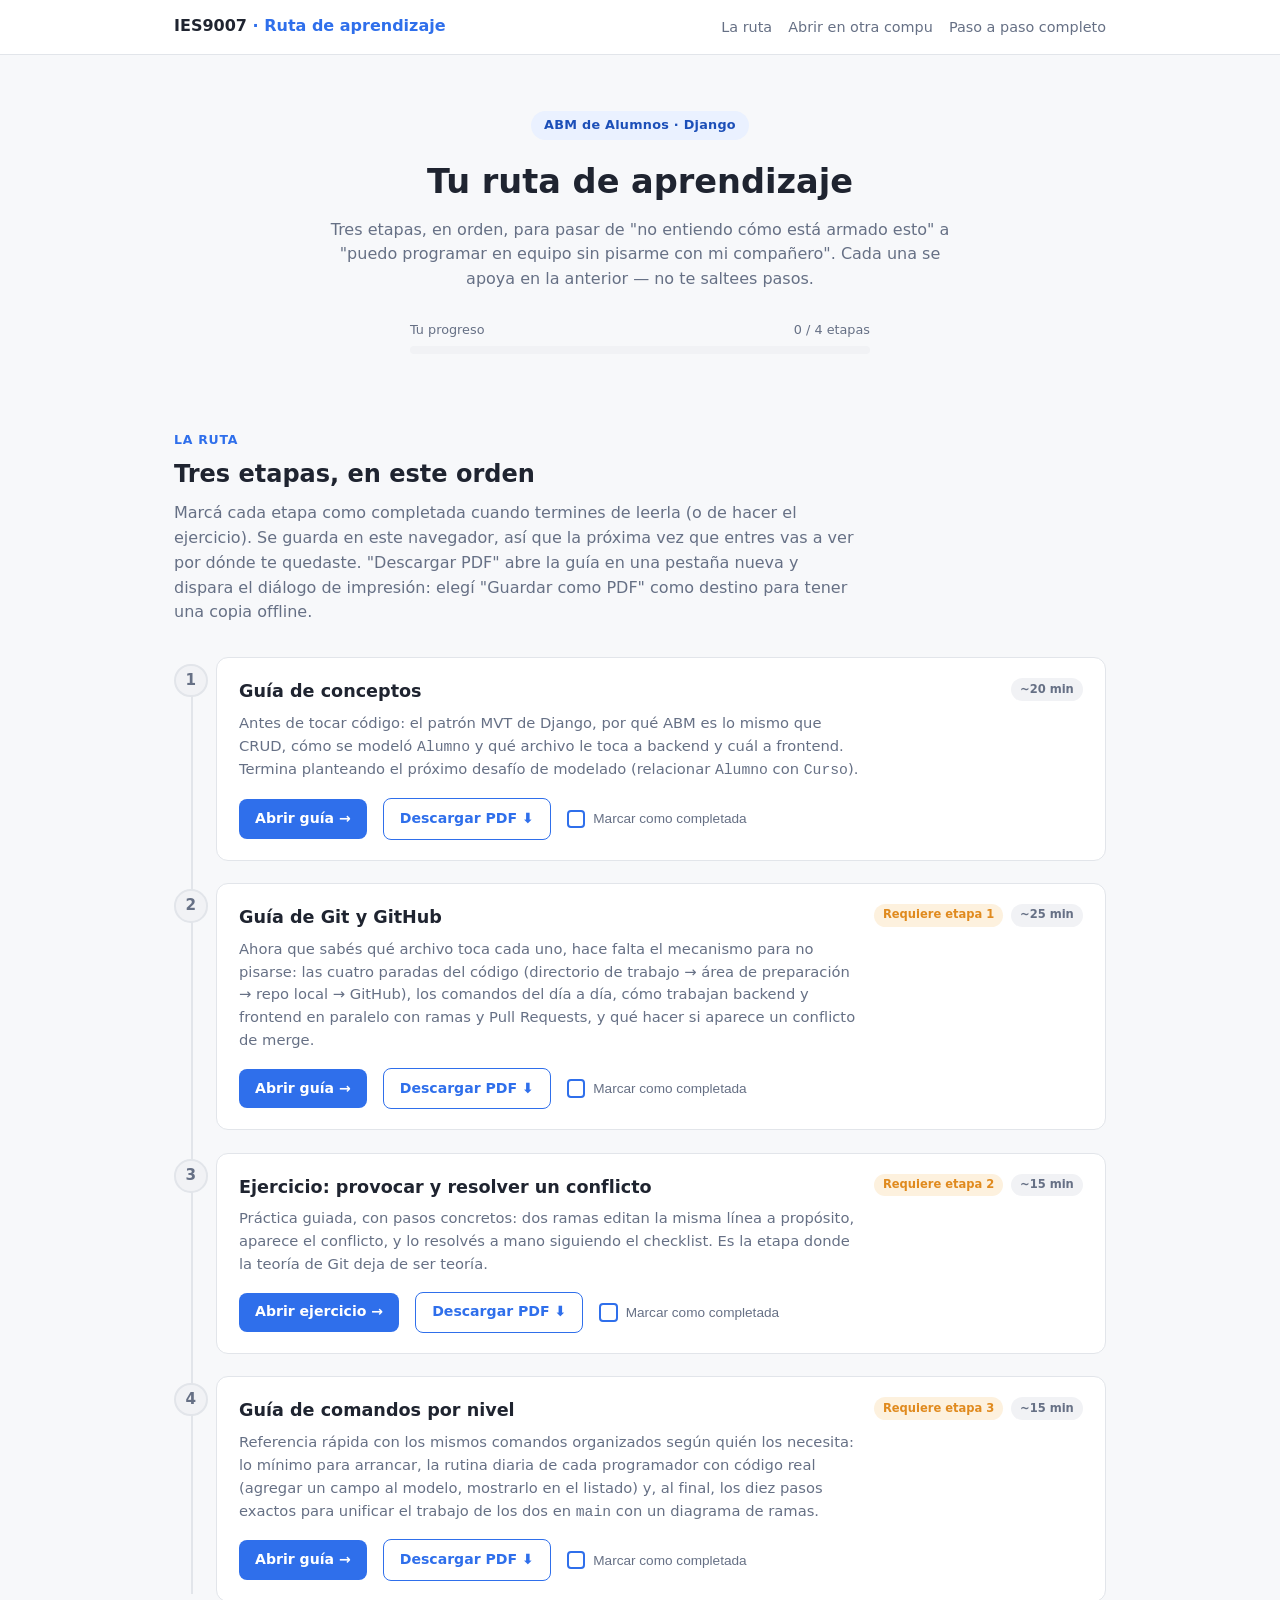
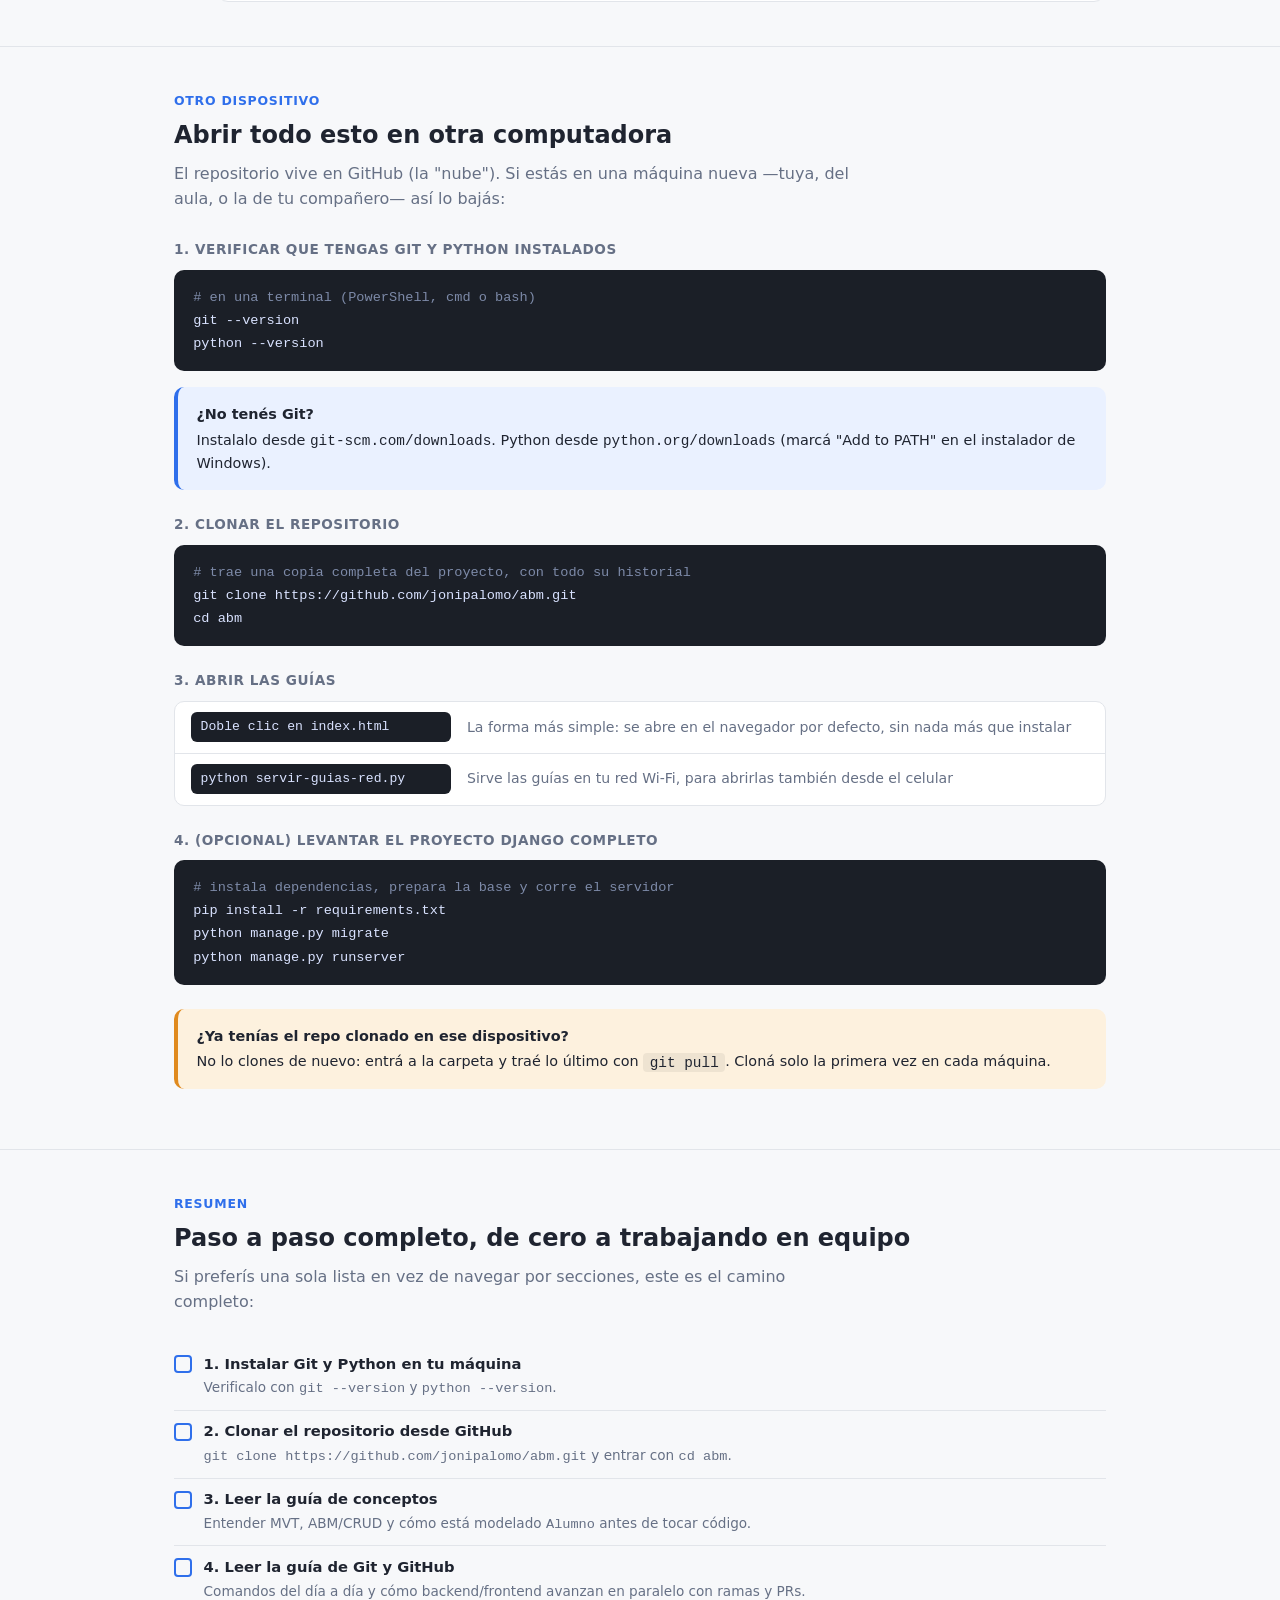
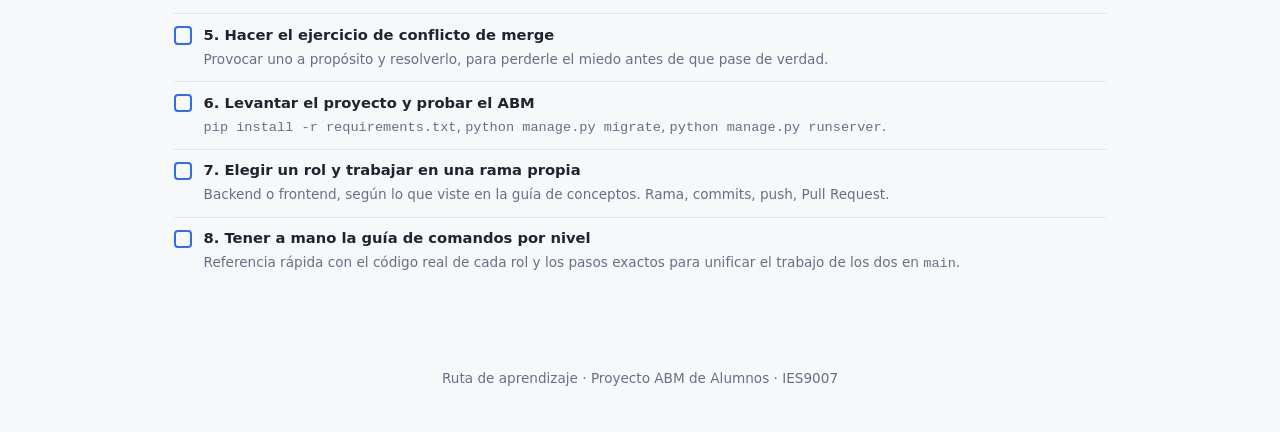
<file: index.html>
<!DOCTYPE html>
<html lang="es">
<head>
<meta charset="UTF-8">
<meta name="viewport" content="width=device-width, initial-scale=1.0">
<title>Ruta de aprendizaje · ABM de Alumnos</title>
<style>
  :root {
    --azul: #2f6feb;
    --azul-osc: #1c4fb8;
    --azul-claro: #eaf1ff;
    --verde: #1e9e5a;
    --verde-claro: #e6f6ee;
    --naranja: #e08a1e;
    --naranja-claro: #fdf1de;
    --violeta: #7c4fd6;
    --violeta-claro: #f2ecfc;
    --rojo: #d64545;
    --rojo-claro: #fbeaea;
    --gris: #667085;
    --gris-claro: #f1f2f5;
    --texto: #1f2430;
    --borde: #e2e5ea;
    --fondo: #f7f8fa;
    --tarjeta: #ffffff;
    --oscuro: #1b1f27;
  }

  * { box-sizing: border-box; }
  html { scroll-behavior: smooth; }

  body {
    margin: 0;
    font-family: system-ui, -apple-system, "Segoe UI", Arial, sans-serif;
    color: var(--texto);
    background: var(--fondo);
    line-height: 1.55;
  }

  .wrap { max-width: 980px; margin: 0 auto; padding: 0 1.5rem; }

  /* ---------- NAV ---------- */
  nav.topnav {
    position: sticky; top: 0; z-index: 10;
    background: var(--tarjeta);
    border-bottom: 1px solid var(--borde);
  }
  .topnav .wrap {
    display: flex; align-items: center; justify-content: space-between;
    padding: 0.9rem 1.5rem; gap: 1rem; flex-wrap: wrap;
  }
  .topnav .brand { font-weight: 700; color: var(--texto); }
  .topnav .brand span { color: var(--azul); }
  .topnav .links { display: flex; gap: 1rem; flex-wrap: wrap; font-size: 0.9rem; }
  .topnav .links a { color: var(--gris); text-decoration: none; }
  .topnav .links a:hover { color: var(--azul); }

  /* ---------- HERO ---------- */
  header.hero { padding: 3.5rem 0 2rem; text-align: center; }
  header.hero .kicker {
    display: inline-block; background: var(--azul-claro); color: var(--azul-osc);
    padding: 0.3rem 0.8rem; border-radius: 999px;
    font-size: 0.8rem; font-weight: 600; letter-spacing: 0.02em; margin-bottom: 1rem;
  }
  header.hero h1 { font-size: 2.1rem; margin: 0 0 0.6rem; }
  header.hero p { color: var(--gris); max-width: 640px; margin: 0 auto; }

  /* ---------- PROGRESS BAR ---------- */
  .progreso-wrap { max-width: 460px; margin: 1.75rem auto 0; }
  .progreso-label {
    display: flex; justify-content: space-between; font-size: 0.8rem;
    color: var(--gris); margin-bottom: 0.4rem;
  }
  .progreso-track {
    height: 8px; border-radius: 999px; background: var(--gris-claro); overflow: hidden;
  }
  .progreso-fill {
    height: 100%; width: 0%; background: var(--verde); border-radius: 999px;
    transition: width 0.35s ease;
  }

  /* ---------- SECTIONS ---------- */
  section { padding: 2.75rem 0; border-top: 1px solid var(--borde); }
  section:first-of-type { border-top: none; }
  .eyebrow {
    font-size: 0.78rem; font-weight: 700; text-transform: uppercase;
    letter-spacing: 0.06em; color: var(--azul); margin: 0 0 0.4rem;
  }
  h2.title { font-size: 1.5rem; margin: 0 0 0.5rem; }
  .lead { color: var(--gris); max-width: 680px; margin: 0 0 1.75rem; }

  /* ---------- RUTA (etapas) ---------- */
  .ruta { position: relative; margin: 2rem 0 0; padding-left: 2.6rem; }
  .ruta::before {
    content: ""; position: absolute; left: 1.05rem; top: 0.5rem; bottom: 0.5rem;
    width: 2px; background: var(--borde);
  }
  .etapa { position: relative; margin-bottom: 1.4rem; }
  .etapa:last-child { margin-bottom: 0; }
  .etapa .num {
    position: absolute; left: -2.6rem; top: 0.4rem; width: 2.1rem; height: 2.1rem;
    border-radius: 50%; background: var(--gris-claro); color: var(--gris);
    display: flex; align-items: center; justify-content: center;
    font-size: 0.95rem; font-weight: 700; border: 2px solid var(--borde);
    transition: all 0.2s ease;
  }
  .etapa.hecha .num { background: var(--verde); color: #fff; border-color: var(--verde); }

  .etapa-card {
    background: var(--tarjeta); border: 1px solid var(--borde); border-radius: 12px;
    padding: 1.25rem 1.4rem;
  }
  .etapa.hecha .etapa-card { border-color: var(--verde); }
  .etapa-top {
    display: flex; align-items: flex-start; justify-content: space-between;
    gap: 1rem; flex-wrap: wrap; margin-bottom: 0.4rem;
  }
  .etapa-top h3 { margin: 0; font-size: 1.1rem; }
  .etapa-meta { display: flex; gap: 0.5rem; flex-wrap: wrap; align-items: center; }
  .pill {
    font-size: 0.72rem; font-weight: 700; padding: 0.15rem 0.55rem;
    border-radius: 999px; white-space: nowrap;
  }
  .pill.tiempo { background: var(--gris-claro); color: var(--gris); }
  .pill.prereq { background: var(--naranja-claro); color: var(--naranja); }
  .etapa p.desc { margin: 0 0 1rem; color: var(--gris); font-size: 0.92rem; max-width: 620px; }
  .etapa-acciones { display: flex; align-items: center; gap: 1rem; flex-wrap: wrap; }
  .btn {
    display: inline-flex; align-items: center; gap: 0.4rem;
    background: var(--azul); color: #fff; text-decoration: none;
    font-size: 0.88rem; font-weight: 600; padding: 0.55rem 1rem; border-radius: 8px;
    border: none; cursor: pointer;
  }
  .btn:hover { background: var(--azul-osc); }
  .btn-outline {
    background: none; color: var(--azul); border: 1.5px solid var(--azul);
  }
  .btn-outline:hover { background: var(--azul-claro); }
  .marcar {
    display: inline-flex; align-items: center; gap: 0.5rem; cursor: pointer;
    font-size: 0.85rem; color: var(--gris); user-select: none; background: none; border: none;
    padding: 0;
  }
  .marcar .box {
    width: 1.15rem; height: 1.15rem; border: 2px solid var(--azul); border-radius: 4px;
    flex: 0 0 auto; display: flex; align-items: center; justify-content: center;
    font-size: 0.75rem; color: #fff; font-weight: 700;
  }
  .etapa.hecha .marcar .box { background: var(--verde); border-color: var(--verde); }
  .etapa.hecha .marcar .box::after { content: "✓"; }
  .etapa.hecha .marcar span.txt { color: var(--verde); font-weight: 600; }

  /* ---------- COMMAND BLOCKS ---------- */
  .cmd-group { margin-bottom: 1.5rem; }
  .cmd-group h3 {
    font-size: 0.85rem; text-transform: uppercase; letter-spacing: 0.04em;
    color: var(--gris); margin: 0 0 0.6rem;
  }
  pre.cmd {
    background: var(--oscuro); color: #d9e2ff; border-radius: 10px;
    padding: 1rem 1.2rem; font-family: "Consolas", "SF Mono", monospace;
    font-size: 0.85rem; overflow-x: auto; margin: 0 0 0.5rem; line-height: 1.7;
  }
  pre.cmd .com { color: #7d8aa8; }
  .cmd-table { border: 1px solid var(--borde); border-radius: 10px; background: var(--tarjeta); overflow: hidden; }
  .cmd-row {
    display: flex; align-items: center; gap: 1rem;
    padding: 0.65rem 1rem; border-top: 1px solid var(--borde); flex-wrap: wrap;
  }
  .cmd-row:first-child { border-top: none; }
  .cmd-row code {
    font-family: "Consolas", "SF Mono", monospace; background: var(--oscuro); color: #d9e2ff;
    padding: 0.3rem 0.6rem; border-radius: 6px; font-size: 0.82rem; min-width: 260px;
  }
  .cmd-row .desc { color: var(--gris); font-size: 0.88rem; flex: 1; }

  /* ---------- TIP BOXES ---------- */
  .tip {
    border-radius: 10px; padding: 1rem 1.15rem; margin: 1rem 0;
    border-left: 4px solid var(--azul); background: var(--azul-claro);
    font-size: 0.9rem;
  }
  .tip.warn { border-left-color: var(--naranja); background: var(--naranja-claro); }
  .tip strong { display: block; margin-bottom: 0.2rem; }

  /* ---------- CHECKLIST ---------- */
  .checklist { list-style: none; padding: 0; margin: 1.25rem 0 0; }
  .checklist li {
    display: flex; gap: 0.7rem; align-items: flex-start;
    padding: 0.6rem 0; border-top: 1px solid var(--borde);
  }
  .checklist li:first-child { border-top: none; }
  .checklist .box {
    flex: 0 0 auto; width: 1.15rem; height: 1.15rem; border: 2px solid var(--azul);
    border-radius: 4px; margin-top: 0.15rem;
  }
  .checklist .txt strong { display: block; font-size: 0.92rem; }
  .checklist .txt span { color: var(--gris); font-size: 0.85rem; }

  footer { text-align: center; color: var(--gris); font-size: 0.85rem; padding: 2.5rem 0 3rem; }
</style>
</head>
<body>

<nav class="topnav">
  <div class="wrap">
    <div class="brand">IES9007 <span>· Ruta de aprendizaje</span></div>
    <div class="links">
      <a href="#ruta">La ruta</a>
      <a href="#otro-dispositivo">Abrir en otra compu</a>
      <a href="#paso-a-paso">Paso a paso completo</a>
    </div>
  </div>
</nav>

<header class="hero">
  <div class="wrap">
    <span class="kicker">ABM de Alumnos · Django</span>
    <h1>Tu ruta de aprendizaje</h1>
    <p>Tres etapas, en orden, para pasar de "no entiendo cómo está armado esto" a
       "puedo programar en equipo sin pisarme con mi compañero". Cada una se apoya
       en la anterior — no te saltees pasos.</p>

    <div class="progreso-wrap">
      <div class="progreso-label">
        <span>Tu progreso</span>
        <span id="progreso-texto">0 / 3 etapas</span>
      </div>
      <div class="progreso-track"><div class="progreso-fill" id="progreso-fill"></div></div>
    </div>
  </div>
</header>

<section id="ruta">
  <div class="wrap">
    <p class="eyebrow">La ruta</p>
    <h2 class="title">Tres etapas, en este orden</h2>
    <p class="lead">Marcá cada etapa como completada cuando termines de leerla (o de
       hacer el ejercicio). Se guarda en este navegador, así que la próxima vez que
       entres vas a ver por dónde te quedaste. "Descargar PDF" abre la guía en una
       pestaña nueva y dispara el diálogo de impresión: elegí "Guardar como PDF"
       como destino para tener una copia offline.</p>

    <div class="ruta">
      <div class="etapa" data-etapa="1">
        <div class="num">1</div>
        <div class="etapa-card">
          <div class="etapa-top">
            <h3>Guía de conceptos</h3>
            <div class="etapa-meta">
              <span class="pill tiempo">~20 min</span>
            </div>
          </div>
          <p class="desc">
            Antes de tocar código: el patrón MVT de Django, por qué ABM es lo mismo
            que CRUD, cómo se modeló <code>Alumno</code> y qué archivo le toca a
            backend y cuál a frontend. Termina planteando el próximo desafío de
            modelado (relacionar <code>Alumno</code> con <code>Curso</code>).
          </p>
          <div class="etapa-acciones">
            <a class="btn" href="guia-conceptos.html">Abrir guía →</a>
            <a class="btn btn-outline" href="guia-conceptos.html?pdf=1" target="_blank" rel="noopener" title="Abre la guía en una pestaña nueva y dispara el diálogo de impresión: elegí &quot;Guardar como PDF&quot; como destino.">Descargar PDF ⬇</a>
            <button class="marcar" data-marcar="1"><span class="box"></span><span class="txt">Marcar como completada</span></button>
          </div>
        </div>
      </div>

      <div class="etapa" data-etapa="2">
        <div class="num">2</div>
        <div class="etapa-card">
          <div class="etapa-top">
            <h3>Guía de Git y GitHub</h3>
            <div class="etapa-meta">
              <span class="pill prereq">Requiere etapa 1</span>
              <span class="pill tiempo">~25 min</span>
            </div>
          </div>
          <p class="desc">
            Ahora que sabés qué archivo toca cada uno, hace falta el mecanismo para
            no pisarse: las cuatro paradas del código (directorio de trabajo → área
            de preparación → repo local → GitHub), los comandos del día a día, cómo
            trabajan backend y frontend en paralelo con ramas y Pull Requests, y qué
            hacer si aparece un conflicto de merge.
          </p>
          <div class="etapa-acciones">
            <a class="btn" href="guia-github.html">Abrir guía →</a>
            <a class="btn btn-outline" href="guia-github.html?pdf=1" target="_blank" rel="noopener" title="Abre la guía en una pestaña nueva y dispara el diálogo de impresión: elegí &quot;Guardar como PDF&quot; como destino.">Descargar PDF ⬇</a>
            <button class="marcar" data-marcar="2"><span class="box"></span><span class="txt">Marcar como completada</span></button>
          </div>
        </div>
      </div>

      <div class="etapa" data-etapa="3">
        <div class="num">3</div>
        <div class="etapa-card">
          <div class="etapa-top">
            <h3>Ejercicio: provocar y resolver un conflicto</h3>
            <div class="etapa-meta">
              <span class="pill prereq">Requiere etapa 2</span>
              <span class="pill tiempo">~15 min</span>
            </div>
          </div>
          <p class="desc">
            Práctica guiada, con pasos concretos: dos ramas editan la misma línea a
            propósito, aparece el conflicto, y lo resolvés a mano siguiendo el
            checklist. Es la etapa donde la teoría de Git deja de ser teoría.
          </p>
          <div class="etapa-acciones">
            <a class="btn" href="ejercicio-conflicto.html">Abrir ejercicio →</a>
            <a class="btn btn-outline" href="ejercicio-conflicto.html?pdf=1" target="_blank" rel="noopener" title="Abre la guía en una pestaña nueva y dispara el diálogo de impresión: elegí &quot;Guardar como PDF&quot; como destino.">Descargar PDF ⬇</a>
            <button class="marcar" data-marcar="3"><span class="box"></span><span class="txt">Marcar como completada</span></button>
          </div>
        </div>
      </div>

      <div class="etapa" data-etapa="4">
        <div class="num">4</div>
        <div class="etapa-card">
          <div class="etapa-top">
            <h3>Guía de comandos por nivel</h3>
            <div class="etapa-meta">
              <span class="pill prereq">Requiere etapa 3</span>
              <span class="pill tiempo">~15 min</span>
            </div>
          </div>
          <p class="desc">
            Referencia rápida con los mismos comandos organizados según quién los
            necesita: lo mínimo para arrancar, la rutina diaria de cada
            programador con código real (agregar un campo al modelo, mostrarlo en
            el listado) y, al final, los diez pasos exactos para unificar el
            trabajo de los dos en <code>main</code> con un diagrama de ramas.
          </p>
          <div class="etapa-acciones">
            <a class="btn" href="guia-comandos.html">Abrir guía →</a>
            <a class="btn btn-outline" href="guia-comandos.html?pdf=1" target="_blank" rel="noopener" title="Abre la guía en una pestaña nueva y dispara el diálogo de impresión: elegí &quot;Guardar como PDF&quot; como destino.">Descargar PDF ⬇</a>
            <button class="marcar" data-marcar="4"><span class="box"></span><span class="txt">Marcar como completada</span></button>
          </div>
        </div>
      </div>
    </div>
  </div>
</section>

<section id="otro-dispositivo">
  <div class="wrap">
    <p class="eyebrow">Otro dispositivo</p>
    <h2 class="title">Abrir todo esto en otra computadora</h2>
    <p class="lead">El repositorio vive en GitHub (la "nube"). Si estás en una
       máquina nueva —tuya, del aula, o la de tu compañero— así lo bajás:</p>

    <div class="cmd-group">
      <h3>1. Verificar que tengas Git y Python instalados</h3>
      <pre class="cmd"><span class="com"># en una terminal (PowerShell, cmd o bash)</span>
git --version
python --version</pre>
      <div class="tip">
        <strong>¿No tenés Git?</strong>
        Instalalo desde <code>git-scm.com/downloads</code>. Python desde
        <code>python.org/downloads</code> (marcá "Add to PATH" en el instalador de Windows).
      </div>
    </div>

    <div class="cmd-group">
      <h3>2. Clonar el repositorio</h3>
      <pre class="cmd"><span class="com"># trae una copia completa del proyecto, con todo su historial</span>
git clone https://github.com/jonipalomo/abm.git
cd abm</pre>
    </div>

    <div class="cmd-group">
      <h3>3. Abrir las guías</h3>
      <div class="cmd-table">
        <div class="cmd-row">
          <code>Doble clic en index.html</code>
          <span class="desc">La forma más simple: se abre en el navegador por defecto, sin nada más que instalar</span>
        </div>
        <div class="cmd-row">
          <code>python servir-guias-red.py</code>
          <span class="desc">Sirve las guías en tu red Wi-Fi, para abrirlas también desde el celular</span>
        </div>
      </div>
    </div>

    <div class="cmd-group">
      <h3>4. (Opcional) Levantar el proyecto Django completo</h3>
      <pre class="cmd"><span class="com"># instala dependencias, prepara la base y corre el servidor</span>
pip install -r requirements.txt
python manage.py migrate
python manage.py runserver</pre>
    </div>

    <div class="tip warn">
      <strong>¿Ya tenías el repo clonado en ese dispositivo?</strong>
      No lo clones de nuevo: entrá a la carpeta y traé lo último con
      <code style="font-family:'Consolas','SF Mono',monospace;background:rgba(0,0,0,0.06);padding:0.1rem 0.4rem;border-radius:4px;">git pull</code>.
      Cloná solo la primera vez en cada máquina.
    </div>
  </div>
</section>

<section id="paso-a-paso">
  <div class="wrap">
    <p class="eyebrow">Resumen</p>
    <h2 class="title">Paso a paso completo, de cero a trabajando en equipo</h2>
    <p class="lead">Si preferís una sola lista en vez de navegar por secciones,
       este es el camino completo:</p>

    <ul class="checklist">
      <li>
        <div class="box"></div>
        <div class="txt">
          <strong>1. Instalar Git y Python en tu máquina</strong>
          <span>Verificalo con <code>git --version</code> y <code>python --version</code>.</span>
        </div>
      </li>
      <li>
        <div class="box"></div>
        <div class="txt">
          <strong>2. Clonar el repositorio desde GitHub</strong>
          <span><code>git clone https://github.com/jonipalomo/abm.git</code> y entrar con <code>cd abm</code>.</span>
        </div>
      </li>
      <li>
        <div class="box"></div>
        <div class="txt">
          <strong>3. Leer la guía de conceptos</strong>
          <span>Entender MVT, ABM/CRUD y cómo está modelado <code>Alumno</code> antes de tocar código.</span>
        </div>
      </li>
      <li>
        <div class="box"></div>
        <div class="txt">
          <strong>4. Leer la guía de Git y GitHub</strong>
          <span>Comandos del día a día y cómo backend/frontend avanzan en paralelo con ramas y PRs.</span>
        </div>
      </li>
      <li>
        <div class="box"></div>
        <div class="txt">
          <strong>5. Hacer el ejercicio de conflicto de merge</strong>
          <span>Provocar uno a propósito y resolverlo, para perderle el miedo antes de que pase de verdad.</span>
        </div>
      </li>
      <li>
        <div class="box"></div>
        <div class="txt">
          <strong>6. Levantar el proyecto y probar el ABM</strong>
          <span><code>pip install -r requirements.txt</code>, <code>python manage.py migrate</code>, <code>python manage.py runserver</code>.</span>
        </div>
      </li>
      <li>
        <div class="box"></div>
        <div class="txt">
          <strong>7. Elegir un rol y trabajar en una rama propia</strong>
          <span>Backend o frontend, según lo que viste en la guía de conceptos. Rama, commits, push, Pull Request.</span>
        </div>
      </li>
      <li>
        <div class="box"></div>
        <div class="txt">
          <strong>8. Tener a mano la guía de comandos por nivel</strong>
          <span>Referencia rápida con el código real de cada rol y los pasos exactos para unificar el trabajo de los dos en <code>main</code>.</span>
        </div>
      </li>
    </ul>
  </div>
</section>

<footer>
  <div class="wrap">
    Ruta de aprendizaje · Proyecto ABM de Alumnos · IES9007
  </div>
</footer>

<script>
(function () {
  var CLAVE = "abm-ruta-progreso";
  var etapas = document.querySelectorAll(".etapa");
  var total = etapas.length;

  function leer() {
    try {
      return JSON.parse(localStorage.getItem(CLAVE) || "[]");
    } catch (e) {
      return [];
    }
  }

  function guardar(lista) {
    try {
      localStorage.setItem(CLAVE, JSON.stringify(lista));
    } catch (e) {}
  }

  function pintar() {
    var completadas = leer();
    etapas.forEach(function (etapa) {
      var id = etapa.getAttribute("data-etapa");
      etapa.classList.toggle("hecha", completadas.indexOf(id) !== -1);
    });
    var pct = total ? Math.round((completadas.length / total) * 100) : 0;
    document.getElementById("progreso-fill").style.width = pct + "%";
    document.getElementById("progreso-texto").textContent = completadas.length + " / " + total + " etapas";
  }

  document.querySelectorAll("[data-marcar]").forEach(function (btn) {
    btn.addEventListener("click", function () {
      var id = btn.getAttribute("data-marcar");
      var completadas = leer();
      var i = completadas.indexOf(id);
      if (i === -1) completadas.push(id); else completadas.splice(i, 1);
      guardar(completadas);
      pintar();
    });
  });

  pintar();
})();
</script>

</body>
</html>
</file>
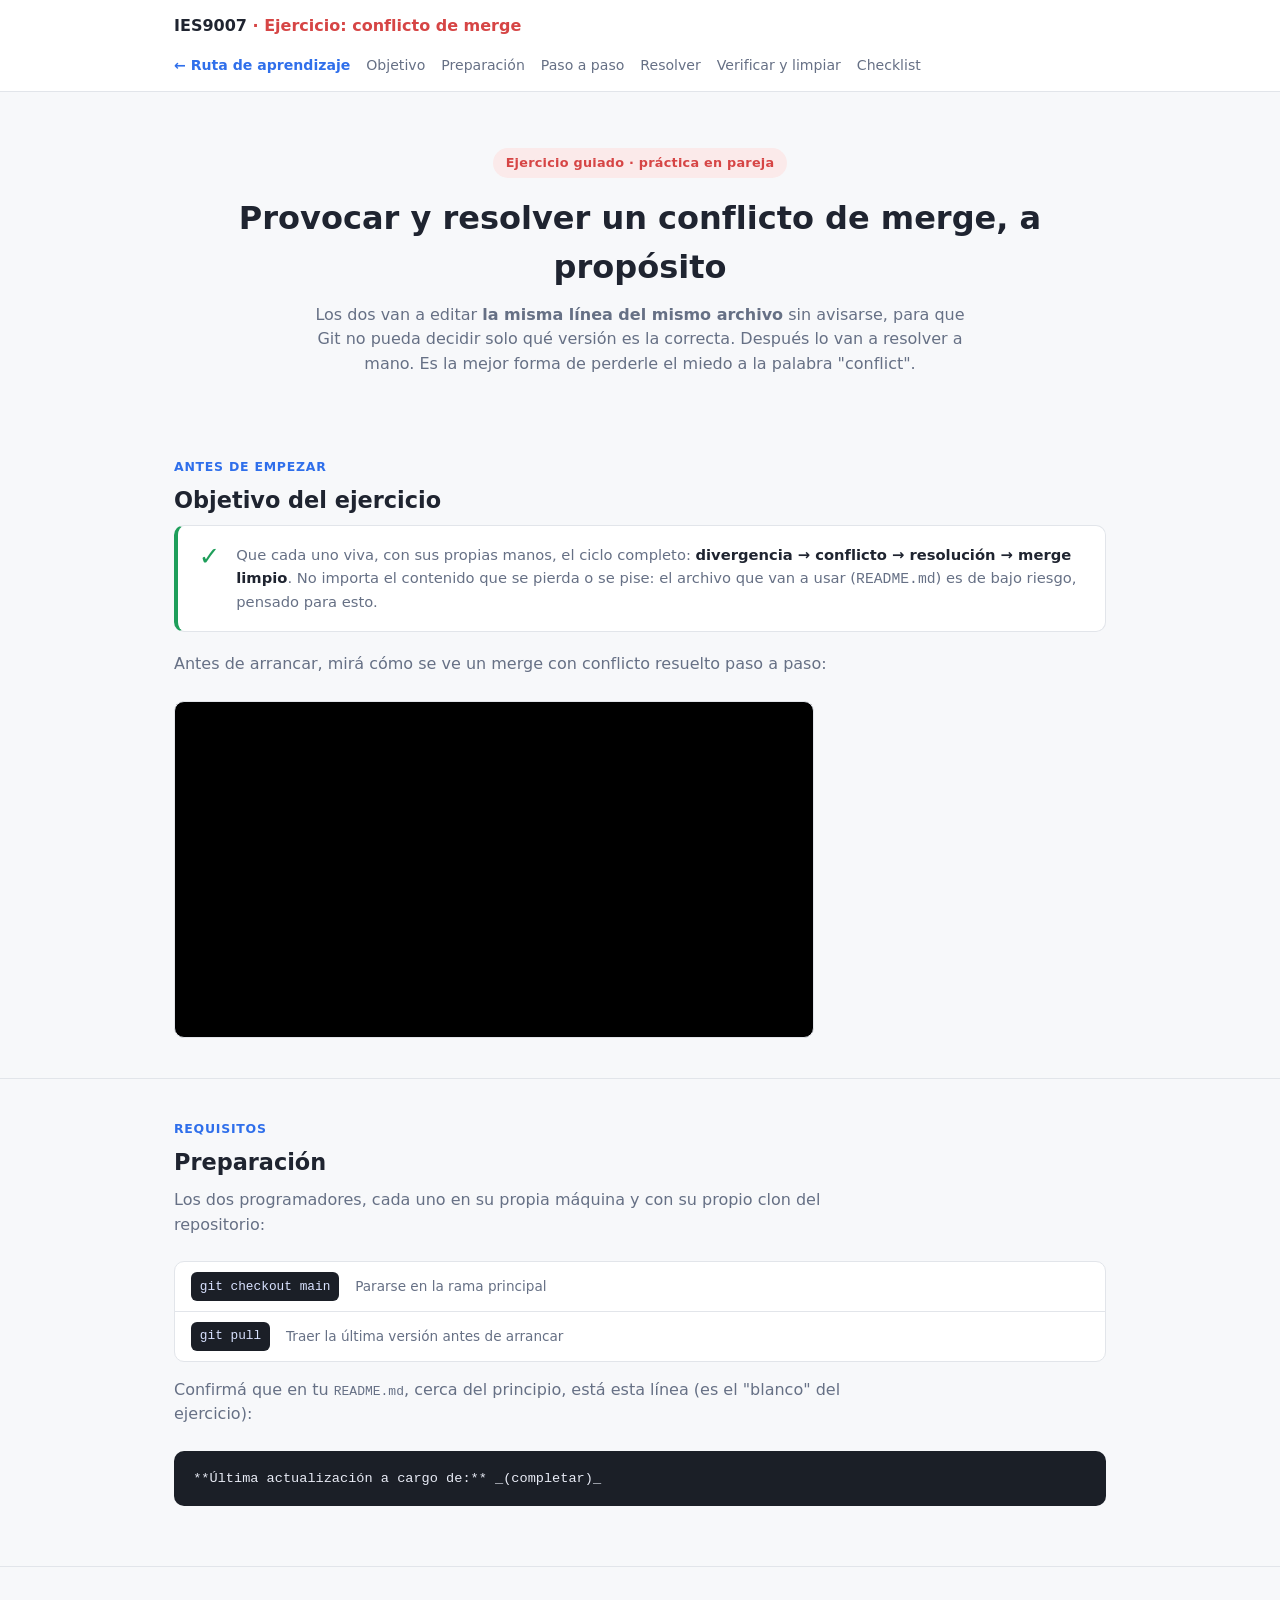
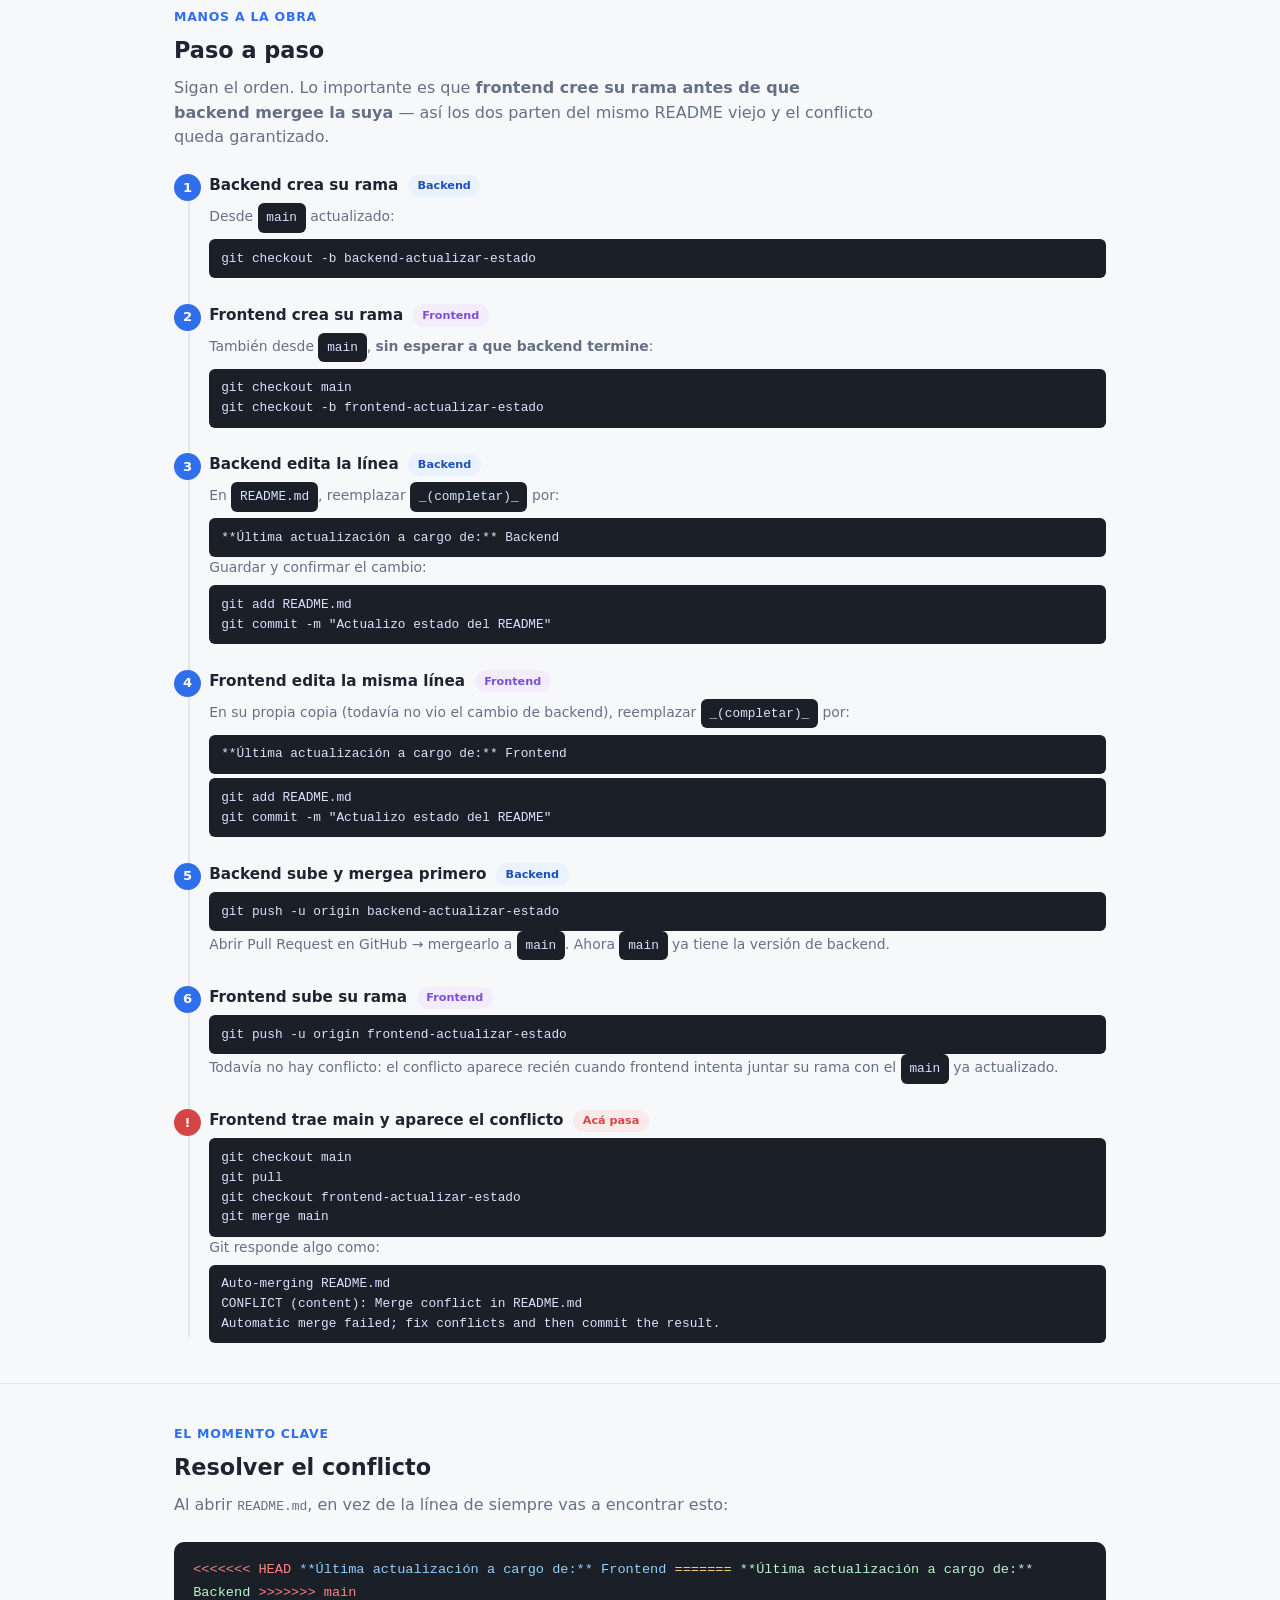
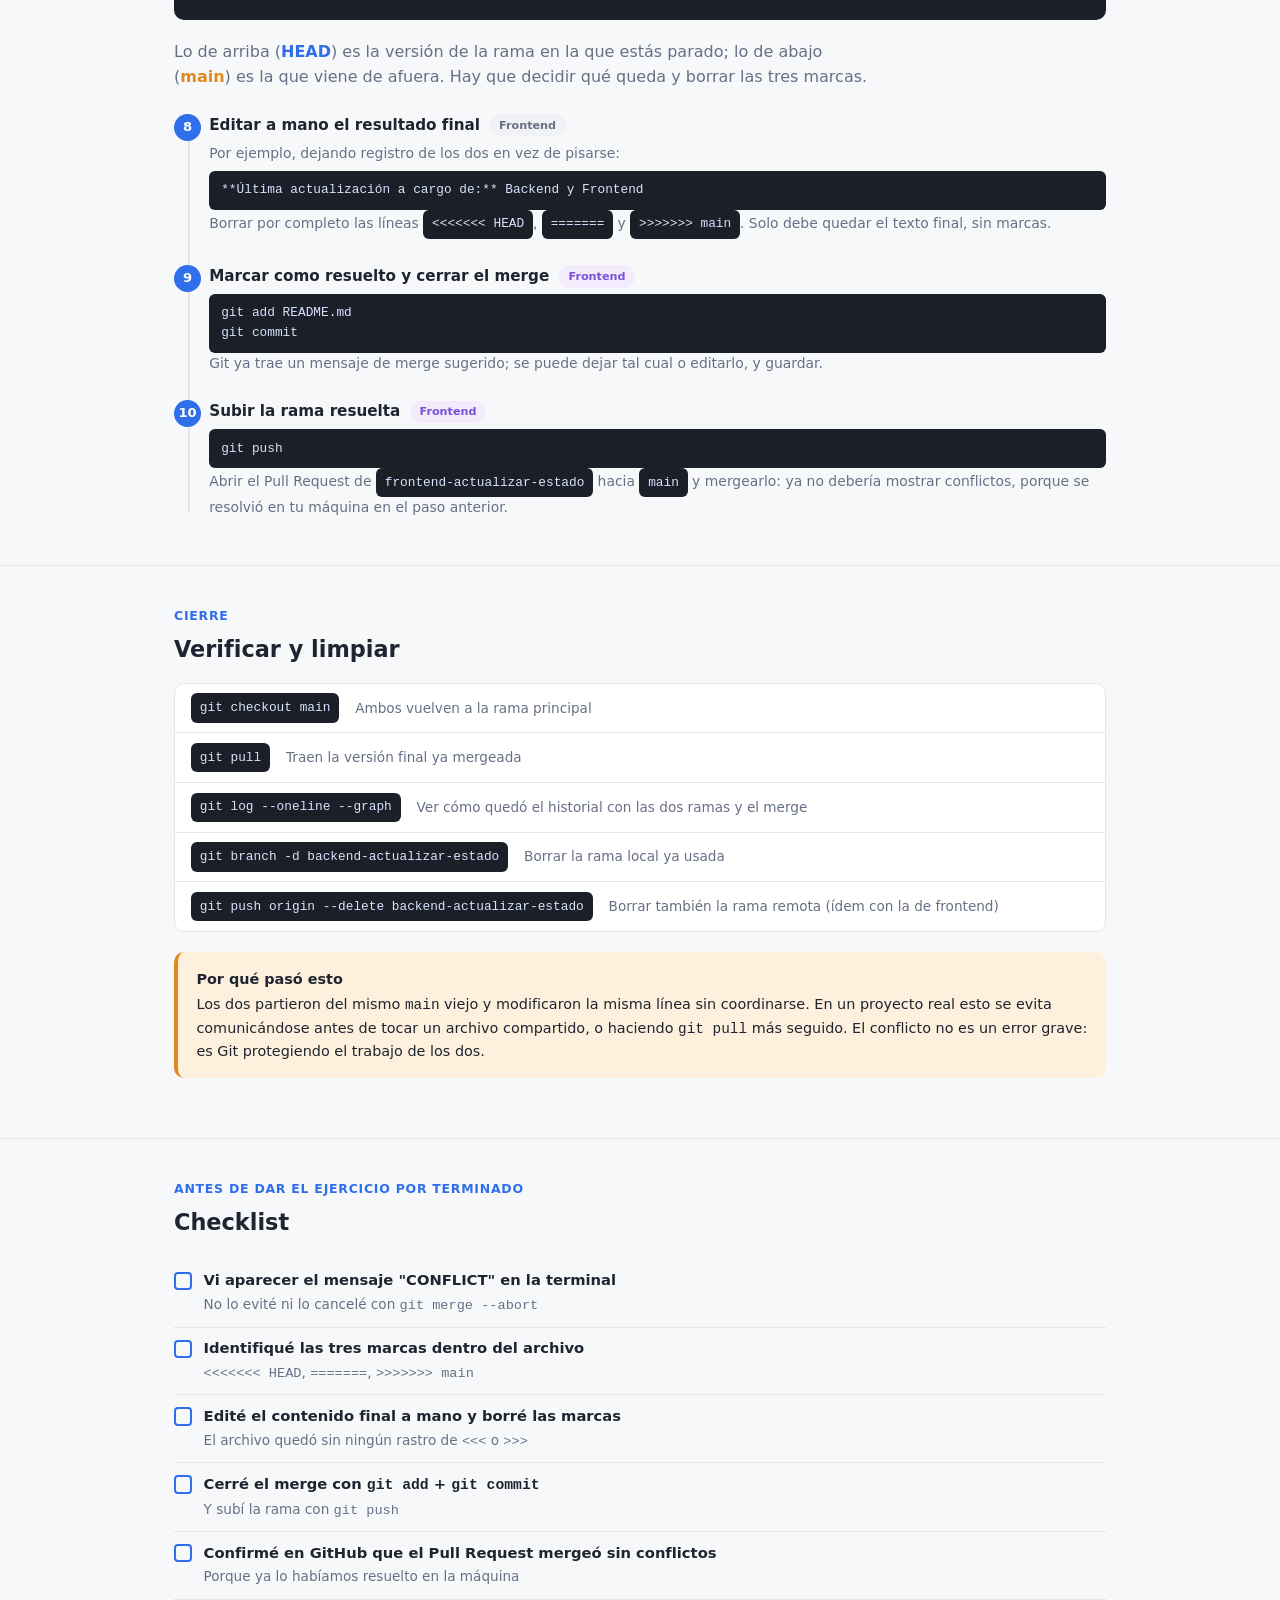
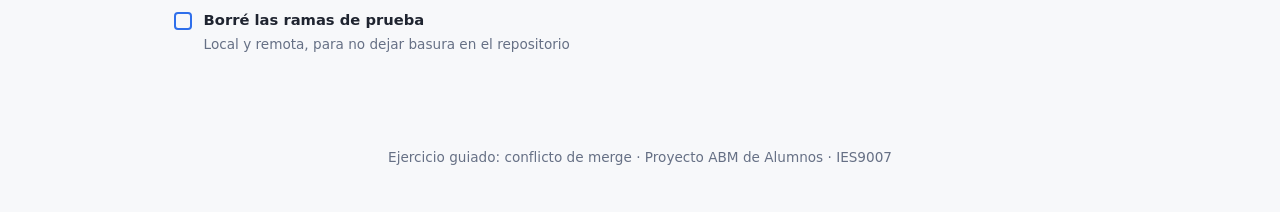
<file: ejercicio-conflicto.html>
<!DOCTYPE html>
<html lang="es">
<head>
<meta charset="UTF-8">
<meta name="viewport" content="width=device-width, initial-scale=1.0">
<title>Ejercicio: conflicto de merge · ABM de Alumnos</title>
<style>
  :root {
    --azul: #2f6feb; --azul-osc: #1c4fb8; --azul-claro: #eaf1ff;
    --verde: #1e9e5a; --verde-claro: #e6f6ee;
    --naranja: #e08a1e; --naranja-claro: #fdf1de;
    --violeta: #7c4fd6; --violeta-claro: #f2ecfc;
    --rojo: #d64545; --rojo-claro: #fbeaea;
    --gris: #667085; --gris-claro: #f1f2f5;
    --texto: #1f2430; --borde: #e2e5ea; --fondo: #f7f8fa; --tarjeta: #ffffff;
    --oscuro: #1b1f27;
  }
  * { box-sizing: border-box; }
  html { scroll-behavior: smooth; }
  body {
    margin: 0; font-family: system-ui, -apple-system, "Segoe UI", Arial, sans-serif;
    color: var(--texto); background: var(--fondo); line-height: 1.55;
  }
  .wrap { max-width: 980px; margin: 0 auto; padding: 0 1.5rem; }

  nav.topnav { position: sticky; top: 0; z-index: 10; background: var(--tarjeta); border-bottom: 1px solid var(--borde); }
  .topnav .wrap { display: flex; align-items: center; justify-content: space-between; padding: 0.9rem 1.5rem; gap: 1rem; flex-wrap: wrap; }
  .topnav .brand { font-weight: 700; color: var(--texto); }
  .topnav .brand span { color: var(--rojo); }
  .topnav .links { display: flex; gap: 1rem; flex-wrap: wrap; font-size: 0.88rem; }
  .topnav .links a { color: var(--gris); text-decoration: none; }
  .topnav .links a:hover { color: var(--azul); }
  .topnav .links a.volver { color: var(--azul); font-weight: 700; }

  @media print {
    nav.topnav { display: none; }
  }

  header.hero { padding: 3.5rem 0 2.5rem; text-align: center; }
  header.hero .kicker {
    display: inline-block; background: var(--rojo-claro); color: var(--rojo);
    padding: 0.3rem 0.8rem; border-radius: 999px; font-size: 0.8rem; font-weight: 600;
    letter-spacing: 0.02em; margin-bottom: 1rem;
  }
  header.hero h1 { font-size: 2rem; margin: 0 0 0.6rem; }
  header.hero p { color: var(--gris); max-width: 660px; margin: 0 auto; }

  section { padding: 2.5rem 0; border-top: 1px solid var(--borde); }
  section:first-of-type { border-top: none; }
  .eyebrow { font-size: 0.78rem; font-weight: 700; text-transform: uppercase; letter-spacing: 0.06em; color: var(--azul); margin: 0 0 0.4rem; }
  h2.title { font-size: 1.4rem; margin: 0 0 0.5rem; }
  .lead { color: var(--gris); max-width: 700px; margin: 0 0 1.5rem; }

  .goal-box {
    display: flex; gap: 1rem; background: var(--tarjeta); border: 1px solid var(--borde);
    border-left: 4px solid var(--verde); border-radius: 10px; padding: 1.1rem 1.3rem;
  }
  .goal-box .num { font-size: 1.6rem; font-weight: 800; color: var(--verde); line-height: 1; }
  .goal-box p { margin: 0; color: var(--gris); font-size: 0.92rem; }
  .goal-box strong { color: var(--texto); }

  .cmd-table { border: 1px solid var(--borde); border-radius: 10px; background: var(--tarjeta); overflow: hidden; margin: 1rem 0; }
  .cmd-row { display: flex; align-items: center; gap: 1rem; padding: 0.6rem 1rem; border-top: 1px solid var(--borde); flex-wrap: wrap; }
  .cmd-row:first-child { border-top: none; }
  .cmd-row code { font-family: "Consolas","SF Mono",monospace; background: var(--oscuro); color: #d9e2ff; padding: 0.3rem 0.55rem; border-radius: 6px; font-size: 0.8rem; }
  .cmd-row .desc { color: var(--gris); font-size: 0.85rem; flex: 1; }

  .badge {
    display: inline-block; font-size: 0.7rem; font-weight: 700; padding: 0.15rem 0.6rem;
    border-radius: 999px; white-space: nowrap;
  }
  .badge.backend { background: var(--azul-claro); color: var(--azul-osc); }
  .badge.frontend { background: var(--violeta-claro); color: var(--violeta); }
  .badge.ambos { background: var(--gris-claro); color: var(--gris); }
  .badge.conflicto { background: var(--rojo-claro); color: var(--rojo); }

  .timeline { position: relative; margin: 1.5rem 0 0; padding-left: 2.2rem; }
  .timeline::before { content: ""; position: absolute; left: 0.85rem; top: 0.4rem; bottom: 0.4rem; width: 2px; background: var(--borde); }
  .tl-step { position: relative; margin-bottom: 1.6rem; }
  .tl-step:last-child { margin-bottom: 0; }
  .tl-step .num {
    position: absolute; left: -2.2rem; top: 0; width: 1.7rem; height: 1.7rem; border-radius: 50%;
    background: var(--azul); color: #fff; display: flex; align-items: center; justify-content: center;
    font-size: 0.82rem; font-weight: 700;
  }
  .tl-step.conflicto .num { background: var(--rojo); }
  .tl-step .head { display: flex; align-items: center; gap: 0.6rem; margin-bottom: 0.35rem; flex-wrap: wrap; }
  .tl-step h4 { margin: 0; font-size: 0.95rem; }
  .tl-step p { margin: 0 0 0.4rem; color: var(--gris); font-size: 0.87rem; }
  .tl-step code {
    display: inline-block; font-family: "Consolas","SF Mono",monospace; background: var(--oscuro);
    color: #d9e2ff; padding: 0.3rem 0.55rem; border-radius: 6px; font-size: 0.8rem; white-space: pre;
  }
  .tl-step pre {
    margin: 0.3rem 0 0; font-family: "Consolas","SF Mono",monospace; background: var(--oscuro);
    color: #d9e2ff; padding: 0.6rem 0.75rem; border-radius: 6px; font-size: 0.8rem; overflow-x: auto;
  }

  .conflict-block {
    font-family: "Consolas","SF Mono",monospace; font-size: 0.85rem; background: var(--oscuro);
    color: #e8ebf5; border-radius: 10px; padding: 1rem 1.2rem; margin: 1.25rem 0; overflow-x: auto;
    line-height: 1.7;
  }
  .conflict-block .m1 { color: #ff8383; }
  .conflict-block .m2 { color: #ffd479; }
  .conflict-block .ours { color: #8fd0ff; }
  .conflict-block .theirs { color: #b7f5c8; }

  .tip { border-radius: 10px; padding: 1rem 1.15rem; margin: 1.25rem 0; border-left: 4px solid var(--azul); background: var(--azul-claro); font-size: 0.9rem; }
  .tip.warn { border-left-color: var(--naranja); background: var(--naranja-claro); }
  .tip.danger { border-left-color: var(--rojo); background: var(--rojo-claro); }
  .tip strong { display: block; margin-bottom: 0.2rem; }

  .checklist { list-style: none; padding: 0; margin: 1.25rem 0 0; }
  .checklist li { display: flex; gap: 0.7rem; align-items: flex-start; padding: 0.6rem 0; border-top: 1px solid var(--borde); }
  .checklist li:first-child { border-top: none; }
  .checklist .box { flex: 0 0 auto; width: 1.15rem; height: 1.15rem; border: 2px solid var(--azul); border-radius: 4px; margin-top: 0.15rem; }
  .checklist .txt strong { display: block; font-size: 0.92rem; }
  .checklist .txt span { color: var(--gris); font-size: 0.85rem; }

  /* ---------- VIDEO EMBED ---------- */
  .video-wrap {
    position: relative; width: 100%; max-width: 640px; height: 0;
    padding-bottom: 36%; margin: 1.5rem 0 0;
    border-radius: 10px; overflow: hidden; border: 1px solid var(--borde);
    background: #000;
  }
  .video-wrap iframe {
    position: absolute; inset: 0; width: 100%; height: 100%; border: 0;
  }
  @media print { .video-wrap { display: none; } }

  footer { text-align: center; color: var(--gris); font-size: 0.85rem; padding: 2.5rem 0 3rem; }
</style>
</head>
<body>

<nav class="topnav">
  <div class="wrap">
    <div class="brand">IES9007 <span>· Ejercicio: conflicto de merge</span></div>
    <div class="links">
      <a href="index.html" class="volver">← Ruta de aprendizaje</a>
      <a href="#objetivo">Objetivo</a>
      <a href="#preparacion">Preparación</a>
      <a href="#paso-a-paso">Paso a paso</a>
      <a href="#resolver">Resolver</a>
      <a href="#verificar">Verificar y limpiar</a>
      <a href="#checklist">Checklist</a>
    </div>
  </div>
</nav>

<header class="hero">
  <div class="wrap">
    <span class="kicker">Ejercicio guiado · práctica en pareja</span>
    <h1>Provocar y resolver un conflicto de merge, a propósito</h1>
    <p>Los dos van a editar <strong>la misma línea del mismo archivo</strong> sin
       avisarse, para que Git no pueda decidir solo qué versión es la correcta.
       Después lo van a resolver a mano. Es la mejor forma de perderle el miedo a
       la palabra "conflict".</p>
  </div>
</header>

<section id="objetivo">
  <div class="wrap">
    <p class="eyebrow">Antes de empezar</p>
    <h2 class="title">Objetivo del ejercicio</h2>
    <div class="goal-box">
      <div class="num">✓</div>
      <p>Que cada uno viva, con sus propias manos, el ciclo completo:
         <strong>divergencia → conflicto → resolución → merge limpio</strong>.
         No importa el contenido que se pierda o se pise: el archivo que van a usar
         (<code>README.md</code>) es de bajo riesgo, pensado para esto.</p>
    </div>

    <p class="lead" style="margin-top:1.25rem;">Antes de arrancar, mirá cómo se ve
       un merge con conflicto resuelto paso a paso:</p>
    <div class="video-wrap">
      <iframe src="https://www.youtube.com/embed/Kq3AbJayY6Y" title="Cómo Unir o hacer Merge de Ramas en Git" allow="accelerometer; autoplay; clipboard-write; encrypted-media; gyroscope; picture-in-picture" allowfullscreen loading="lazy"></iframe>
    </div>
  </div>
</section>

<section id="preparacion">
  <div class="wrap">
    <p class="eyebrow">Requisitos</p>
    <h2 class="title">Preparación</h2>
    <p class="lead">Los dos programadores, cada uno en su propia máquina y con su
       propio clon del repositorio:</p>
    <div class="cmd-table">
      <div class="cmd-row"><code>git checkout main</code><span class="desc">Pararse en la rama principal</span></div>
      <div class="cmd-row"><code>git pull</code><span class="desc">Traer la última versión antes de arrancar</span></div>
    </div>
    <p class="lead">Confirmá que en tu <code>README.md</code>, cerca del principio,
       está esta línea (es el "blanco" del ejercicio):</p>
    <div class="conflict-block">**Última actualización a cargo de:** _(completar)_</div>
  </div>
</section>

<section id="paso-a-paso">
  <div class="wrap">
    <p class="eyebrow">Manos a la obra</p>
    <h2 class="title">Paso a paso</h2>
    <p class="lead">Sigan el orden. Lo importante es que <strong>frontend cree su
       rama antes de que backend mergee la suya</strong> — así los dos parten del
       mismo README viejo y el conflicto queda garantizado.</p>

    <div class="timeline">
      <div class="tl-step">
        <div class="head"><span class="num">1</span><h4>Backend crea su rama</h4><span class="badge backend">Backend</span></div>
        <p>Desde <code>main</code> actualizado:</p>
        <pre>git checkout -b backend-actualizar-estado</pre>
      </div>

      <div class="tl-step">
        <div class="head"><span class="num">2</span><h4>Frontend crea su rama</h4><span class="badge frontend">Frontend</span></div>
        <p>También desde <code>main</code>, <strong>sin esperar a que backend termine</strong>:</p>
        <pre>git checkout main
git checkout -b frontend-actualizar-estado</pre>
      </div>

      <div class="tl-step">
        <div class="head"><span class="num">3</span><h4>Backend edita la línea</h4><span class="badge backend">Backend</span></div>
        <p>En <code>README.md</code>, reemplazar <code>_(completar)_</code> por:</p>
        <pre>**Última actualización a cargo de:** Backend</pre>
        <p>Guardar y confirmar el cambio:</p>
        <pre>git add README.md
git commit -m "Actualizo estado del README"</pre>
      </div>

      <div class="tl-step">
        <div class="head"><span class="num">4</span><h4>Frontend edita la misma línea</h4><span class="badge frontend">Frontend</span></div>
        <p>En su propia copia (todavía no vio el cambio de backend), reemplazar
           <code>_(completar)_</code> por:</p>
        <pre>**Última actualización a cargo de:** Frontend</pre>
        <pre>git add README.md
git commit -m "Actualizo estado del README"</pre>
      </div>

      <div class="tl-step">
        <div class="head"><span class="num">5</span><h4>Backend sube y mergea primero</h4><span class="badge backend">Backend</span></div>
        <pre>git push -u origin backend-actualizar-estado</pre>
        <p>Abrir Pull Request en GitHub → mergearlo a <code>main</code>. Ahora
           <code>main</code> ya tiene la versión de backend.</p>
      </div>

      <div class="tl-step">
        <div class="head"><span class="num">6</span><h4>Frontend sube su rama</h4><span class="badge frontend">Frontend</span></div>
        <pre>git push -u origin frontend-actualizar-estado</pre>
        <p>Todavía no hay conflicto: el conflicto aparece recién cuando frontend
           intenta juntar su rama con el <code>main</code> ya actualizado.</p>
      </div>

      <div class="tl-step conflicto">
        <div class="head"><span class="num">!</span><h4>Frontend trae main y aparece el conflicto</h4><span class="badge conflicto">Acá pasa</span></div>
        <pre>git checkout main
git pull
git checkout frontend-actualizar-estado
git merge main</pre>
        <p>Git responde algo como:</p>
        <pre>Auto-merging README.md
CONFLICT (content): Merge conflict in README.md
Automatic merge failed; fix conflicts and then commit the result.</pre>
      </div>
    </div>
  </div>
</section>

<section id="resolver">
  <div class="wrap">
    <p class="eyebrow">El momento clave</p>
    <h2 class="title">Resolver el conflicto</h2>
    <p class="lead">Al abrir <code>README.md</code>, en vez de la línea de siempre
       vas a encontrar esto:</p>

    <div class="conflict-block"><span class="m1">&lt;&lt;&lt;&lt;&lt;&lt;&lt; HEAD</span>
<span class="ours">**Última actualización a cargo de:** Frontend</span>
<span class="m2">=======</span>
<span class="theirs">**Última actualización a cargo de:** Backend</span>
<span class="m1">&gt;&gt;&gt;&gt;&gt;&gt;&gt; main</span></div>

    <p class="lead">Lo de arriba (<span style="color:var(--azul);font-weight:600;">HEAD</span>)
       es la versión de la rama en la que estás parado; lo de abajo
       (<span style="color:var(--naranja);font-weight:600;">main</span>) es la que
       viene de afuera. Hay que decidir qué queda y borrar las tres marcas.</p>

    <div class="timeline">
      <div class="tl-step">
        <div class="head"><span class="num">8</span><h4>Editar a mano el resultado final</h4><span class="badge ambos">Frontend</span></div>
        <p>Por ejemplo, dejando registro de los dos en vez de pisarse:</p>
        <pre>**Última actualización a cargo de:** Backend y Frontend</pre>
        <p>Borrar por completo las líneas <code>&lt;&lt;&lt;&lt;&lt;&lt;&lt; HEAD</code>,
           <code>=======</code> y <code>&gt;&gt;&gt;&gt;&gt;&gt;&gt; main</code>. Solo
           debe quedar el texto final, sin marcas.</p>
      </div>
      <div class="tl-step">
        <div class="head"><span class="num">9</span><h4>Marcar como resuelto y cerrar el merge</h4><span class="badge frontend">Frontend</span></div>
        <pre>git add README.md
git commit</pre>
        <p>Git ya trae un mensaje de merge sugerido; se puede dejar tal cual o
           editarlo, y guardar.</p>
      </div>
      <div class="tl-step">
        <div class="head"><span class="num">10</span><h4>Subir la rama resuelta</h4><span class="badge frontend">Frontend</span></div>
        <pre>git push</pre>
        <p>Abrir el Pull Request de <code>frontend-actualizar-estado</code> hacia
           <code>main</code> y mergearlo: ya no debería mostrar conflictos, porque
           se resolvió en tu máquina en el paso anterior.</p>
      </div>
    </div>
  </div>
</section>

<section id="verificar">
  <div class="wrap">
    <p class="eyebrow">Cierre</p>
    <h2 class="title">Verificar y limpiar</h2>
    <div class="cmd-table">
      <div class="cmd-row"><code>git checkout main</code><span class="desc">Ambos vuelven a la rama principal</span></div>
      <div class="cmd-row"><code>git pull</code><span class="desc">Traen la versión final ya mergeada</span></div>
      <div class="cmd-row"><code>git log --oneline --graph</code><span class="desc">Ver cómo quedó el historial con las dos ramas y el merge</span></div>
      <div class="cmd-row"><code>git branch -d backend-actualizar-estado</code><span class="desc">Borrar la rama local ya usada</span></div>
      <div class="cmd-row"><code>git push origin --delete backend-actualizar-estado</code><span class="desc">Borrar también la rama remota (ídem con la de frontend)</span></div>
    </div>

    <div class="tip warn">
      <strong>Por qué pasó esto</strong>
      Los dos partieron del mismo <code>main</code> viejo y modificaron la misma
      línea sin coordinarse. En un proyecto real esto se evita comunicándose antes
      de tocar un archivo compartido, o haciendo <code>git pull</code> más seguido.
      El conflicto no es un error grave: es Git protegiendo el trabajo de los dos.
    </div>
  </div>
</section>

<section id="checklist">
  <div class="wrap">
    <p class="eyebrow">Antes de dar el ejercicio por terminado</p>
    <h2 class="title">Checklist</h2>
    <ul class="checklist">
      <li><div class="box"></div><div class="txt"><strong>Vi aparecer el mensaje "CONFLICT" en la terminal</strong><span>No lo evité ni lo cancelé con <code>git merge --abort</code></span></div></li>
      <li><div class="box"></div><div class="txt"><strong>Identifiqué las tres marcas dentro del archivo</strong><span><code>&lt;&lt;&lt;&lt;&lt;&lt;&lt; HEAD</code>, <code>=======</code>, <code>&gt;&gt;&gt;&gt;&gt;&gt;&gt; main</code></span></div></li>
      <li><div class="box"></div><div class="txt"><strong>Edité el contenido final a mano y borré las marcas</strong><span>El archivo quedó sin ningún rastro de <code>&lt;&lt;&lt;</code> o <code>&gt;&gt;&gt;</code></span></div></li>
      <li><div class="box"></div><div class="txt"><strong>Cerré el merge con <code>git add</code> + <code>git commit</code></strong><span>Y subí la rama con <code>git push</code></span></div></li>
      <li><div class="box"></div><div class="txt"><strong>Confirmé en GitHub que el Pull Request mergeó sin conflictos</strong><span>Porque ya lo habíamos resuelto en la máquina</span></div></li>
      <li><div class="box"></div><div class="txt"><strong>Borré las ramas de prueba</strong><span>Local y remota, para no dejar basura en el repositorio</span></div></li>
    </ul>
  </div>
</section>

<footer>
  <div class="wrap">
    Ejercicio guiado: conflicto de merge · Proyecto ABM de Alumnos · IES9007
  </div>
</footer>

<script>
  if (new URLSearchParams(location.search).get("pdf") === "1") {
    window.addEventListener("load", function () {
      setTimeout(function () { window.print(); }, 300);
    });
  }
</script>

</body>
</html>
</file>
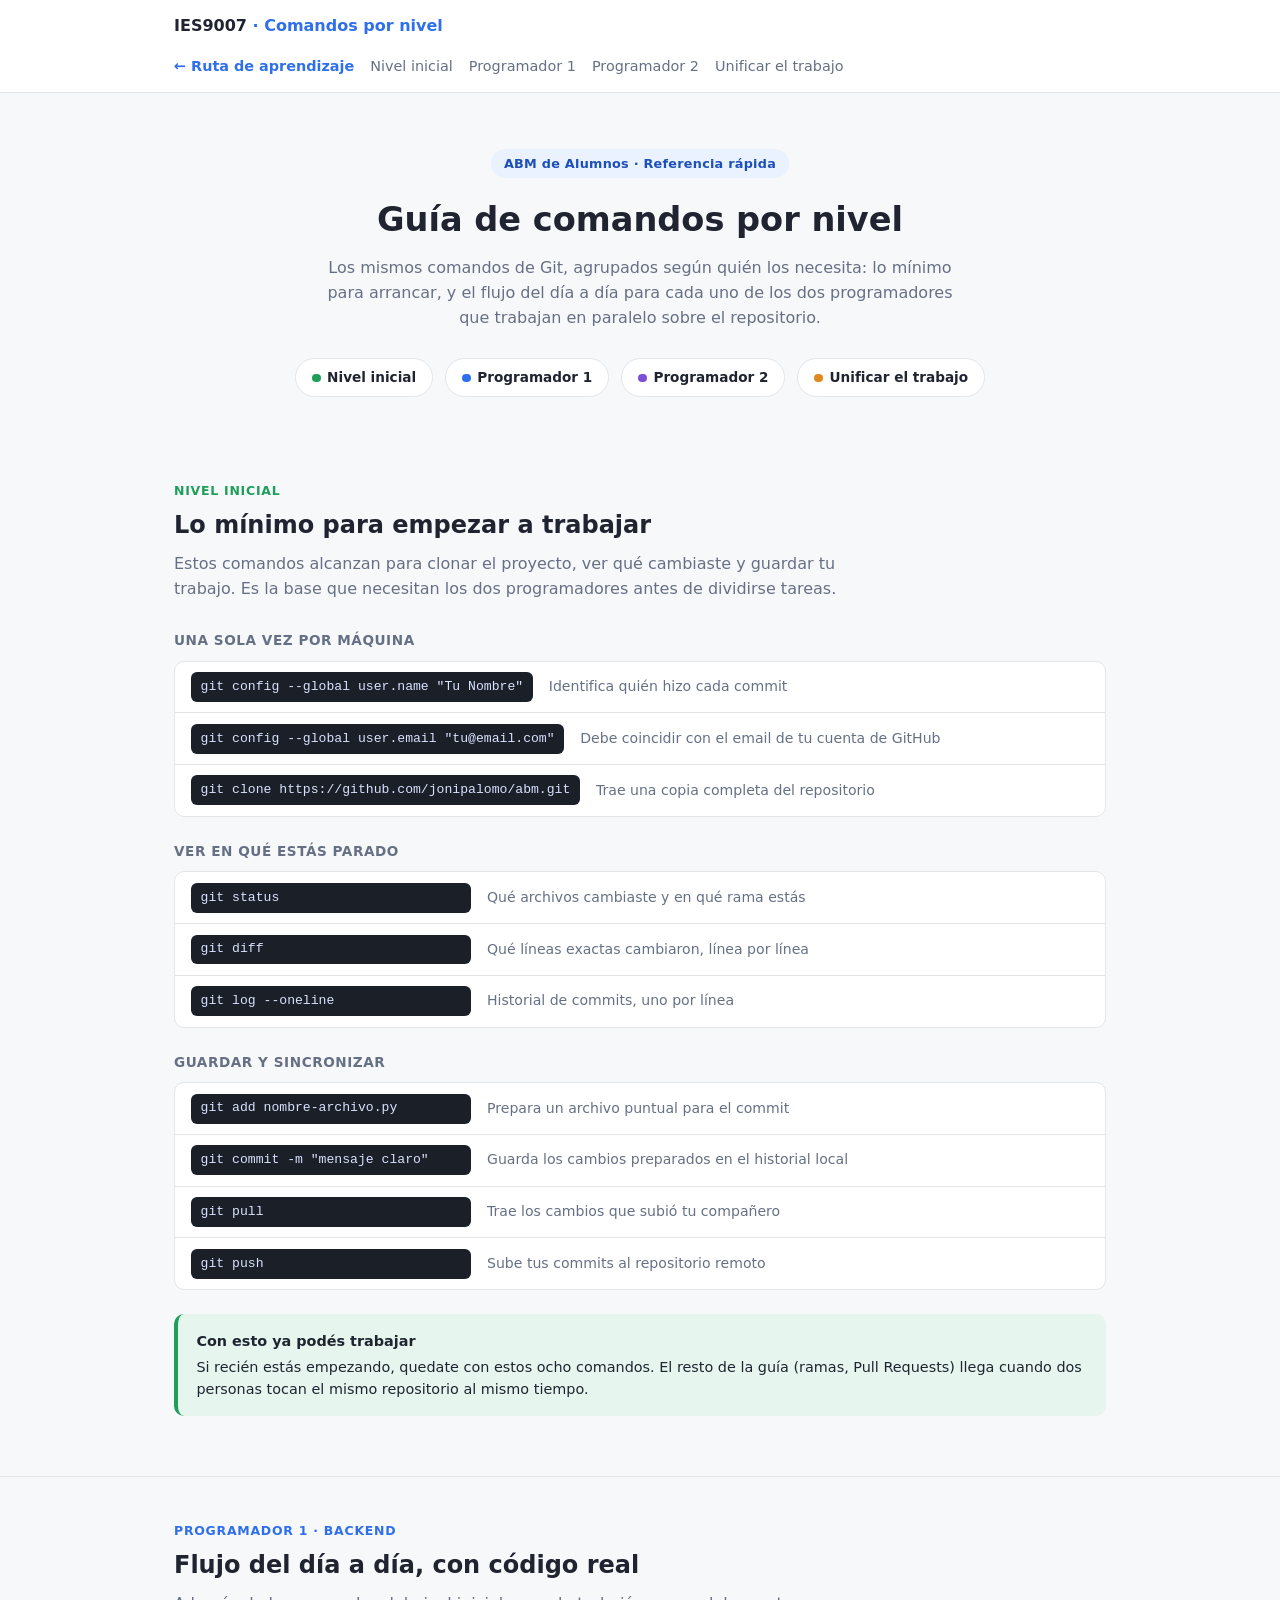
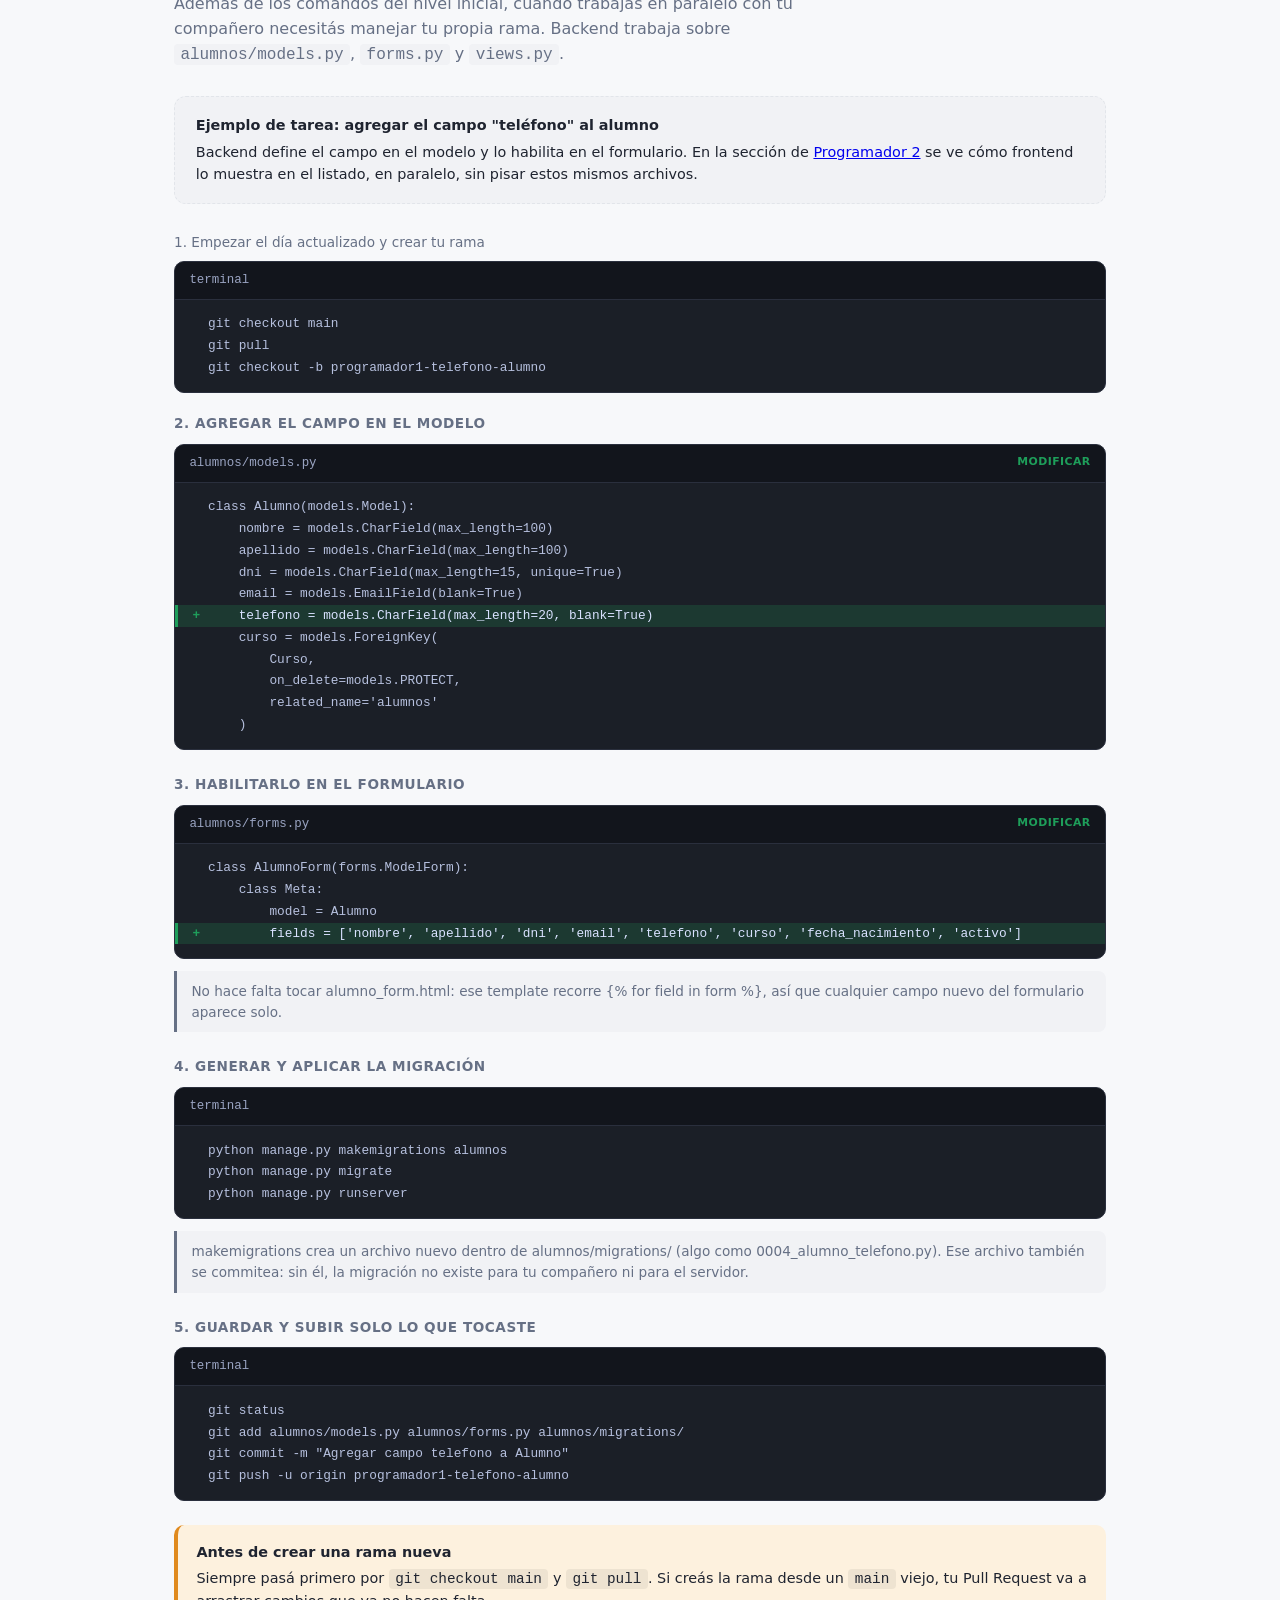
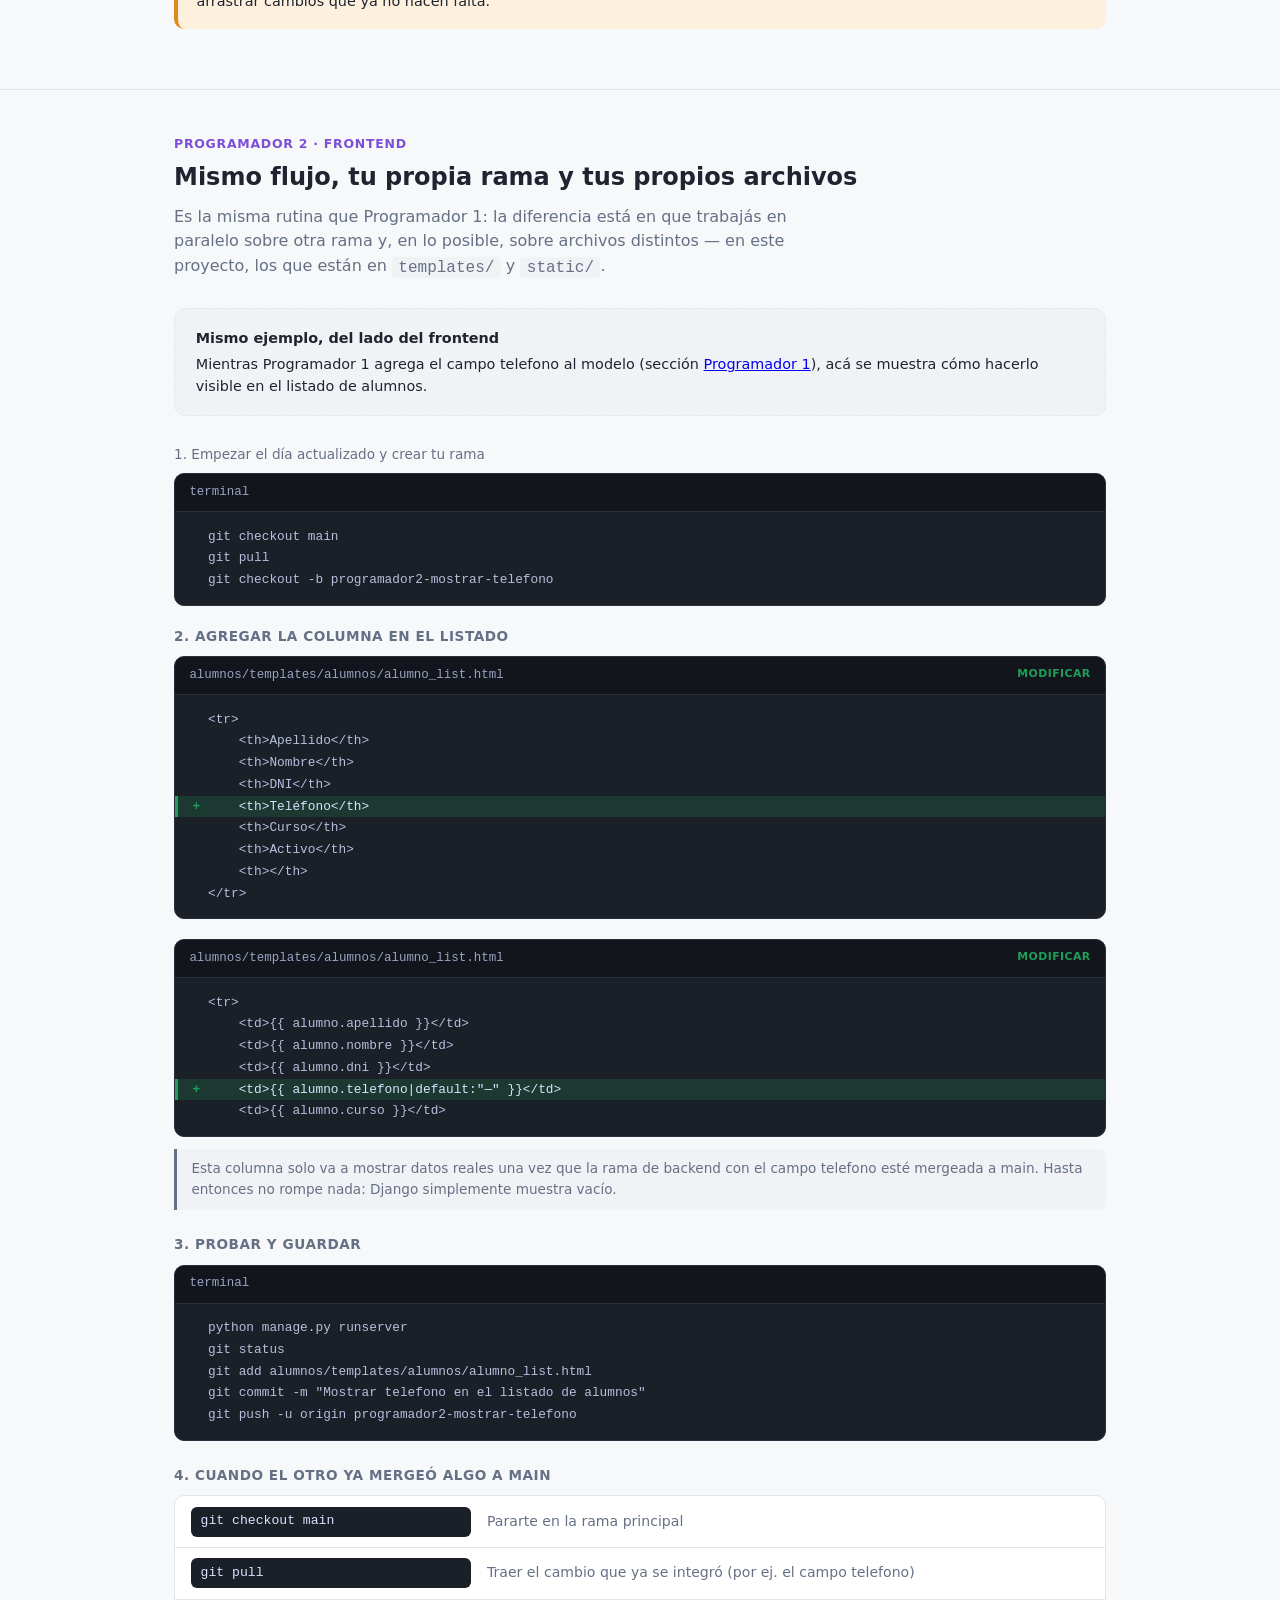
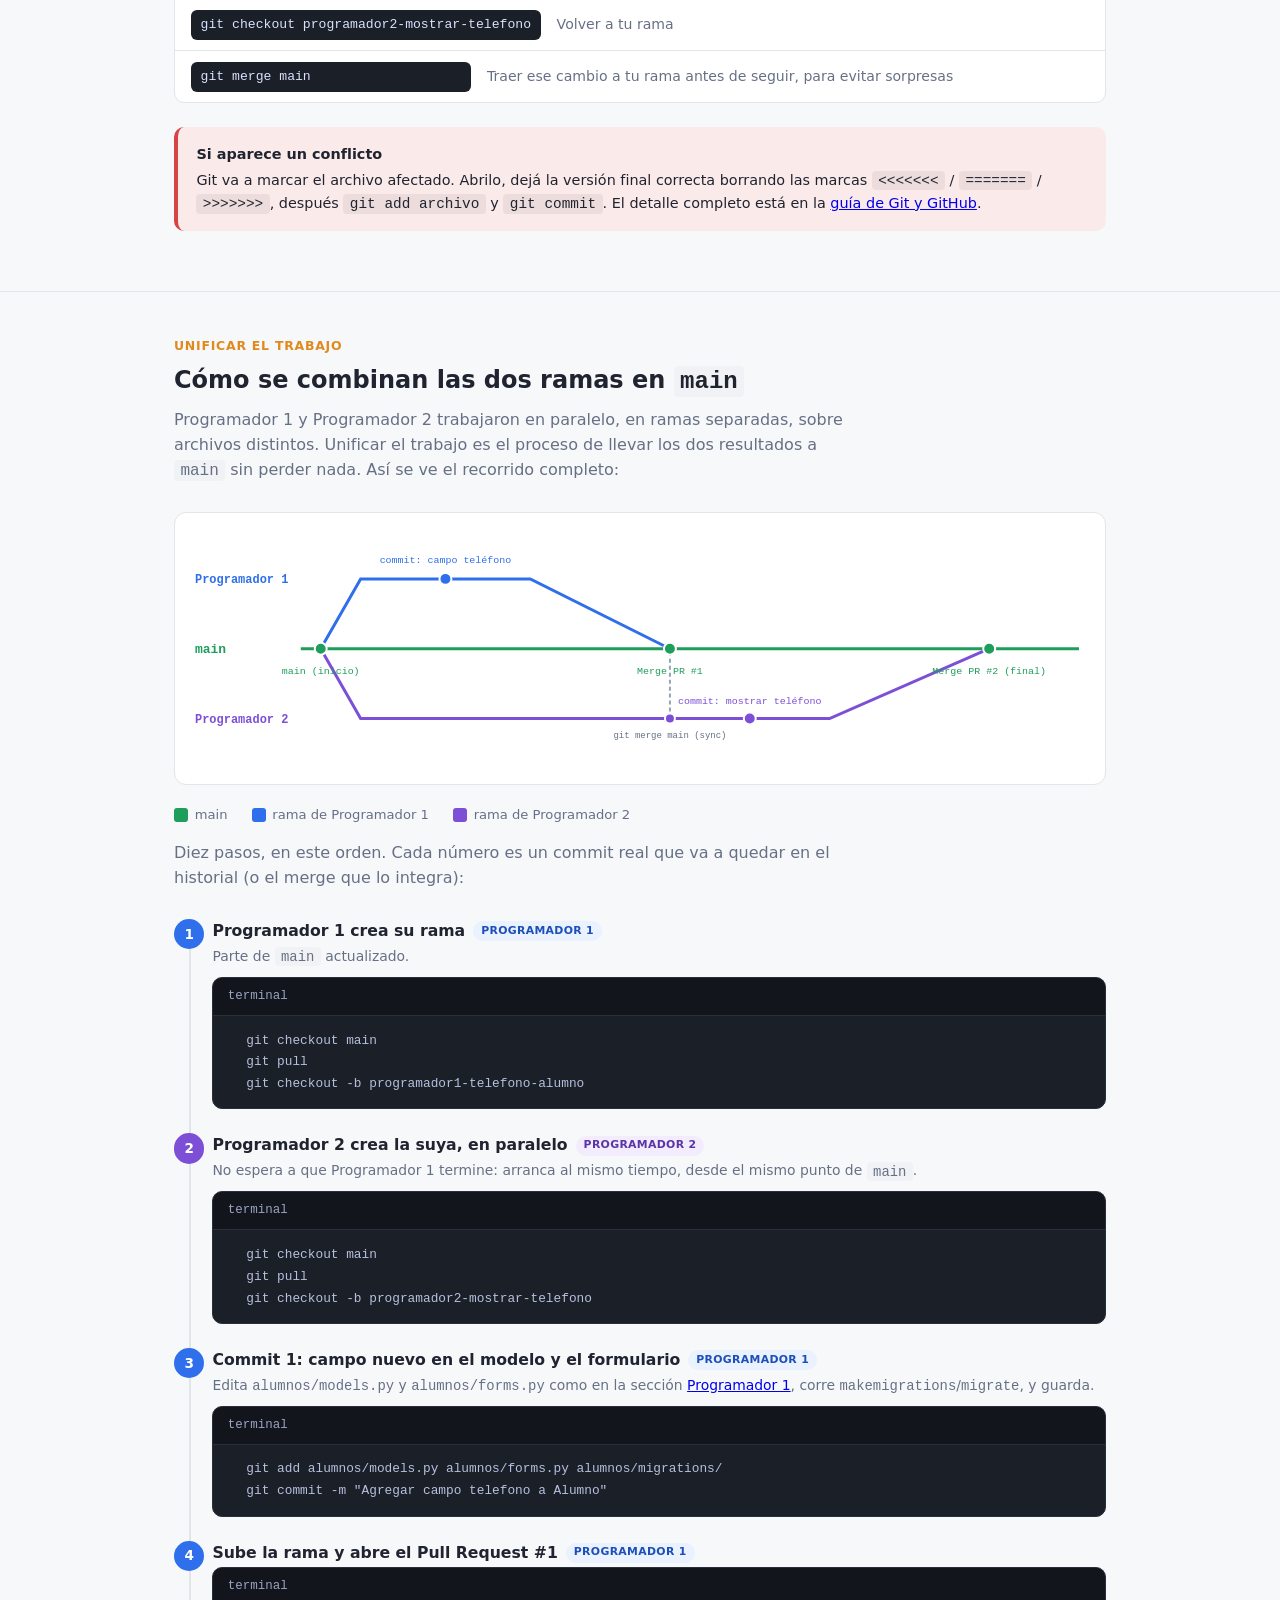
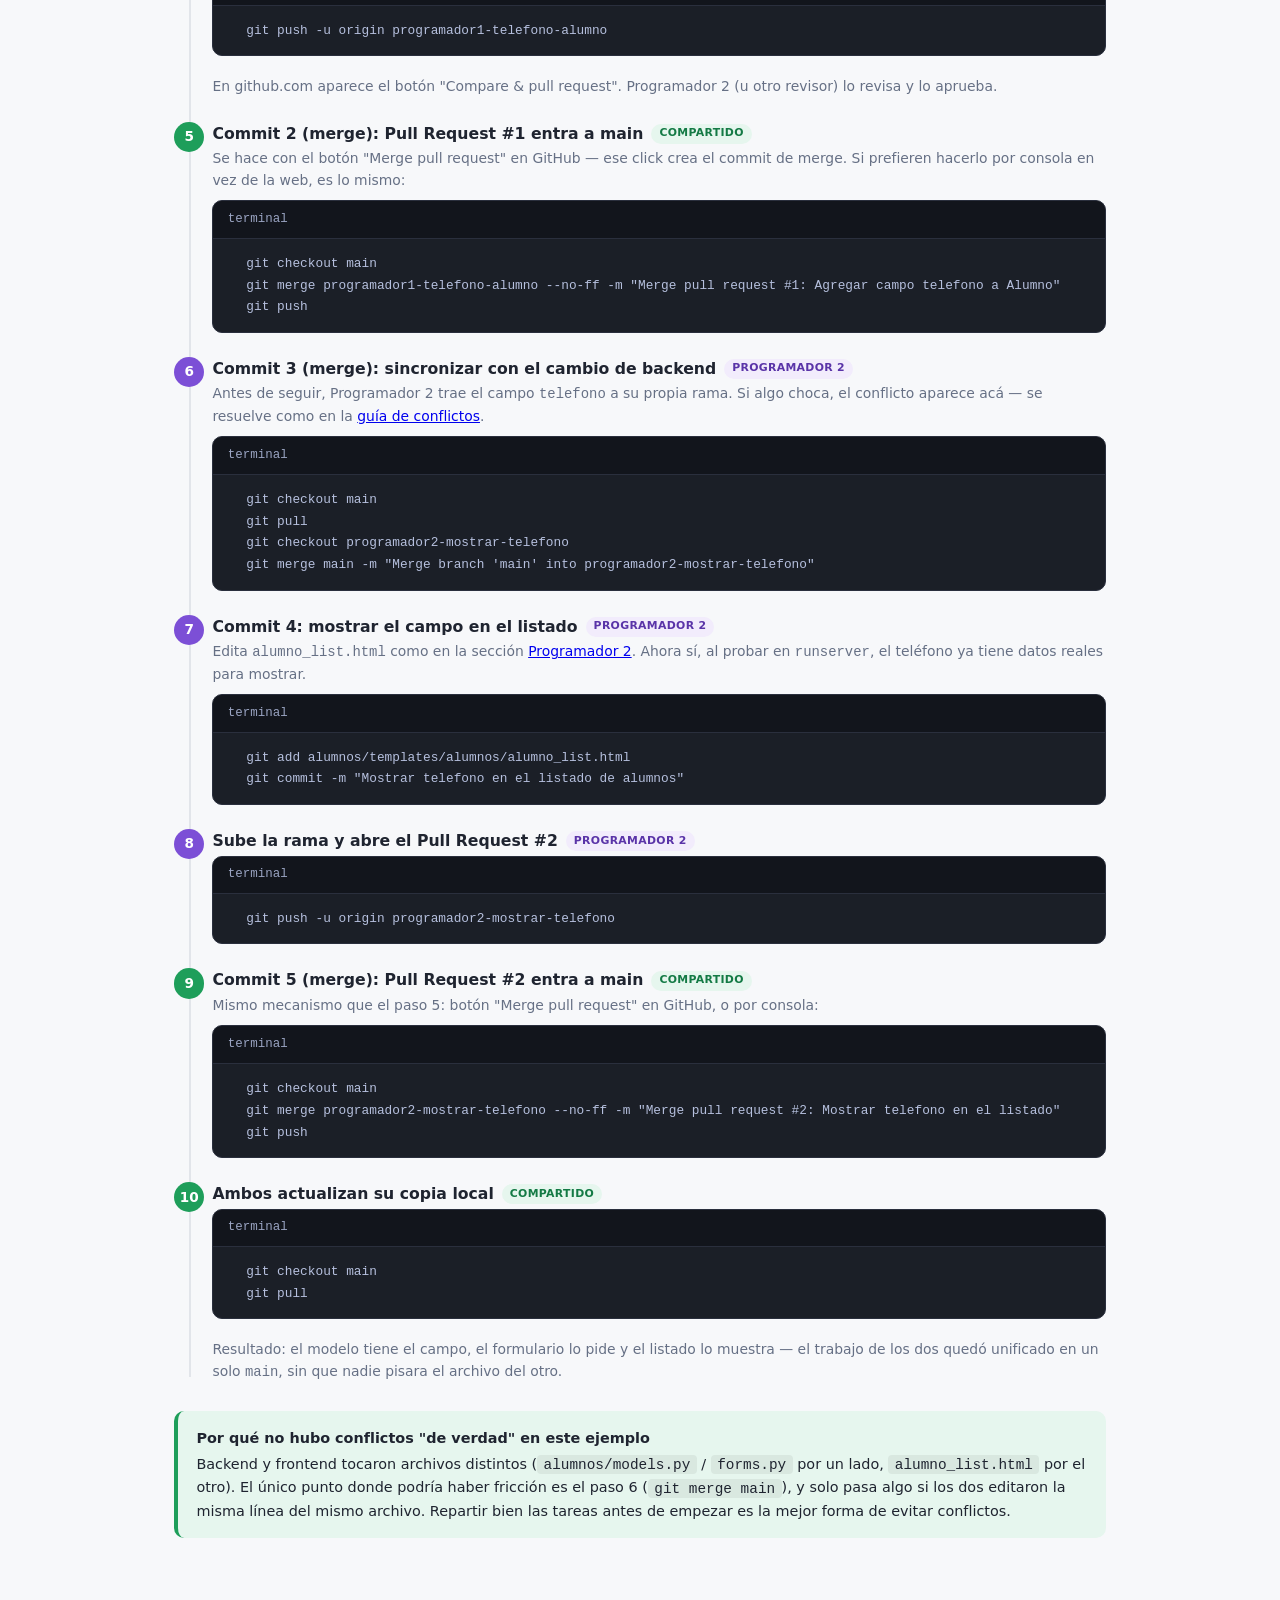
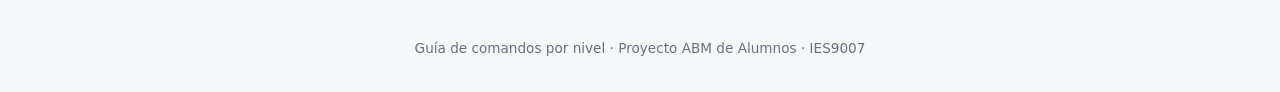
<file: guia-comandos.html>
<!DOCTYPE html>
<html lang="es">
<head>
<meta charset="UTF-8">
<meta name="viewport" content="width=device-width, initial-scale=1.0">
<title>Guía de comandos por nivel · ABM de Alumnos</title>
<style>
  :root {
    --azul: #2f6feb;
    --azul-osc: #1c4fb8;
    --azul-claro: #eaf1ff;
    --verde: #1e9e5a;
    --verde-claro: #e6f6ee;
    --naranja: #e08a1e;
    --naranja-claro: #fdf1de;
    --violeta: #7c4fd6;
    --violeta-claro: #f2ecfc;
    --rojo: #d64545;
    --rojo-claro: #fbeaea;
    --gris: #667085;
    --gris-claro: #f1f2f5;
    --texto: #1f2430;
    --borde: #e2e5ea;
    --fondo: #f7f8fa;
    --tarjeta: #ffffff;
    --oscuro: #1b1f27;
  }

  * { box-sizing: border-box; }
  html { scroll-behavior: smooth; }

  body {
    margin: 0;
    font-family: system-ui, -apple-system, "Segoe UI", Arial, sans-serif;
    color: var(--texto);
    background: var(--fondo);
    line-height: 1.55;
  }

  .wrap { max-width: 980px; margin: 0 auto; padding: 0 1.5rem; }

  /* ---------- NAV ---------- */
  nav.topnav {
    position: sticky; top: 0; z-index: 10;
    background: var(--tarjeta);
    border-bottom: 1px solid var(--borde);
  }
  .topnav .wrap {
    display: flex; align-items: center; justify-content: space-between;
    padding: 0.9rem 1.5rem; gap: 1rem; flex-wrap: wrap;
  }
  .topnav .brand { font-weight: 700; color: var(--texto); }
  .topnav .brand span { color: var(--azul); }
  .topnav .links { display: flex; gap: 1rem; flex-wrap: wrap; font-size: 0.9rem; }
  .topnav .links a { color: var(--gris); text-decoration: none; }
  .topnav .links a:hover { color: var(--azul); }
  .topnav .links a.volver { color: var(--azul); font-weight: 700; }

  @media print {
    nav.topnav { display: none; }
  }

  /* ---------- HERO ---------- */
  header.hero { padding: 3.5rem 0 2.5rem; text-align: center; }
  header.hero .kicker {
    display: inline-block; background: var(--azul-claro); color: var(--azul-osc);
    padding: 0.3rem 0.8rem; border-radius: 999px;
    font-size: 0.8rem; font-weight: 600; letter-spacing: 0.02em; margin-bottom: 1rem;
  }
  header.hero h1 { font-size: 2.1rem; margin: 0 0 0.6rem; }
  header.hero p { color: var(--gris); max-width: 640px; margin: 0 auto; }

  /* ---------- NIVELES NAV (quick jump) ---------- */
  .niveles-quick { display: flex; justify-content: center; gap: 0.75rem; margin-top: 1.75rem; flex-wrap: wrap; }
  .niveles-quick a {
    display: inline-flex; align-items: center; gap: 0.4rem;
    font-size: 0.85rem; font-weight: 600; text-decoration: none;
    padding: 0.5rem 1rem; border-radius: 999px; border: 1.5px solid var(--borde);
    color: var(--texto); background: var(--tarjeta);
  }
  .niveles-quick a .dot { width: 0.55rem; height: 0.55rem; border-radius: 50%; }
  .niveles-quick a.n1 .dot { background: var(--verde); }
  .niveles-quick a.n2 .dot { background: var(--azul); }
  .niveles-quick a.n3 .dot { background: var(--violeta); }
  .niveles-quick a.n4 .dot { background: var(--naranja); }
  .niveles-quick a:hover { border-color: currentColor; }

  /* ---------- SECTIONS ---------- */
  section { padding: 2.75rem 0; border-top: 1px solid var(--borde); }
  section:first-of-type { border-top: none; }
  .eyebrow {
    font-size: 0.78rem; font-weight: 700; text-transform: uppercase;
    letter-spacing: 0.06em; color: var(--azul); margin: 0 0 0.4rem;
  }
  .eyebrow.verde { color: var(--verde); }
  .eyebrow.violeta { color: var(--violeta); }
  h2.title { font-size: 1.5rem; margin: 0 0 0.5rem; }
  .lead { color: var(--gris); max-width: 680px; margin: 0 0 1.75rem; }

  /* ---------- COMMAND TABLE ---------- */
  .cmd-group { margin-bottom: 1.5rem; }
  .cmd-group h3 {
    font-size: 0.85rem; text-transform: uppercase; letter-spacing: 0.04em;
    color: var(--gris); margin: 0 0 0.6rem;
  }
  .cmd-table { border: 1px solid var(--borde); border-radius: 10px; background: var(--tarjeta); overflow: hidden; }
  .cmd-row {
    display: flex; align-items: center; gap: 1rem;
    padding: 0.65rem 1rem; border-top: 1px solid var(--borde); flex-wrap: wrap;
  }
  .cmd-row:first-child { border-top: none; }
  .cmd-row code {
    font-family: "Consolas", "SF Mono", monospace; background: var(--oscuro); color: #d9e2ff;
    padding: 0.3rem 0.6rem; border-radius: 6px; font-size: 0.82rem; min-width: 280px;
  }
  .cmd-row .desc { color: var(--gris); font-size: 0.88rem; flex: 1; }

  /* ---------- ROLE SPLIT ---------- */
  .split { display: grid; grid-template-columns: 1fr 1fr; gap: 1.25rem; margin: 1.5rem 0; }
  @media (max-width: 760px) { .split { grid-template-columns: 1fr; } }
  .role-col { border-radius: 12px; overflow: hidden; border: 1px solid var(--borde); background: var(--tarjeta); }
  .role-head { padding: 0.9rem 1.1rem; color: #fff; font-weight: 700; }
  .role-col.p1 .role-head { background: var(--azul); }
  .role-col.p2 .role-head { background: var(--violeta); }
  .role-steps { padding: 1rem 1.1rem; }
  .role-steps .step { margin-bottom: 0.85rem; }
  .role-steps .step:last-child { margin-bottom: 0; }
  .role-steps .step p { margin: 0 0 0.3rem; font-size: 0.82rem; color: var(--gris); }
  .role-steps .step code {
    display: block; font-family: "Consolas", "SF Mono", monospace;
    background: var(--oscuro); color: #d9e2ff; padding: 0.4rem 0.6rem;
    border-radius: 6px; font-size: 0.8rem; overflow-x: auto; white-space: pre;
  }

  /* ---------- ALERT / TIP BOXES ---------- */
  .tip {
    border-radius: 10px; padding: 1rem 1.15rem; margin: 1rem 0;
    border-left: 4px solid var(--azul); background: var(--azul-claro);
    font-size: 0.9rem;
  }
  .tip.warn { border-left-color: var(--naranja); background: var(--naranja-claro); }
  .tip.danger { border-left-color: var(--rojo); background: var(--rojo-claro); }
  .tip.verde { border-left-color: var(--verde); background: var(--verde-claro); }
  .tip strong { display: block; margin-bottom: 0.2rem; }
  .tip code { font-family: "Consolas", "SF Mono", monospace; background: rgba(0,0,0,0.06); padding: 0.1rem 0.4rem; border-radius: 4px; }

  /* ---------- CODE FILE BLOCKS ---------- */
  .ejemplo-banner {
    border-radius: 12px; padding: 1.1rem 1.3rem; margin: 0 0 1.75rem;
    background: var(--gris-claro); border: 1px dashed var(--borde); font-size: 0.9rem;
  }
  .ejemplo-banner strong { display: block; margin-bottom: 0.25rem; color: var(--texto); }
  .code-file {
    background: var(--oscuro); border-radius: 10px; overflow: hidden;
    margin: 0 0 1.25rem; border: 1px solid #2a2f3d;
  }
  .code-file .fname {
    background: #12151c; color: #9aa4c2; font-family: "Consolas", "SF Mono", monospace;
    font-size: 0.78rem; padding: 0.55rem 0.9rem; border-bottom: 1px solid #2a2f3d;
    display: flex; justify-content: space-between; gap: 1rem;
  }
  .code-file .fname .tag {
    font-family: system-ui, sans-serif; font-size: 0.68rem; font-weight: 700;
    text-transform: uppercase; letter-spacing: 0.04em; color: var(--verde);
  }
  .code-file pre {
    margin: 0; padding: 0.85rem 0; overflow-x: auto;
    font-family: "Consolas", "SF Mono", monospace; font-size: 0.8rem;
    color: #b6c0de; line-height: 1.7;
  }
  .code-file pre span.line { display: block; padding: 0 1.1rem; white-space: pre; }
  .code-file pre span.line.add {
    background: rgba(30, 158, 90, 0.2); color: #d9e2ff;
    border-left: 3px solid var(--verde); padding-left: calc(1.1rem - 3px);
  }
  .code-file pre span.line.add::before { content: "+ "; color: var(--verde); font-weight: 700; }
  .code-file pre span.line:not(.add)::before { content: "  "; }
  .nota-archivo {
    font-size: 0.85rem; color: var(--gris); margin: -0.5rem 0 1.25rem;
    padding: 0.6rem 0.9rem; border-left: 3px solid var(--gris); background: var(--gris-claro);
    border-radius: 0 8px 8px 0;
  }

  /* ---------- GIT GRAPH DIAGRAM ---------- */
  .git-graph { background: var(--tarjeta); border: 1px solid var(--borde); border-radius: 12px; padding: 1rem; margin: 0 0 1.25rem; overflow-x: auto; }
  .git-graph svg { display: block; min-width: 720px; width: 100%; height: auto; }
  .graph-legend { display: flex; gap: 1.5rem; flex-wrap: wrap; font-size: 0.82rem; color: var(--gris); margin: 0 0 1.75rem; }
  .graph-legend span { display: inline-flex; align-items: center; gap: 0.4rem; }
  .graph-legend .sw { width: 0.9rem; height: 0.9rem; border-radius: 3px; }
  .graph-legend .sw.main { background: var(--verde); }
  .graph-legend .sw.p1 { background: var(--azul); }
  .graph-legend .sw.p2 { background: var(--violeta); }

  /* ---------- TIMELINE (unificar) ---------- */
  .timeline { position: relative; margin: 1.5rem 0 0; padding-left: 2.4rem; }
  .timeline::before {
    content: ""; position: absolute; left: 0.95rem; top: 0.4rem; bottom: 0.4rem;
    width: 2px; background: var(--borde);
  }
  .tl-step { position: relative; margin-bottom: 1.5rem; }
  .tl-step:last-child { margin-bottom: 0; }
  .tl-step .num {
    position: absolute; left: -2.4rem; top: 0; width: 1.9rem; height: 1.9rem;
    border-radius: 50%; background: var(--gris); color: #fff;
    display: flex; align-items: center; justify-content: center;
    font-size: 0.85rem; font-weight: 700; z-index: 1;
  }
  .tl-step .num.main { background: var(--verde); }
  .tl-step .num.p1 { background: var(--azul); }
  .tl-step .num.p2 { background: var(--violeta); }
  .tl-step h4 { margin: 0 0 0.15rem; font-size: 0.98rem; display: flex; align-items: center; gap: 0.5rem; flex-wrap: wrap; }
  .tl-step .quien {
    font-size: 0.68rem; font-weight: 700; text-transform: uppercase; letter-spacing: 0.03em;
    padding: 0.1rem 0.5rem; border-radius: 999px;
  }
  .tl-step .quien.main { background: var(--verde-claro); color: #147a45; }
  .tl-step .quien.p1 { background: var(--azul-claro); color: var(--azul-osc); }
  .tl-step .quien.p2 { background: var(--violeta-claro); color: #5a34a8; }
  .tl-step p.desc { margin: 0 0 0.55rem; color: var(--gris); font-size: 0.87rem; }

  footer { text-align: center; color: var(--gris); font-size: 0.85rem; padding: 2.5rem 0 3rem; }
</style>
</head>
<body>

<nav class="topnav">
  <div class="wrap">
    <div class="brand">IES9007 <span>· Comandos por nivel</span></div>
    <div class="links">
      <a href="index.html" class="volver">← Ruta de aprendizaje</a>
      <a href="#inicial">Nivel inicial</a>
      <a href="#programador1">Programador 1</a>
      <a href="#programador2">Programador 2</a>
      <a href="#unificar">Unificar el trabajo</a>
    </div>
  </div>
</nav>

<header class="hero">
  <div class="wrap">
    <span class="kicker">ABM de Alumnos · Referencia rápida</span>
    <h1>Guía de comandos por nivel</h1>
    <p>Los mismos comandos de Git, agrupados según quién los necesita: lo mínimo
       para arrancar, y el flujo del día a día para cada uno de los dos
       programadores que trabajan en paralelo sobre el repositorio.</p>

    <div class="niveles-quick">
      <a class="n1" href="#inicial"><span class="dot"></span> Nivel inicial</a>
      <a class="n2" href="#programador1"><span class="dot"></span> Programador 1</a>
      <a class="n3" href="#programador2"><span class="dot"></span> Programador 2</a>
      <a class="n4" href="#unificar"><span class="dot"></span> Unificar el trabajo</a>
    </div>
  </div>
</header>

<section id="inicial">
  <div class="wrap">
    <p class="eyebrow verde">Nivel inicial</p>
    <h2 class="title">Lo mínimo para empezar a trabajar</h2>
    <p class="lead">Estos comandos alcanzan para clonar el proyecto, ver qué
       cambiaste y guardar tu trabajo. Es la base que necesitan los dos
       programadores antes de dividirse tareas.</p>

    <div class="cmd-group">
      <h3>Una sola vez por máquina</h3>
      <div class="cmd-table">
        <div class="cmd-row">
          <code>git config --global user.name "Tu Nombre"</code>
          <span class="desc">Identifica quién hizo cada commit</span>
        </div>
        <div class="cmd-row">
          <code>git config --global user.email "tu@email.com"</code>
          <span class="desc">Debe coincidir con el email de tu cuenta de GitHub</span>
        </div>
        <div class="cmd-row">
          <code>git clone https://github.com/jonipalomo/abm.git</code>
          <span class="desc">Trae una copia completa del repositorio</span>
        </div>
      </div>
    </div>

    <div class="cmd-group">
      <h3>Ver en qué estás parado</h3>
      <div class="cmd-table">
        <div class="cmd-row">
          <code>git status</code>
          <span class="desc">Qué archivos cambiaste y en qué rama estás</span>
        </div>
        <div class="cmd-row">
          <code>git diff</code>
          <span class="desc">Qué líneas exactas cambiaron, línea por línea</span>
        </div>
        <div class="cmd-row">
          <code>git log --oneline</code>
          <span class="desc">Historial de commits, uno por línea</span>
        </div>
      </div>
    </div>

    <div class="cmd-group">
      <h3>Guardar y sincronizar</h3>
      <div class="cmd-table">
        <div class="cmd-row">
          <code>git add nombre-archivo.py</code>
          <span class="desc">Prepara un archivo puntual para el commit</span>
        </div>
        <div class="cmd-row">
          <code>git commit -m "mensaje claro"</code>
          <span class="desc">Guarda los cambios preparados en el historial local</span>
        </div>
        <div class="cmd-row">
          <code>git pull</code>
          <span class="desc">Trae los cambios que subió tu compañero</span>
        </div>
        <div class="cmd-row">
          <code>git push</code>
          <span class="desc">Sube tus commits al repositorio remoto</span>
        </div>
      </div>
    </div>

    <div class="tip verde">
      <strong>Con esto ya podés trabajar</strong>
      Si recién estás empezando, quedate con estos ocho comandos. El resto de la
      guía (ramas, Pull Requests) llega cuando dos personas tocan el mismo
      repositorio al mismo tiempo.
    </div>
  </div>
</section>

<section id="programador1">
  <div class="wrap">
    <p class="eyebrow">Programador 1 · Backend</p>
    <h2 class="title">Flujo del día a día, con código real</h2>
    <p class="lead">Además de los comandos del nivel inicial, cuando trabajás en
       paralelo con tu compañero necesitás manejar tu propia rama. Backend trabaja
       sobre <code style="font-family:'Consolas','SF Mono',monospace;background:var(--gris-claro);padding:0.1rem 0.4rem;border-radius:4px;">alumnos/models.py</code>,
       <code style="font-family:'Consolas','SF Mono',monospace;background:var(--gris-claro);padding:0.1rem 0.4rem;border-radius:4px;">forms.py</code> y
       <code style="font-family:'Consolas','SF Mono',monospace;background:var(--gris-claro);padding:0.1rem 0.4rem;border-radius:4px;">views.py</code>.</p>

    <div class="ejemplo-banner">
      <strong>Ejemplo de tarea: agregar el campo "teléfono" al alumno</strong>
      Backend define el campo en el modelo y lo habilita en el formulario. En la
      sección de <a href="#programador2">Programador 2</a> se ve cómo frontend
      lo muestra en el listado, en paralelo, sin pisar estos mismos archivos.
    </div>

    <div class="step">
      <p style="font-size:0.85rem;color:var(--gris);margin-bottom:0.5rem;">1. Empezar el día actualizado y crear tu rama</p>
      <div class="code-file">
        <div class="fname">terminal</div>
        <pre><span class="line">git checkout main</span><span class="line">git pull</span><span class="line">git checkout -b programador1-telefono-alumno</span></pre>
      </div>
    </div>

    <div class="cmd-group">
      <h3>2. Agregar el campo en el modelo</h3>
      <div class="code-file">
        <div class="fname">alumnos/models.py <span class="tag">modificar</span></div>
        <pre><span class="line">class Alumno(models.Model):</span><span class="line">    nombre = models.CharField(max_length=100)</span><span class="line">    apellido = models.CharField(max_length=100)</span><span class="line">    dni = models.CharField(max_length=15, unique=True)</span><span class="line">    email = models.EmailField(blank=True)</span><span class="line add">    telefono = models.CharField(max_length=20, blank=True)</span><span class="line">    curso = models.ForeignKey(</span><span class="line">        Curso,</span><span class="line">        on_delete=models.PROTECT,</span><span class="line">        related_name='alumnos'</span><span class="line">    )</span></pre>
      </div>
    </div>

    <div class="cmd-group">
      <h3>3. Habilitarlo en el formulario</h3>
      <div class="code-file">
        <div class="fname">alumnos/forms.py <span class="tag">modificar</span></div>
        <pre><span class="line">class AlumnoForm(forms.ModelForm):</span><span class="line">    class Meta:</span><span class="line">        model = Alumno</span><span class="line add">        fields = ['nombre', 'apellido', 'dni', 'email', 'telefono', 'curso', 'fecha_nacimiento', 'activo']</span></pre>
      </div>
      <div class="nota-archivo">
        No hace falta tocar <code style="font-family:inherit;background:none;padding:0;">alumno_form.html</code>:
        ese template recorre <code style="font-family:inherit;background:none;padding:0;">&#123;% for field in form %&#125;</code>,
        así que cualquier campo nuevo del formulario aparece solo.
      </div>
    </div>

    <div class="cmd-group">
      <h3>4. Generar y aplicar la migración</h3>
      <div class="code-file">
        <div class="fname">terminal</div>
        <pre><span class="line">python manage.py makemigrations alumnos</span><span class="line">python manage.py migrate</span><span class="line">python manage.py runserver</span></pre>
      </div>
      <div class="nota-archivo">
        <code style="font-family:inherit;background:none;padding:0;">makemigrations</code> crea un archivo nuevo dentro de
        <code style="font-family:inherit;background:none;padding:0;">alumnos/migrations/</code> (algo como
        <code style="font-family:inherit;background:none;padding:0;">0004_alumno_telefono.py</code>). Ese archivo también se commitea:
        sin él, la migración no existe para tu compañero ni para el servidor.
      </div>
    </div>

    <div class="cmd-group">
      <h3>5. Guardar y subir solo lo que tocaste</h3>
      <div class="code-file">
        <div class="fname">terminal</div>
        <pre><span class="line">git status</span><span class="line">git add alumnos/models.py alumnos/forms.py alumnos/migrations/</span><span class="line">git commit -m "Agregar campo telefono a Alumno"</span><span class="line">git push -u origin programador1-telefono-alumno</span></pre>
      </div>
    </div>

    <div class="tip warn">
      <strong>Antes de crear una rama nueva</strong>
      Siempre pasá primero por <code>git checkout main</code> y <code>git pull</code>.
      Si creás la rama desde un <code>main</code> viejo, tu Pull Request va a arrastrar
      cambios que ya no hacen falta.
    </div>
  </div>
</section>

<section id="programador2">
  <div class="wrap">
    <p class="eyebrow violeta">Programador 2 · Frontend</p>
    <h2 class="title">Mismo flujo, tu propia rama y tus propios archivos</h2>
    <p class="lead">Es la misma rutina que Programador 1: la diferencia está en que
       trabajás en paralelo sobre otra rama y, en lo posible, sobre archivos
       distintos — en este proyecto, los que están en
       <code style="font-family:'Consolas','SF Mono',monospace;background:var(--gris-claro);padding:0.1rem 0.4rem;border-radius:4px;">templates/</code> y
       <code style="font-family:'Consolas','SF Mono',monospace;background:var(--gris-claro);padding:0.1rem 0.4rem;border-radius:4px;">static/</code>.</p>

    <div class="ejemplo-banner">
      <strong>Mismo ejemplo, del lado del frontend</strong>
      Mientras Programador 1 agrega el campo <code style="font-family:inherit;background:none;padding:0;">telefono</code> al
      modelo (sección <a href="#programador1">Programador 1</a>), acá se muestra
      cómo hacerlo visible en el listado de alumnos.
    </div>

    <div class="step">
      <p style="font-size:0.85rem;color:var(--gris);margin-bottom:0.5rem;">1. Empezar el día actualizado y crear tu rama</p>
      <div class="code-file">
        <div class="fname">terminal</div>
        <pre><span class="line">git checkout main</span><span class="line">git pull</span><span class="line">git checkout -b programador2-mostrar-telefono</span></pre>
      </div>
    </div>

    <div class="cmd-group">
      <h3>2. Agregar la columna en el listado</h3>
      <div class="code-file">
        <div class="fname">alumnos/templates/alumnos/alumno_list.html <span class="tag">modificar</span></div>
        <pre><span class="line">&lt;tr&gt;</span><span class="line">    &lt;th&gt;Apellido&lt;/th&gt;</span><span class="line">    &lt;th&gt;Nombre&lt;/th&gt;</span><span class="line">    &lt;th&gt;DNI&lt;/th&gt;</span><span class="line add">    &lt;th&gt;Teléfono&lt;/th&gt;</span><span class="line">    &lt;th&gt;Curso&lt;/th&gt;</span><span class="line">    &lt;th&gt;Activo&lt;/th&gt;</span><span class="line">    &lt;th&gt;&lt;/th&gt;</span><span class="line">&lt;/tr&gt;</span></pre>
      </div>
      <div class="code-file">
        <div class="fname">alumnos/templates/alumnos/alumno_list.html <span class="tag">modificar</span></div>
        <pre><span class="line">&lt;tr&gt;</span><span class="line">    &lt;td&gt;&#123;&#123; alumno.apellido &#125;&#125;&lt;/td&gt;</span><span class="line">    &lt;td&gt;&#123;&#123; alumno.nombre &#125;&#125;&lt;/td&gt;</span><span class="line">    &lt;td&gt;&#123;&#123; alumno.dni &#125;&#125;&lt;/td&gt;</span><span class="line add">    &lt;td&gt;&#123;&#123; alumno.telefono|default:"—" &#125;&#125;&lt;/td&gt;</span><span class="line">    &lt;td&gt;&#123;&#123; alumno.curso &#125;&#125;&lt;/td&gt;</span></pre>
      </div>
      <div class="nota-archivo">
        Esta columna solo va a mostrar datos reales una vez que la rama de backend
        con el campo <code style="font-family:inherit;background:none;padding:0;">telefono</code> esté mergeada a
        <code style="font-family:inherit;background:none;padding:0;">main</code>. Hasta entonces no rompe nada: Django
        simplemente muestra vacío.
      </div>
    </div>

    <div class="cmd-group">
      <h3>3. Probar y guardar</h3>
      <div class="code-file">
        <div class="fname">terminal</div>
        <pre><span class="line">python manage.py runserver</span><span class="line">git status</span><span class="line">git add alumnos/templates/alumnos/alumno_list.html</span><span class="line">git commit -m "Mostrar telefono en el listado de alumnos"</span><span class="line">git push -u origin programador2-mostrar-telefono</span></pre>
      </div>
    </div>

    <div class="cmd-group">
      <h3>4. Cuando el otro ya mergeó algo a main</h3>
      <div class="cmd-table">
        <div class="cmd-row">
          <code>git checkout main</code>
          <span class="desc">Pararte en la rama principal</span>
        </div>
        <div class="cmd-row">
          <code>git pull</code>
          <span class="desc">Traer el cambio que ya se integró (por ej. el campo telefono)</span>
        </div>
        <div class="cmd-row">
          <code>git checkout programador2-mostrar-telefono</code>
          <span class="desc">Volver a tu rama</span>
        </div>
        <div class="cmd-row">
          <code>git merge main</code>
          <span class="desc">Traer ese cambio a tu rama antes de seguir, para evitar sorpresas</span>
        </div>
      </div>
    </div>

    <div class="tip danger">
      <strong>Si aparece un conflicto</strong>
      Git va a marcar el archivo afectado. Abrilo, dejá la versión final correcta
      borrando las marcas <code>&lt;&lt;&lt;&lt;&lt;&lt;&lt;</code> / <code>=======</code> / <code>&gt;&gt;&gt;&gt;&gt;&gt;&gt;</code>,
      después <code>git add archivo</code> y <code>git commit</code>. El detalle completo
      está en la <a href="guia-github.html#conflictos">guía de Git y GitHub</a>.
    </div>
  </div>
</section>

<section id="unificar">
  <div class="wrap">
    <p class="eyebrow" style="color:var(--naranja);">Unificar el trabajo</p>
    <h2 class="title">Cómo se combinan las dos ramas en <code style="font-family:'Consolas','SF Mono',monospace;background:var(--gris-claro);padding:0.1rem 0.4rem;border-radius:4px;">main</code></h2>
    <p class="lead">Programador 1 y Programador 2 trabajaron en paralelo, en ramas
       separadas, sobre archivos distintos. Unificar el trabajo es el proceso de
       llevar los dos resultados a <code style="font-family:'Consolas','SF Mono',monospace;background:var(--gris-claro);padding:0.1rem 0.4rem;border-radius:4px;">main</code>
       sin perder nada. Así se ve el recorrido completo:</p>

    <div class="git-graph">
      <svg viewBox="0 0 900 240" xmlns="http://www.w3.org/2000/svg" role="img" aria-label="Diagrama de ramas: main, Programador 1 y Programador 2 convergiendo en dos merges">
        <text x="4" y="124" font-family="Consolas, monospace" font-size="13" font-weight="700" fill="#1e9e5a">main</text>
        <text x="4" y="54" font-family="Consolas, monospace" font-size="12" font-weight="700" fill="#2f6feb">Programador 1</text>
        <text x="4" y="194" font-family="Consolas, monospace" font-size="12" font-weight="700" fill="#7c4fd6">Programador 2</text>

        <polyline points="110,120 890,120" fill="none" stroke="#1e9e5a" stroke-width="3"/>
        <polyline points="130,120 170,50 340,50 480,120" fill="none" stroke="#2f6feb" stroke-width="3"/>
        <polyline points="130,120 170,190 480,190 640,190 800,120" fill="none" stroke="#7c4fd6" stroke-width="3"/>
        <line x1="480" y1="190" x2="480" y2="120" stroke="#94a3b8" stroke-width="2" stroke-dasharray="4 3"/>

        <circle cx="130" cy="120" r="6" fill="#1e9e5a" stroke="#fff" stroke-width="2"/>
        <circle cx="255" cy="50" r="6" fill="#2f6feb" stroke="#fff" stroke-width="2"/>
        <circle cx="480" cy="120" r="6" fill="#1e9e5a" stroke="#fff" stroke-width="2"/>
        <circle cx="480" cy="190" r="5" fill="#7c4fd6" stroke="#fff" stroke-width="2"/>
        <circle cx="560" cy="190" r="6" fill="#7c4fd6" stroke="#fff" stroke-width="2"/>
        <circle cx="800" cy="120" r="6" fill="#1e9e5a" stroke="#fff" stroke-width="2"/>

        <text x="130" y="145" font-family="Consolas, monospace" font-size="10" fill="#1e9e5a" text-anchor="middle">main (inicio)</text>
        <text x="255" y="34" font-family="Consolas, monospace" font-size="10" fill="#2f6feb" text-anchor="middle">commit: campo teléfono</text>
        <text x="480" y="145" font-family="Consolas, monospace" font-size="10" fill="#1e9e5a" text-anchor="middle">Merge PR #1</text>
        <text x="480" y="209" font-family="Consolas, monospace" font-size="9" fill="#667085" text-anchor="middle">git merge main (sync)</text>
        <text x="560" y="175" font-family="Consolas, monospace" font-size="10" fill="#7c4fd6" text-anchor="middle">commit: mostrar teléfono</text>
        <text x="800" y="145" font-family="Consolas, monospace" font-size="10" fill="#1e9e5a" text-anchor="middle">Merge PR #2 (final)</text>
      </svg>
    </div>
    <div class="graph-legend">
      <span><span class="sw main"></span> main</span>
      <span><span class="sw p1"></span> rama de Programador 1</span>
      <span><span class="sw p2"></span> rama de Programador 2</span>
    </div>

    <p class="lead" style="margin-top:-0.75rem;">Diez pasos, en este orden. Cada
       número es un commit real que va a quedar en el historial (o el merge que lo
       integra):</p>

    <div class="timeline">
      <div class="tl-step">
        <div class="num p1">1</div>
        <h4>Programador 1 crea su rama <span class="quien p1">Programador 1</span></h4>
        <p class="desc">Parte de <code style="font-family:'Consolas','SF Mono',monospace;background:var(--gris-claro);padding:0.1rem 0.4rem;border-radius:4px;">main</code> actualizado.</p>
        <div class="code-file">
          <div class="fname">terminal</div>
          <pre><span class="line">git checkout main</span><span class="line">git pull</span><span class="line">git checkout -b programador1-telefono-alumno</span></pre>
        </div>
      </div>

      <div class="tl-step">
        <div class="num p2">2</div>
        <h4>Programador 2 crea la suya, en paralelo <span class="quien p2">Programador 2</span></h4>
        <p class="desc">No espera a que Programador 1 termine: arranca al mismo tiempo, desde el mismo punto de <code style="font-family:'Consolas','SF Mono',monospace;background:var(--gris-claro);padding:0.1rem 0.4rem;border-radius:4px;">main</code>.</p>
        <div class="code-file">
          <div class="fname">terminal</div>
          <pre><span class="line">git checkout main</span><span class="line">git pull</span><span class="line">git checkout -b programador2-mostrar-telefono</span></pre>
        </div>
      </div>

      <div class="tl-step">
        <div class="num p1">3</div>
        <h4>Commit 1: campo nuevo en el modelo y el formulario <span class="quien p1">Programador 1</span></h4>
        <p class="desc">Edita <code>alumnos/models.py</code> y <code>alumnos/forms.py</code> como en la sección <a href="#programador1">Programador 1</a>, corre <code>makemigrations</code>/<code>migrate</code>, y guarda.</p>
        <div class="code-file">
          <div class="fname">terminal</div>
          <pre><span class="line">git add alumnos/models.py alumnos/forms.py alumnos/migrations/</span><span class="line">git commit -m "Agregar campo telefono a Alumno"</span></pre>
        </div>
      </div>

      <div class="tl-step">
        <div class="num p1">4</div>
        <h4>Sube la rama y abre el Pull Request #1 <span class="quien p1">Programador 1</span></h4>
        <div class="code-file">
          <div class="fname">terminal</div>
          <pre><span class="line">git push -u origin programador1-telefono-alumno</span></pre>
        </div>
        <p class="desc">En github.com aparece el botón "Compare &amp; pull request". Programador 2 (u otro revisor) lo revisa y lo aprueba.</p>
      </div>

      <div class="tl-step">
        <div class="num main">5</div>
        <h4>Commit 2 (merge): Pull Request #1 entra a main <span class="quien main">Compartido</span></h4>
        <p class="desc">Se hace con el botón "Merge pull request" en GitHub — ese click crea el commit de merge. Si prefieren hacerlo por consola en vez de la web, es lo mismo:</p>
        <div class="code-file">
          <div class="fname">terminal</div>
          <pre><span class="line">git checkout main</span><span class="line">git merge programador1-telefono-alumno --no-ff -m "Merge pull request #1: Agregar campo telefono a Alumno"</span><span class="line">git push</span></pre>
        </div>
      </div>

      <div class="tl-step">
        <div class="num p2">6</div>
        <h4>Commit 3 (merge): sincronizar con el cambio de backend <span class="quien p2">Programador 2</span></h4>
        <p class="desc">Antes de seguir, Programador 2 trae el campo <code>telefono</code> a su propia rama. Si algo choca, el conflicto aparece acá — se resuelve como en la <a href="guia-github.html#conflictos">guía de conflictos</a>.</p>
        <div class="code-file">
          <div class="fname">terminal</div>
          <pre><span class="line">git checkout main</span><span class="line">git pull</span><span class="line">git checkout programador2-mostrar-telefono</span><span class="line">git merge main -m "Merge branch 'main' into programador2-mostrar-telefono"</span></pre>
        </div>
      </div>

      <div class="tl-step">
        <div class="num p2">7</div>
        <h4>Commit 4: mostrar el campo en el listado <span class="quien p2">Programador 2</span></h4>
        <p class="desc">Edita <code>alumno_list.html</code> como en la sección <a href="#programador2">Programador 2</a>. Ahora sí, al probar en <code>runserver</code>, el teléfono ya tiene datos reales para mostrar.</p>
        <div class="code-file">
          <div class="fname">terminal</div>
          <pre><span class="line">git add alumnos/templates/alumnos/alumno_list.html</span><span class="line">git commit -m "Mostrar telefono en el listado de alumnos"</span></pre>
        </div>
      </div>

      <div class="tl-step">
        <div class="num p2">8</div>
        <h4>Sube la rama y abre el Pull Request #2 <span class="quien p2">Programador 2</span></h4>
        <div class="code-file">
          <div class="fname">terminal</div>
          <pre><span class="line">git push -u origin programador2-mostrar-telefono</span></pre>
        </div>
      </div>

      <div class="tl-step">
        <div class="num main">9</div>
        <h4>Commit 5 (merge): Pull Request #2 entra a main <span class="quien main">Compartido</span></h4>
        <p class="desc">Mismo mecanismo que el paso 5: botón "Merge pull request" en GitHub, o por consola:</p>
        <div class="code-file">
          <div class="fname">terminal</div>
          <pre><span class="line">git checkout main</span><span class="line">git merge programador2-mostrar-telefono --no-ff -m "Merge pull request #2: Mostrar telefono en el listado"</span><span class="line">git push</span></pre>
        </div>
      </div>

      <div class="tl-step">
        <div class="num main">10</div>
        <h4>Ambos actualizan su copia local <span class="quien main">Compartido</span></h4>
        <div class="code-file">
          <div class="fname">terminal</div>
          <pre><span class="line">git checkout main</span><span class="line">git pull</span></pre>
        </div>
        <p class="desc">Resultado: el modelo tiene el campo, el formulario lo pide y el listado lo muestra — el trabajo de los dos quedó unificado en un solo <code>main</code>, sin que nadie pisara el archivo del otro.</p>
      </div>
    </div>

    <div class="tip verde" style="margin-top:1.75rem;">
      <strong>Por qué no hubo conflictos "de verdad" en este ejemplo</strong>
      Backend y frontend tocaron archivos distintos (<code>alumnos/models.py</code> /
      <code>forms.py</code> por un lado, <code>alumno_list.html</code> por el otro). El único
      punto donde podría haber fricción es el paso 6 (<code>git merge main</code>), y
      solo pasa algo si los dos editaron la misma línea del mismo archivo. Repartir
      bien las tareas antes de empezar es la mejor forma de evitar conflictos.
    </div>
  </div>
</section>

<footer>
  <div class="wrap">
    Guía de comandos por nivel · Proyecto ABM de Alumnos · IES9007
  </div>
</footer>

<script>
  if (new URLSearchParams(location.search).get("pdf") === "1") {
    window.addEventListener("load", function () {
      setTimeout(function () { window.print(); }, 300);
    });
  }
</script>

</body>
</html>
</file>
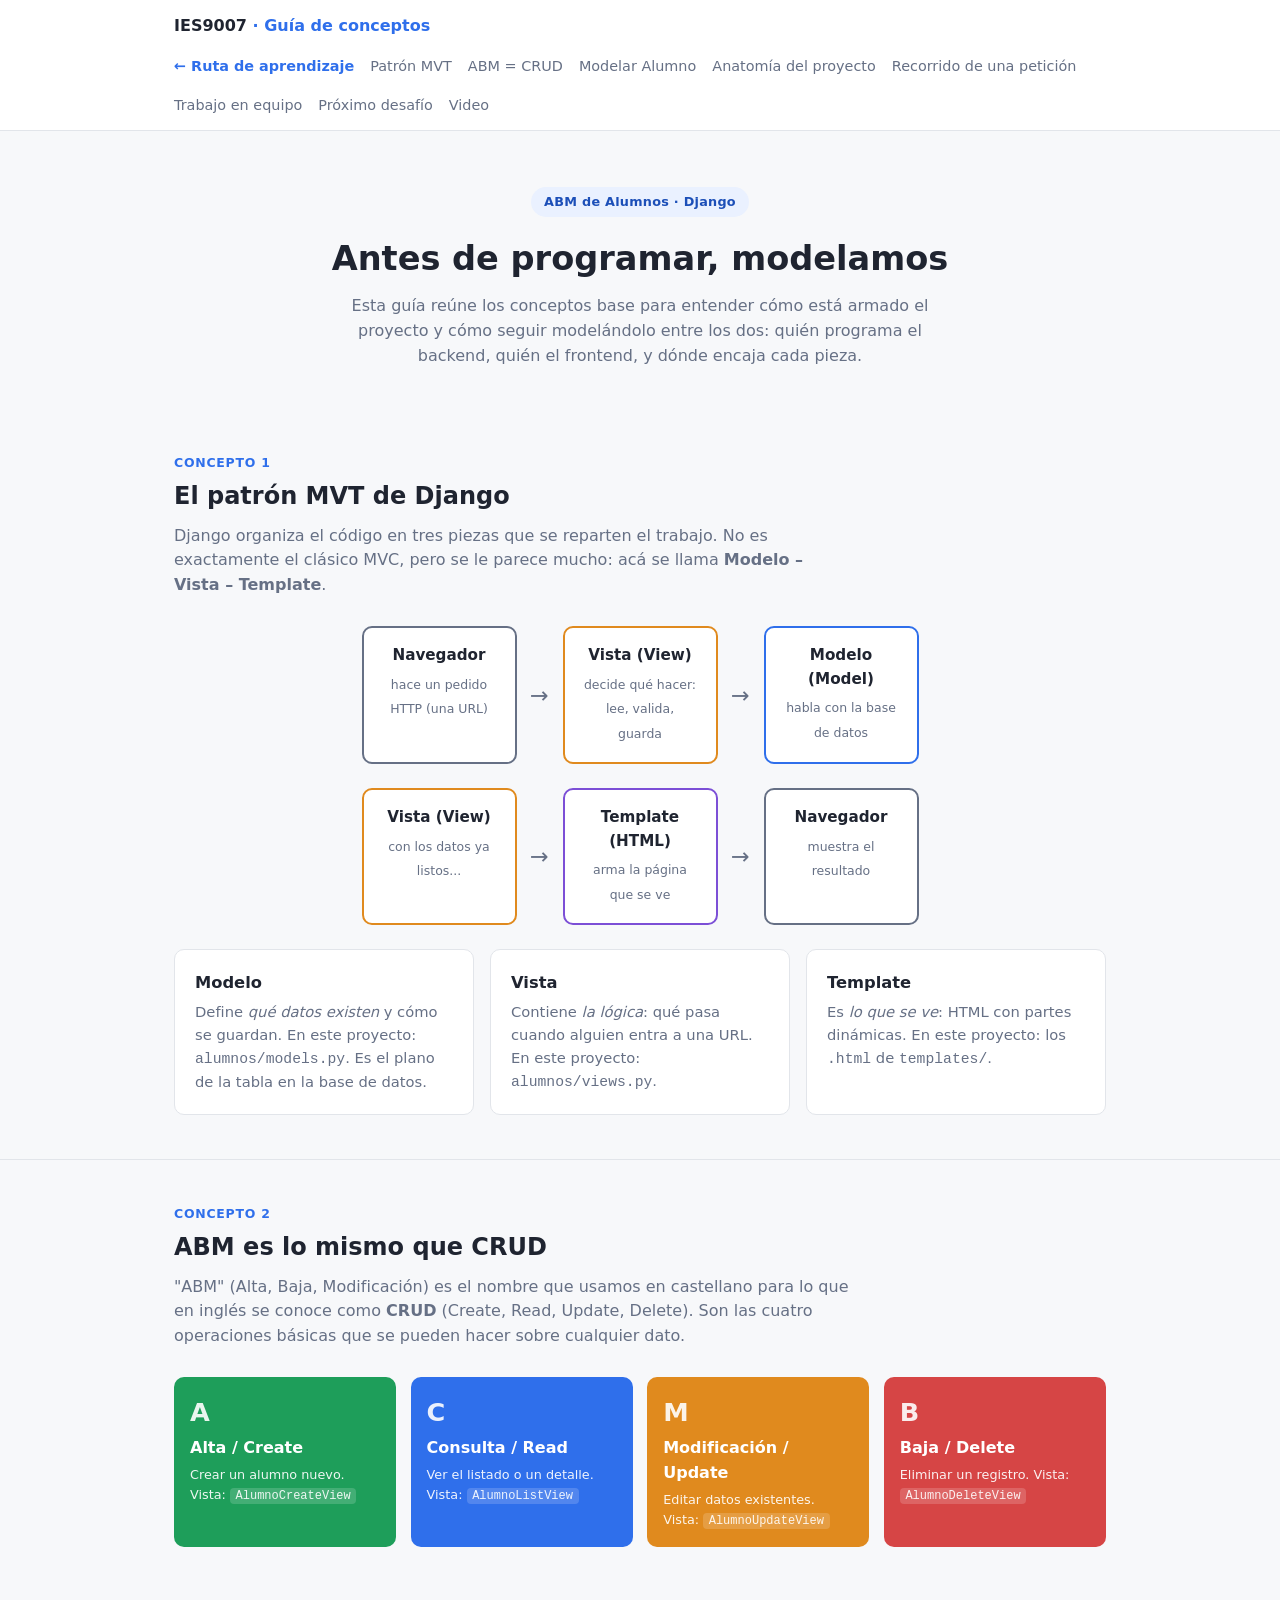
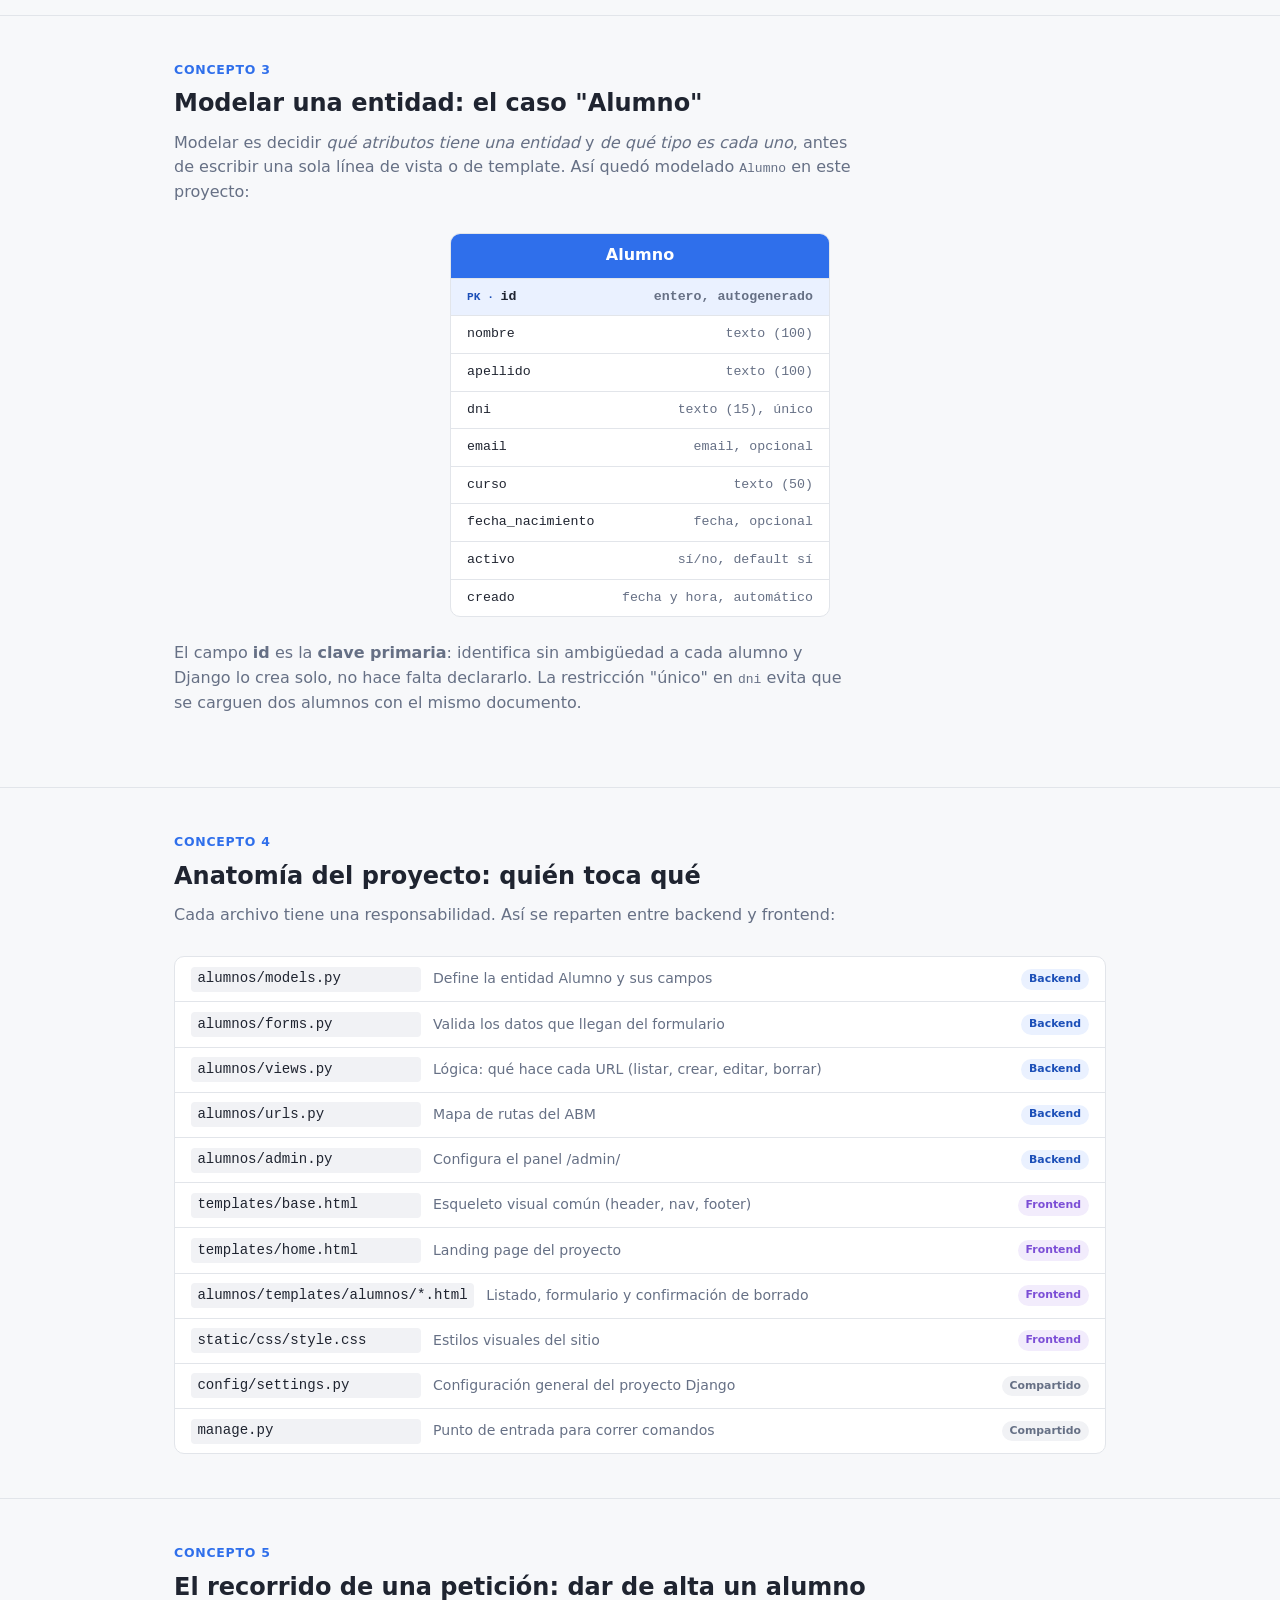
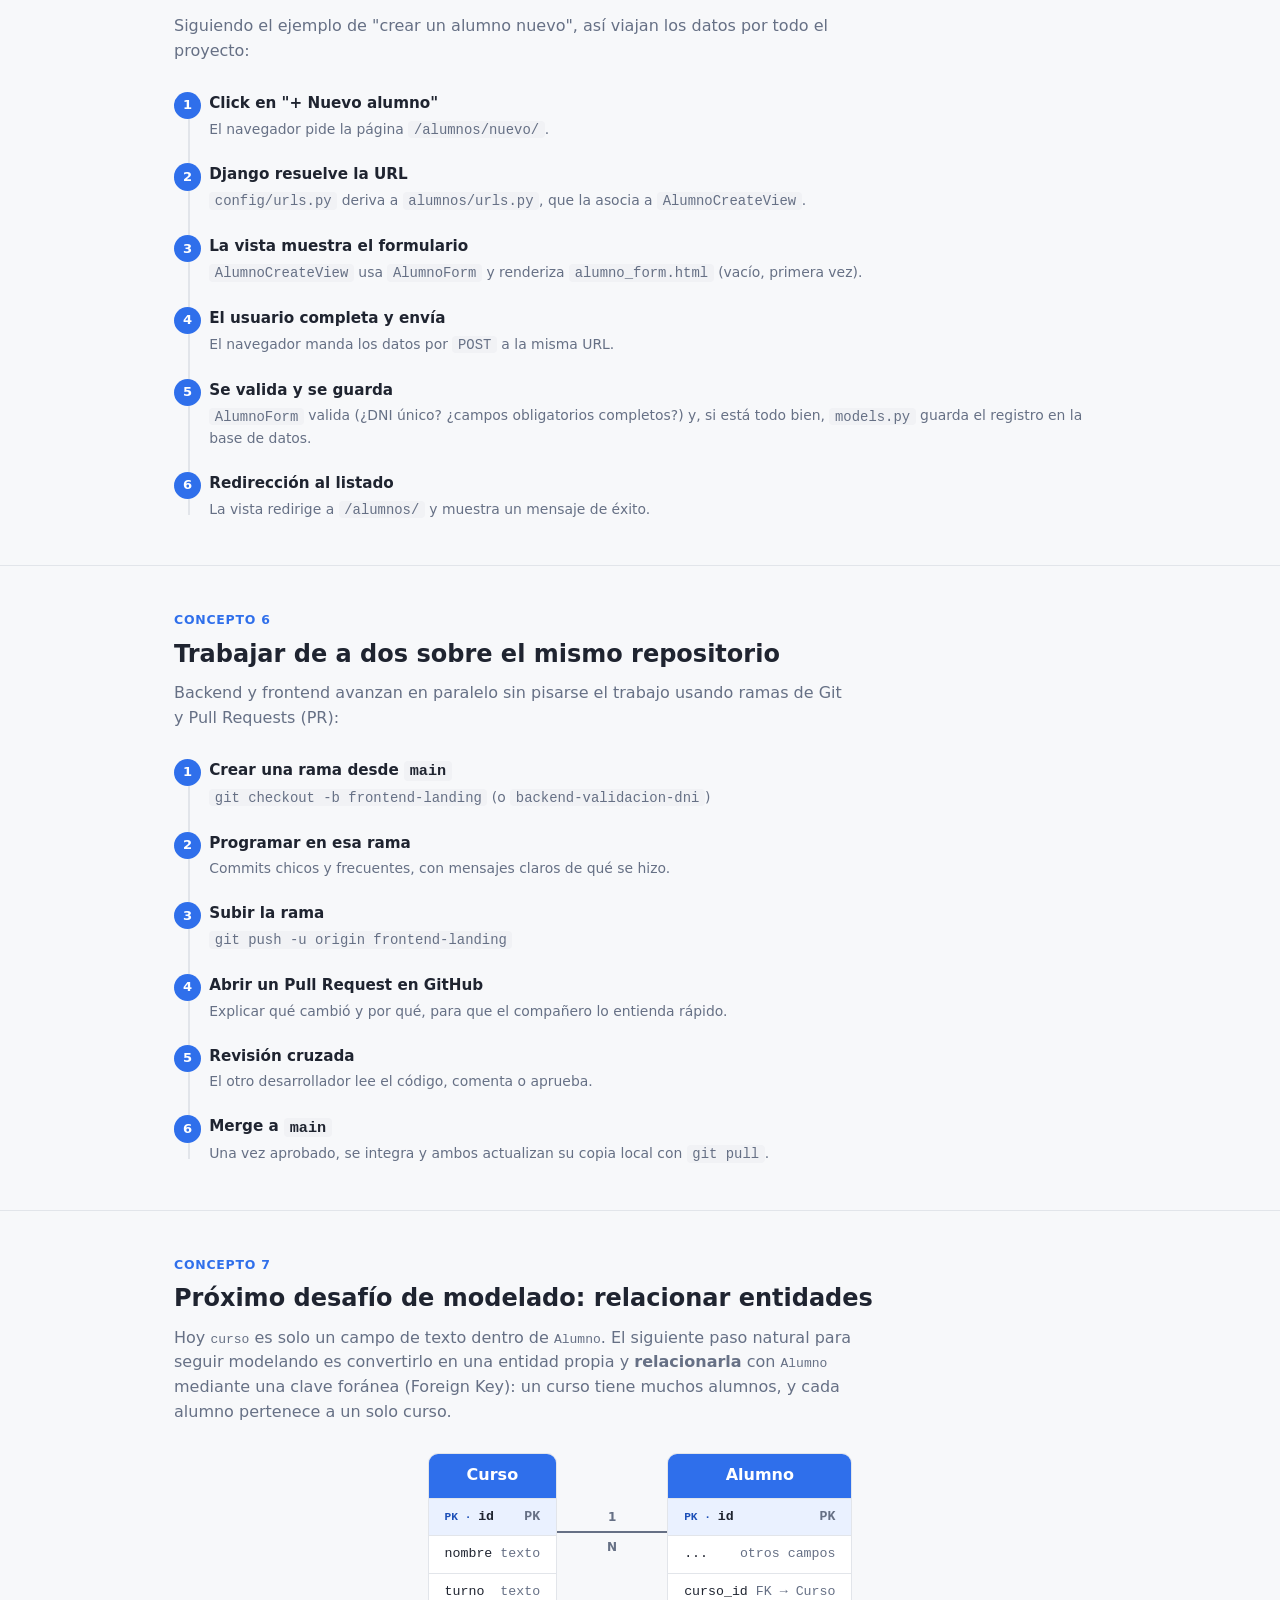
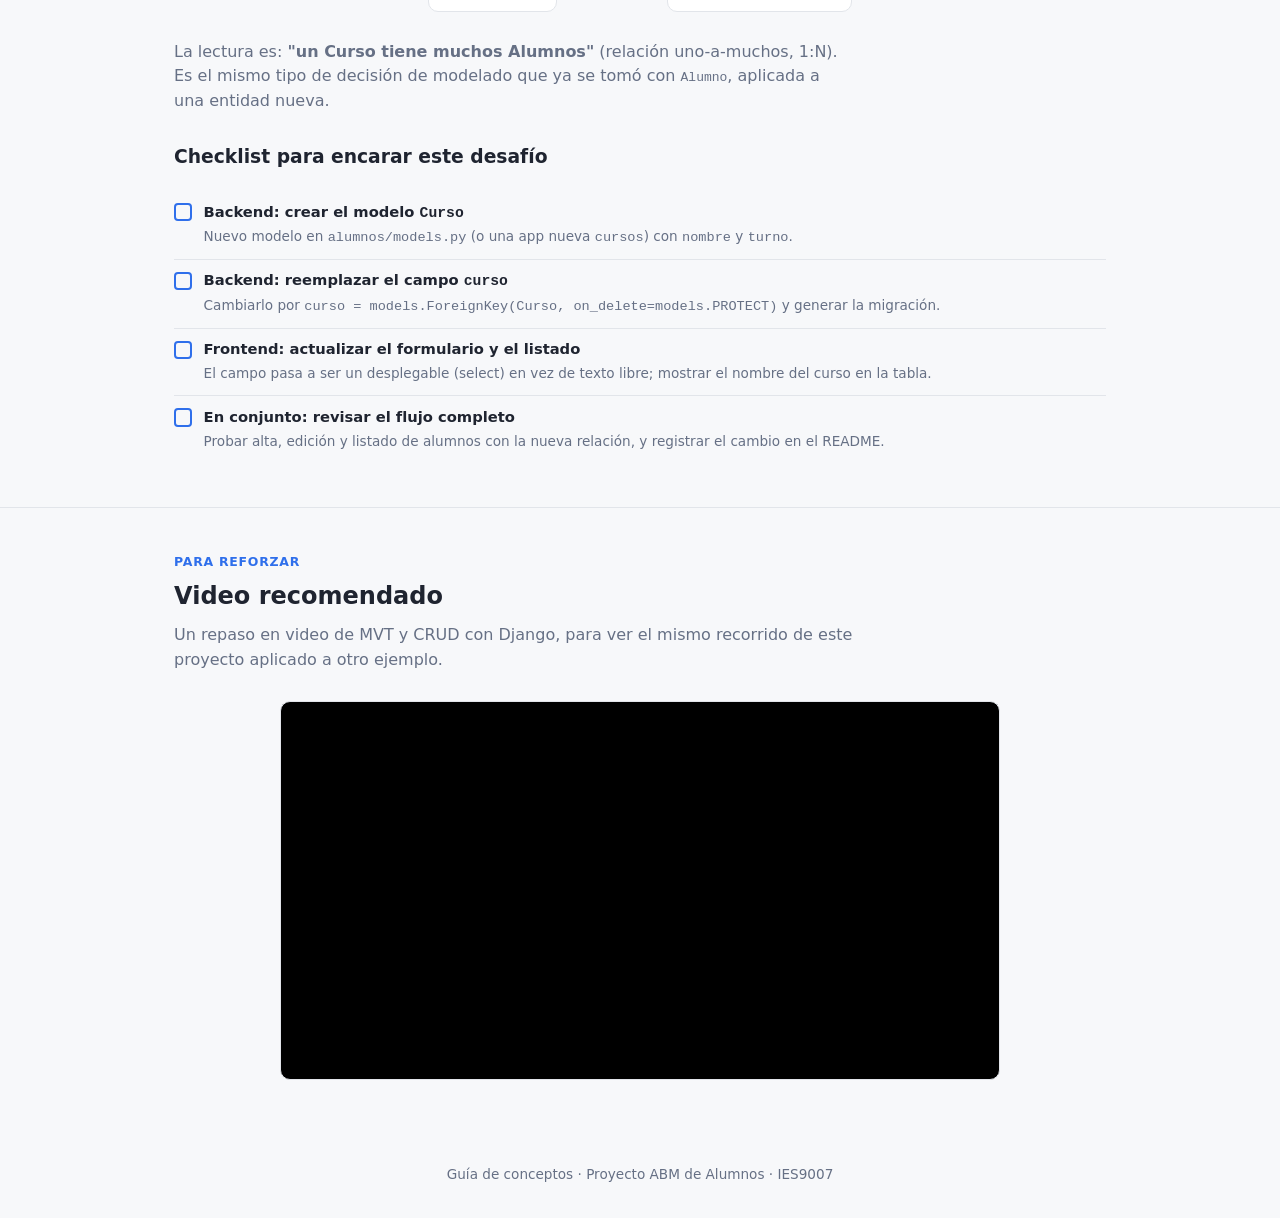
<file: guia-conceptos.html>
<!DOCTYPE html>
<html lang="es">
<head>
<meta charset="UTF-8">
<meta name="viewport" content="width=device-width, initial-scale=1.0">
<title>Guía de conceptos · ABM de Alumnos</title>
<style>
  :root {
    --azul: #2f6feb;
    --azul-osc: #1c4fb8;
    --azul-claro: #eaf1ff;
    --verde: #1e9e5a;
    --verde-claro: #e6f6ee;
    --naranja: #e08a1e;
    --naranja-claro: #fdf1de;
    --violeta: #7c4fd6;
    --violeta-claro: #f2ecfc;
    --rojo: #d64545;
    --rojo-claro: #fbeaea;
    --gris: #667085;
    --gris-claro: #f1f2f5;
    --texto: #1f2430;
    --borde: #e2e5ea;
    --fondo: #f7f8fa;
    --tarjeta: #ffffff;
  }

  * { box-sizing: border-box; }

  html { scroll-behavior: smooth; }

  body {
    margin: 0;
    font-family: system-ui, -apple-system, "Segoe UI", Arial, sans-serif;
    color: var(--texto);
    background: var(--fondo);
    line-height: 1.55;
  }

  .wrap { max-width: 980px; margin: 0 auto; padding: 0 1.5rem; }

  /* ---------- NAV ---------- */
  nav.topnav {
    position: sticky; top: 0; z-index: 10;
    background: var(--tarjeta);
    border-bottom: 1px solid var(--borde);
  }
  .topnav .wrap {
    display: flex; align-items: center; justify-content: space-between;
    padding: 0.9rem 1.5rem; gap: 1rem; flex-wrap: wrap;
  }
  .topnav .brand { font-weight: 700; color: var(--texto); }
  .topnav .brand span { color: var(--azul); }
  .topnav .links { display: flex; gap: 1rem; flex-wrap: wrap; font-size: 0.9rem; }
  .topnav .links a { color: var(--gris); text-decoration: none; }
  .topnav .links a:hover { color: var(--azul); }
  .topnav .links a.volver { color: var(--azul); font-weight: 700; }

  @media print {
    nav.topnav { display: none; }
  }

  /* ---------- HERO ---------- */
  header.hero {
    padding: 3.5rem 0 2.5rem;
    text-align: center;
  }
  header.hero .kicker {
    display: inline-block;
    background: var(--azul-claro); color: var(--azul-osc);
    padding: 0.3rem 0.8rem; border-radius: 999px;
    font-size: 0.8rem; font-weight: 600; letter-spacing: 0.02em;
    margin-bottom: 1rem;
  }
  header.hero h1 { font-size: 2.1rem; margin: 0 0 0.6rem; }
  header.hero p { color: var(--gris); max-width: 640px; margin: 0 auto; }

  /* ---------- SECTIONS ---------- */
  section { padding: 2.75rem 0; border-top: 1px solid var(--borde); }
  section:first-of-type { border-top: none; }
  .eyebrow {
    font-size: 0.78rem; font-weight: 700; text-transform: uppercase;
    letter-spacing: 0.06em; color: var(--azul); margin: 0 0 0.4rem;
  }
  h2.title { font-size: 1.5rem; margin: 0 0 0.5rem; }
  .lead { color: var(--gris); max-width: 680px; margin: 0 0 1.75rem; }

  /* ---------- CONCEPT CARDS ---------- */
  .grid3 { display: grid; grid-template-columns: repeat(3, 1fr); gap: 1rem; }
  .grid2 { display: grid; grid-template-columns: repeat(2, 1fr); gap: 1rem; }
  @media (max-width: 720px) { .grid3, .grid2 { grid-template-columns: 1fr; } }

  .card {
    background: var(--tarjeta); border: 1px solid var(--borde); border-radius: 10px;
    padding: 1.25rem;
  }
  .card h3 { margin: 0 0 0.4rem; font-size: 1.02rem; }
  .card p { margin: 0; color: var(--gris); font-size: 0.92rem; }

  .badge {
    display: inline-block; font-size: 0.72rem; font-weight: 700;
    padding: 0.15rem 0.55rem; border-radius: 999px; margin-bottom: 0.6rem;
  }
  .badge.backend { background: var(--azul-claro); color: var(--azul-osc); }
  .badge.frontend { background: var(--violeta-claro); color: var(--violeta); }
  .badge.compartido { background: var(--gris-claro); color: var(--gris); }

  /* ---------- FLOW DIAGRAM (MVT) ---------- */
  .flow {
    display: flex; align-items: stretch; gap: 0; flex-wrap: wrap;
    justify-content: center; margin: 1.5rem 0;
  }
  .flow-box {
    background: var(--tarjeta); border: 2px solid var(--borde); border-radius: 10px;
    padding: 1rem 1.1rem; width: 155px; text-align: center;
  }
  .flow-box strong { display: block; font-size: 0.95rem; margin-bottom: 0.25rem; }
  .flow-box span { font-size: 0.78rem; color: var(--gris); }
  .flow-box.modelo { border-color: var(--azul); }
  .flow-box.vista { border-color: var(--naranja); }
  .flow-box.template { border-color: var(--violeta); }
  .flow-box.cliente { border-color: var(--gris); }
  .flow-arrow {
    display: flex; align-items: center; justify-content: center;
    width: 46px; font-size: 1.4rem; color: var(--gris);
  }
  .flow-arrow.down { display: none; }
  @media (max-width: 720px) {
    .flow { flex-direction: column; align-items: center; }
    .flow-box { width: 220px; }
    .flow-arrow.right { display: none; }
    .flow-arrow.down { display: flex; }
  }

  /* ---------- CRUD TABLE ---------- */
  .crud-grid { display: grid; grid-template-columns: repeat(4, 1fr); gap: 0.9rem; margin: 1.5rem 0; }
  @media (max-width: 820px) { .crud-grid { grid-template-columns: repeat(2, 1fr); } }
  .crud-item {
    border-radius: 10px; padding: 1rem; color: #fff;
  }
  .crud-item.alta { background: var(--verde); }
  .crud-item.consulta { background: var(--azul); }
  .crud-item.modif { background: var(--naranja); }
  .crud-item.baja { background: var(--rojo); }
  .crud-item .letra { font-size: 1.6rem; font-weight: 800; opacity: 0.9; }
  .crud-item h4 { margin: 0.2rem 0 0.3rem; font-size: 1rem; }
  .crud-item p { margin: 0; font-size: 0.8rem; opacity: 0.92; }
  .crud-item code { background: rgba(255,255,255,0.18); padding: 0.05rem 0.35rem; border-radius: 4px; font-size: 0.75rem; }

  /* ---------- UML / ER CLASS BOX ---------- */
  .uml-box {
    background: var(--tarjeta); border: 1px solid var(--borde); border-radius: 10px;
    max-width: 380px; margin: 1.5rem auto; overflow: hidden;
  }
  .uml-box .uml-title {
    background: var(--azul); color: #fff; padding: 0.6rem 1rem;
    font-weight: 700; text-align: center;
  }
  .uml-box ul { list-style: none; margin: 0; padding: 0; }
  .uml-box li {
    padding: 0.5rem 1rem; border-top: 1px solid var(--borde);
    font-family: "Consolas", "SF Mono", monospace; font-size: 0.83rem;
    display: flex; justify-content: space-between; gap: 0.5rem;
  }
  .uml-box li .campo { color: var(--texto); }
  .uml-box li .tipo { color: var(--gris); text-align: right; }
  .uml-box li.pk { background: var(--azul-claro); font-weight: 600; }
  .uml-box li.pk .campo::before { content: "PK · "; font-size: 0.7rem; color: var(--azul-osc); }

  /* ---------- FILE TREE ---------- */
  .tree { border: 1px solid var(--borde); border-radius: 10px; background: var(--tarjeta); overflow: hidden; }
  .tree-row {
    display: flex; align-items: center; gap: 0.75rem;
    padding: 0.6rem 1rem; border-top: 1px solid var(--borde);
    font-size: 0.88rem; flex-wrap: wrap;
  }
  .tree-row:first-child { border-top: none; }
  .tree-row code {
    font-family: "Consolas", "SF Mono", monospace; background: var(--gris-claro);
    padding: 0.1rem 0.4rem; border-radius: 4px; min-width: 230px;
  }
  .tree-row .desc { color: var(--gris); flex: 1; }
  .tag { font-size: 0.68rem; font-weight: 700; padding: 0.12rem 0.5rem; border-radius: 999px; white-space: nowrap; }
  .tag.backend { background: var(--azul-claro); color: var(--azul-osc); }
  .tag.frontend { background: var(--violeta-claro); color: var(--violeta); }
  .tag.compartido { background: var(--gris-claro); color: var(--gris); }

  /* ---------- TIMELINE (request flow) ---------- */
  .timeline { position: relative; margin: 1.5rem 0 0; padding-left: 2.2rem; }
  .timeline::before {
    content: ""; position: absolute; left: 0.85rem; top: 0.4rem; bottom: 0.4rem;
    width: 2px; background: var(--borde);
  }
  .tl-step { position: relative; margin-bottom: 1.4rem; }
  .tl-step:last-child { margin-bottom: 0; }
  .tl-step .num {
    position: absolute; left: -2.2rem; top: 0; width: 1.7rem; height: 1.7rem;
    border-radius: 50%; background: var(--azul); color: #fff;
    display: flex; align-items: center; justify-content: center;
    font-size: 0.82rem; font-weight: 700;
  }
  .tl-step h4 { margin: 0 0 0.2rem; font-size: 0.95rem; }
  .tl-step p { margin: 0; color: var(--gris); font-size: 0.87rem; }
  .tl-step code { font-family: "Consolas", "SF Mono", monospace; background: var(--gris-claro); padding: 0.05rem 0.35rem; border-radius: 4px; }

  /* ---------- RELATION PREVIEW ---------- */
  .relation {
    display: flex; align-items: center; justify-content: center; gap: 0;
    margin: 1.75rem 0; flex-wrap: wrap;
  }
  .relation .uml-box { margin: 0; }
  .relation .rel-link {
    display: flex; flex-direction: column; align-items: center; justify-content: center;
    width: 110px; color: var(--gris); font-size: 0.75rem; font-weight: 700;
  }
  .relation .rel-link .line { width: 100%; height: 2px; background: var(--gris); position: relative; margin: 0.3rem 0; }
  @media (max-width: 720px) {
    .relation { flex-direction: column; }
    .relation .rel-link { width: 2px; height: 50px; flex-direction: row; }
    .relation .rel-link .line { width: 2px; height: 100%; }
  }

  /* ---------- CHECKLIST ---------- */
  .checklist { list-style: none; padding: 0; margin: 1.25rem 0 0; }
  .checklist li {
    display: flex; gap: 0.7rem; align-items: flex-start;
    padding: 0.6rem 0; border-top: 1px solid var(--borde);
  }
  .checklist li:first-child { border-top: none; }
  .checklist .box {
    flex: 0 0 auto; width: 1.15rem; height: 1.15rem; border: 2px solid var(--azul);
    border-radius: 4px; margin-top: 0.15rem;
  }
  .checklist .txt strong { display: block; font-size: 0.92rem; }
  .checklist .txt span { color: var(--gris); font-size: 0.85rem; }

  /* ---------- VIDEO EMBED ---------- */
  .video-wrap {
    position: relative; width: 100%; max-width: 720px; height: 0;
    padding-bottom: 40.5%; margin: 1.5rem auto 0;
    border-radius: 10px; overflow: hidden; border: 1px solid var(--borde);
    background: #000;
  }
  .video-wrap iframe {
    position: absolute; inset: 0; width: 100%; height: 100%; border: 0;
  }
  @media print { .video-wrap { display: none; } }

  footer {
    text-align: center; color: var(--gris); font-size: 0.85rem;
    padding: 2.5rem 0 3rem;
  }
</style>
</head>
<body>

<nav class="topnav">
  <div class="wrap">
    <div class="brand">IES9007 <span>· Guía de conceptos</span></div>
    <div class="links">
      <a href="index.html" class="volver">← Ruta de aprendizaje</a>
      <a href="#mvt">Patrón MVT</a>
      <a href="#crud">ABM = CRUD</a>
      <a href="#modelo">Modelar Alumno</a>
      <a href="#anatomia">Anatomía del proyecto</a>
      <a href="#recorrido">Recorrido de una petición</a>
      <a href="#equipo">Trabajo en equipo</a>
      <a href="#siguiente">Próximo desafío</a>
      <a href="#video">Video</a>
    </div>
  </div>
</nav>

<header class="hero">
  <div class="wrap">
    <span class="kicker">ABM de Alumnos · Django</span>
    <h1>Antes de programar, modelamos</h1>
    <p>Esta guía reúne los conceptos base para entender cómo está armado el proyecto
       y cómo seguir modelándolo entre los dos: quién programa el backend, quién el
       frontend, y dónde encaja cada pieza.</p>
  </div>
</header>

<section id="mvt">
  <div class="wrap">
    <p class="eyebrow">Concepto 1</p>
    <h2 class="title">El patrón MVT de Django</h2>
    <p class="lead">Django organiza el código en tres piezas que se reparten el trabajo.
       No es exactamente el clásico MVC, pero se le parece mucho: acá se llama
       <strong>Modelo – Vista – Template</strong>.</p>

    <div class="flow">
      <div class="flow-box cliente">
        <strong>Navegador</strong>
        <span>hace un pedido HTTP (una URL)</span>
      </div>
      <div class="flow-arrow right">→</div>
      <div class="flow-arrow down">↓</div>
      <div class="flow-box vista">
        <strong>Vista (View)</strong>
        <span>decide qué hacer: lee, valida, guarda</span>
      </div>
      <div class="flow-arrow right">→</div>
      <div class="flow-arrow down">↓</div>
      <div class="flow-box modelo">
        <strong>Modelo (Model)</strong>
        <span>habla con la base de datos</span>
      </div>
    </div>
    <div class="flow">
      <div class="flow-box vista">
        <strong>Vista (View)</strong>
        <span>con los datos ya listos...</span>
      </div>
      <div class="flow-arrow right">→</div>
      <div class="flow-arrow down">↓</div>
      <div class="flow-box template">
        <strong>Template (HTML)</strong>
        <span>arma la página que se ve</span>
      </div>
      <div class="flow-arrow right">→</div>
      <div class="flow-arrow down">↓</div>
      <div class="flow-box cliente">
        <strong>Navegador</strong>
        <span>muestra el resultado</span>
      </div>
    </div>

    <div class="grid3">
      <div class="card">
        <h3>Modelo</h3>
        <p>Define <em>qué datos existen</em> y cómo se guardan. En este proyecto:
           <code>alumnos/models.py</code>. Es el plano de la tabla en la base de datos.</p>
      </div>
      <div class="card">
        <h3>Vista</h3>
        <p>Contiene <em>la lógica</em>: qué pasa cuando alguien entra a una URL.
           En este proyecto: <code>alumnos/views.py</code>.</p>
      </div>
      <div class="card">
        <h3>Template</h3>
        <p>Es <em>lo que se ve</em>: HTML con partes dinámicas.
           En este proyecto: los <code>.html</code> de <code>templates/</code>.</p>
      </div>
    </div>
  </div>
</section>

<section id="crud">
  <div class="wrap">
    <p class="eyebrow">Concepto 2</p>
    <h2 class="title">ABM es lo mismo que CRUD</h2>
    <p class="lead">"ABM" (Alta, Baja, Modificación) es el nombre que usamos en
       castellano para lo que en inglés se conoce como <strong>CRUD</strong>
       (Create, Read, Update, Delete). Son las cuatro operaciones básicas que se
       pueden hacer sobre cualquier dato.</p>

    <div class="crud-grid">
      <div class="crud-item alta">
        <div class="letra">A</div>
        <h4>Alta / Create</h4>
        <p>Crear un alumno nuevo. Vista: <code>AlumnoCreateView</code></p>
      </div>
      <div class="crud-item consulta">
        <div class="letra">C</div>
        <h4>Consulta / Read</h4>
        <p>Ver el listado o un detalle. Vista: <code>AlumnoListView</code></p>
      </div>
      <div class="crud-item modif">
        <div class="letra">M</div>
        <h4>Modificación / Update</h4>
        <p>Editar datos existentes. Vista: <code>AlumnoUpdateView</code></p>
      </div>
      <div class="crud-item baja">
        <div class="letra">B</div>
        <h4>Baja / Delete</h4>
        <p>Eliminar un registro. Vista: <code>AlumnoDeleteView</code></p>
      </div>
    </div>
  </div>
</section>

<section id="modelo">
  <div class="wrap">
    <p class="eyebrow">Concepto 3</p>
    <h2 class="title">Modelar una entidad: el caso "Alumno"</h2>
    <p class="lead">Modelar es decidir <em>qué atributos tiene una entidad</em> y
       <em>de qué tipo es cada uno</em>, antes de escribir una sola línea de vista o
       de template. Así quedó modelado <code>Alumno</code> en este proyecto:</p>

    <div class="uml-box">
      <div class="uml-title">Alumno</div>
      <ul>
        <li class="pk"><span class="campo">id</span><span class="tipo">entero, autogenerado</span></li>
        <li><span class="campo">nombre</span><span class="tipo">texto (100)</span></li>
        <li><span class="campo">apellido</span><span class="tipo">texto (100)</span></li>
        <li><span class="campo">dni</span><span class="tipo">texto (15), único</span></li>
        <li><span class="campo">email</span><span class="tipo">email, opcional</span></li>
        <li><span class="campo">curso</span><span class="tipo">texto (50)</span></li>
        <li><span class="campo">fecha_nacimiento</span><span class="tipo">fecha, opcional</span></li>
        <li><span class="campo">activo</span><span class="tipo">sí/no, default sí</span></li>
        <li><span class="campo">creado</span><span class="tipo">fecha y hora, automático</span></li>
      </ul>
    </div>
    <p class="lead" style="margin-top:0;">El campo <strong>id</strong> es la
       <strong>clave primaria</strong>: identifica sin ambigüedad a cada alumno y
       Django lo crea solo, no hace falta declararlo. La restricción "único" en
       <code>dni</code> evita que se carguen dos alumnos con el mismo documento.</p>
  </div>
</section>

<section id="anatomia">
  <div class="wrap">
    <p class="eyebrow">Concepto 4</p>
    <h2 class="title">Anatomía del proyecto: quién toca qué</h2>
    <p class="lead">Cada archivo tiene una responsabilidad. Así se reparten entre
       backend y frontend:</p>

    <div class="tree">
      <div class="tree-row">
        <code>alumnos/models.py</code>
        <span class="desc">Define la entidad Alumno y sus campos</span>
        <span class="tag backend">Backend</span>
      </div>
      <div class="tree-row">
        <code>alumnos/forms.py</code>
        <span class="desc">Valida los datos que llegan del formulario</span>
        <span class="tag backend">Backend</span>
      </div>
      <div class="tree-row">
        <code>alumnos/views.py</code>
        <span class="desc">Lógica: qué hace cada URL (listar, crear, editar, borrar)</span>
        <span class="tag backend">Backend</span>
      </div>
      <div class="tree-row">
        <code>alumnos/urls.py</code>
        <span class="desc">Mapa de rutas del ABM</span>
        <span class="tag backend">Backend</span>
      </div>
      <div class="tree-row">
        <code>alumnos/admin.py</code>
        <span class="desc">Configura el panel /admin/</span>
        <span class="tag backend">Backend</span>
      </div>
      <div class="tree-row">
        <code>templates/base.html</code>
        <span class="desc">Esqueleto visual común (header, nav, footer)</span>
        <span class="tag frontend">Frontend</span>
      </div>
      <div class="tree-row">
        <code>templates/home.html</code>
        <span class="desc">Landing page del proyecto</span>
        <span class="tag frontend">Frontend</span>
      </div>
      <div class="tree-row">
        <code>alumnos/templates/alumnos/*.html</code>
        <span class="desc">Listado, formulario y confirmación de borrado</span>
        <span class="tag frontend">Frontend</span>
      </div>
      <div class="tree-row">
        <code>static/css/style.css</code>
        <span class="desc">Estilos visuales del sitio</span>
        <span class="tag frontend">Frontend</span>
      </div>
      <div class="tree-row">
        <code>config/settings.py</code>
        <span class="desc">Configuración general del proyecto Django</span>
        <span class="tag compartido">Compartido</span>
      </div>
      <div class="tree-row">
        <code>manage.py</code>
        <span class="desc">Punto de entrada para correr comandos</span>
        <span class="tag compartido">Compartido</span>
      </div>
    </div>
  </div>
</section>

<section id="recorrido">
  <div class="wrap">
    <p class="eyebrow">Concepto 5</p>
    <h2 class="title">El recorrido de una petición: dar de alta un alumno</h2>
    <p class="lead">Siguiendo el ejemplo de "crear un alumno nuevo", así viajan los
       datos por todo el proyecto:</p>

    <div class="timeline">
      <div class="tl-step">
        <div class="num">1</div>
        <h4>Click en "+ Nuevo alumno"</h4>
        <p>El navegador pide la página <code>/alumnos/nuevo/</code>.</p>
      </div>
      <div class="tl-step">
        <div class="num">2</div>
        <h4>Django resuelve la URL</h4>
        <p><code>config/urls.py</code> deriva a <code>alumnos/urls.py</code>, que la
           asocia a <code>AlumnoCreateView</code>.</p>
      </div>
      <div class="tl-step">
        <div class="num">3</div>
        <h4>La vista muestra el formulario</h4>
        <p><code>AlumnoCreateView</code> usa <code>AlumnoForm</code> y renderiza
           <code>alumno_form.html</code> (vacío, primera vez).</p>
      </div>
      <div class="tl-step">
        <div class="num">4</div>
        <h4>El usuario completa y envía</h4>
        <p>El navegador manda los datos por <code>POST</code> a la misma URL.</p>
      </div>
      <div class="tl-step">
        <div class="num">5</div>
        <h4>Se valida y se guarda</h4>
        <p><code>AlumnoForm</code> valida (¿DNI único? ¿campos obligatorios completos?)
           y, si está todo bien, <code>models.py</code> guarda el registro en la
           base de datos.</p>
      </div>
      <div class="tl-step">
        <div class="num">6</div>
        <h4>Redirección al listado</h4>
        <p>La vista redirige a <code>/alumnos/</code> y muestra un mensaje de éxito.</p>
      </div>
    </div>
  </div>
</section>

<section id="equipo">
  <div class="wrap">
    <p class="eyebrow">Concepto 6</p>
    <h2 class="title">Trabajar de a dos sobre el mismo repositorio</h2>
    <p class="lead">Backend y frontend avanzan en paralelo sin pisarse el trabajo
       usando ramas de Git y Pull Requests (PR):</p>

    <div class="timeline">
      <div class="tl-step">
        <div class="num">1</div>
        <h4>Crear una rama desde <code>main</code></h4>
        <p><code>git checkout -b frontend-landing</code> (o <code>backend-validacion-dni</code>)</p>
      </div>
      <div class="tl-step">
        <div class="num">2</div>
        <h4>Programar en esa rama</h4>
        <p>Commits chicos y frecuentes, con mensajes claros de qué se hizo.</p>
      </div>
      <div class="tl-step">
        <div class="num">3</div>
        <h4>Subir la rama</h4>
        <p><code>git push -u origin frontend-landing</code></p>
      </div>
      <div class="tl-step">
        <div class="num">4</div>
        <h4>Abrir un Pull Request en GitHub</h4>
        <p>Explicar qué cambió y por qué, para que el compañero lo entienda rápido.</p>
      </div>
      <div class="tl-step">
        <div class="num">5</div>
        <h4>Revisión cruzada</h4>
        <p>El otro desarrollador lee el código, comenta o aprueba.</p>
      </div>
      <div class="tl-step">
        <div class="num">6</div>
        <h4>Merge a <code>main</code></h4>
        <p>Una vez aprobado, se integra y ambos actualizan su copia local con
           <code>git pull</code>.</p>
      </div>
    </div>
  </div>
</section>

<section id="siguiente">
  <div class="wrap">
    <p class="eyebrow">Concepto 7</p>
    <h2 class="title">Próximo desafío de modelado: relacionar entidades</h2>
    <p class="lead">Hoy <code>curso</code> es solo un campo de texto dentro de
       <code>Alumno</code>. El siguiente paso natural para seguir modelando es
       convertirlo en una entidad propia y <strong>relacionarla</strong> con
       <code>Alumno</code> mediante una clave foránea (Foreign Key): un curso tiene
       muchos alumnos, y cada alumno pertenece a un solo curso.</p>

    <div class="relation">
      <div class="uml-box" style="max-width:230px;">
        <div class="uml-title">Curso</div>
        <ul>
          <li class="pk"><span class="campo">id</span><span class="tipo">PK</span></li>
          <li><span class="campo">nombre</span><span class="tipo">texto</span></li>
          <li><span class="campo">turno</span><span class="tipo">texto</span></li>
        </ul>
      </div>
      <div class="rel-link">
        <span>1</span>
        <div class="line"></div>
        <span>N</span>
      </div>
      <div class="uml-box" style="max-width:230px;">
        <div class="uml-title">Alumno</div>
        <ul>
          <li class="pk"><span class="campo">id</span><span class="tipo">PK</span></li>
          <li><span class="campo">...</span><span class="tipo">otros campos</span></li>
          <li><span class="campo">curso_id</span><span class="tipo">FK → Curso</span></li>
        </ul>
      </div>
    </div>

    <p class="lead">La lectura es: <strong>"un Curso tiene muchos Alumnos"</strong>
       (relación uno-a-muchos, 1:N). Es el mismo tipo de decisión de modelado que ya
       se tomó con <code>Alumno</code>, aplicada a una entidad nueva.</p>

    <h3 style="margin-bottom:0.75rem;">Checklist para encarar este desafío</h3>
    <ul class="checklist">
      <li>
        <div class="box"></div>
        <div class="txt">
          <strong>Backend: crear el modelo <code>Curso</code></strong>
          <span>Nuevo modelo en <code>alumnos/models.py</code> (o una app nueva
            <code>cursos</code>) con <code>nombre</code> y <code>turno</code>.</span>
        </div>
      </li>
      <li>
        <div class="box"></div>
        <div class="txt">
          <strong>Backend: reemplazar el campo <code>curso</code></strong>
          <span>Cambiarlo por <code>curso = models.ForeignKey(Curso, on_delete=models.PROTECT)</code>
            y generar la migración.</span>
        </div>
      </li>
      <li>
        <div class="box"></div>
        <div class="txt">
          <strong>Frontend: actualizar el formulario y el listado</strong>
          <span>El campo pasa a ser un desplegable (select) en vez de texto libre;
            mostrar el nombre del curso en la tabla.</span>
        </div>
      </li>
      <li>
        <div class="box"></div>
        <div class="txt">
          <strong>En conjunto: revisar el flujo completo</strong>
          <span>Probar alta, edición y listado de alumnos con la nueva relación, y
            registrar el cambio en el README.</span>
        </div>
      </li>
    </ul>
  </div>
</section>

<section id="video">
  <div class="wrap">
    <p class="eyebrow">Para reforzar</p>
    <h2 class="title">Video recomendado</h2>
    <p class="lead">Un repaso en video de MVT y CRUD con Django, para ver el mismo
       recorrido de este proyecto aplicado a otro ejemplo.</p>
    <div class="video-wrap">
      <iframe src="https://www.youtube.com/embed/vo4VF3neyrs" title="Curso Django Desde Cero: CRUD completo y Bases de Datos" allow="accelerometer; autoplay; clipboard-write; encrypted-media; gyroscope; picture-in-picture" allowfullscreen loading="lazy"></iframe>
    </div>
  </div>
</section>

<footer>
  <div class="wrap">
    Guía de conceptos · Proyecto ABM de Alumnos · IES9007
  </div>
</footer>

<script>
  if (new URLSearchParams(location.search).get("pdf") === "1") {
    window.addEventListener("load", function () {
      setTimeout(function () { window.print(); }, 300);
    });
  }
</script>

</body>
</html>
</file>
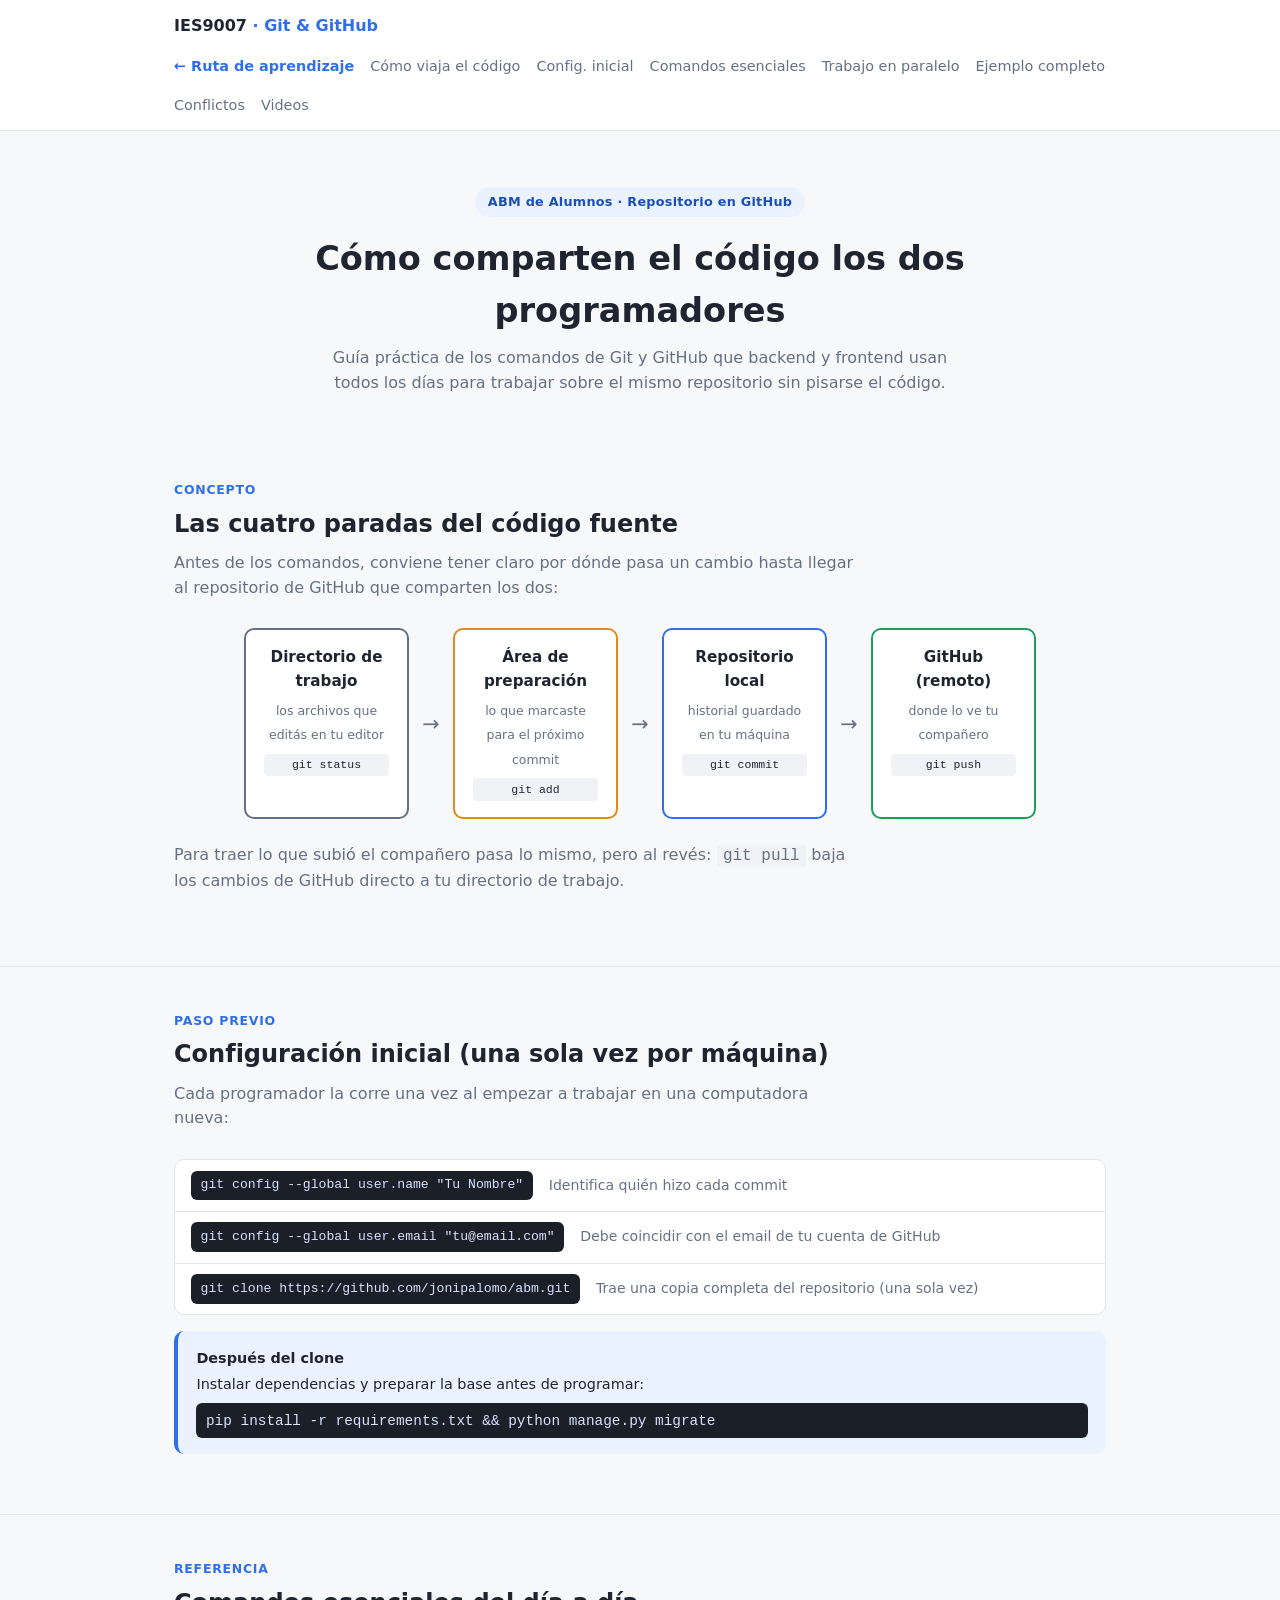
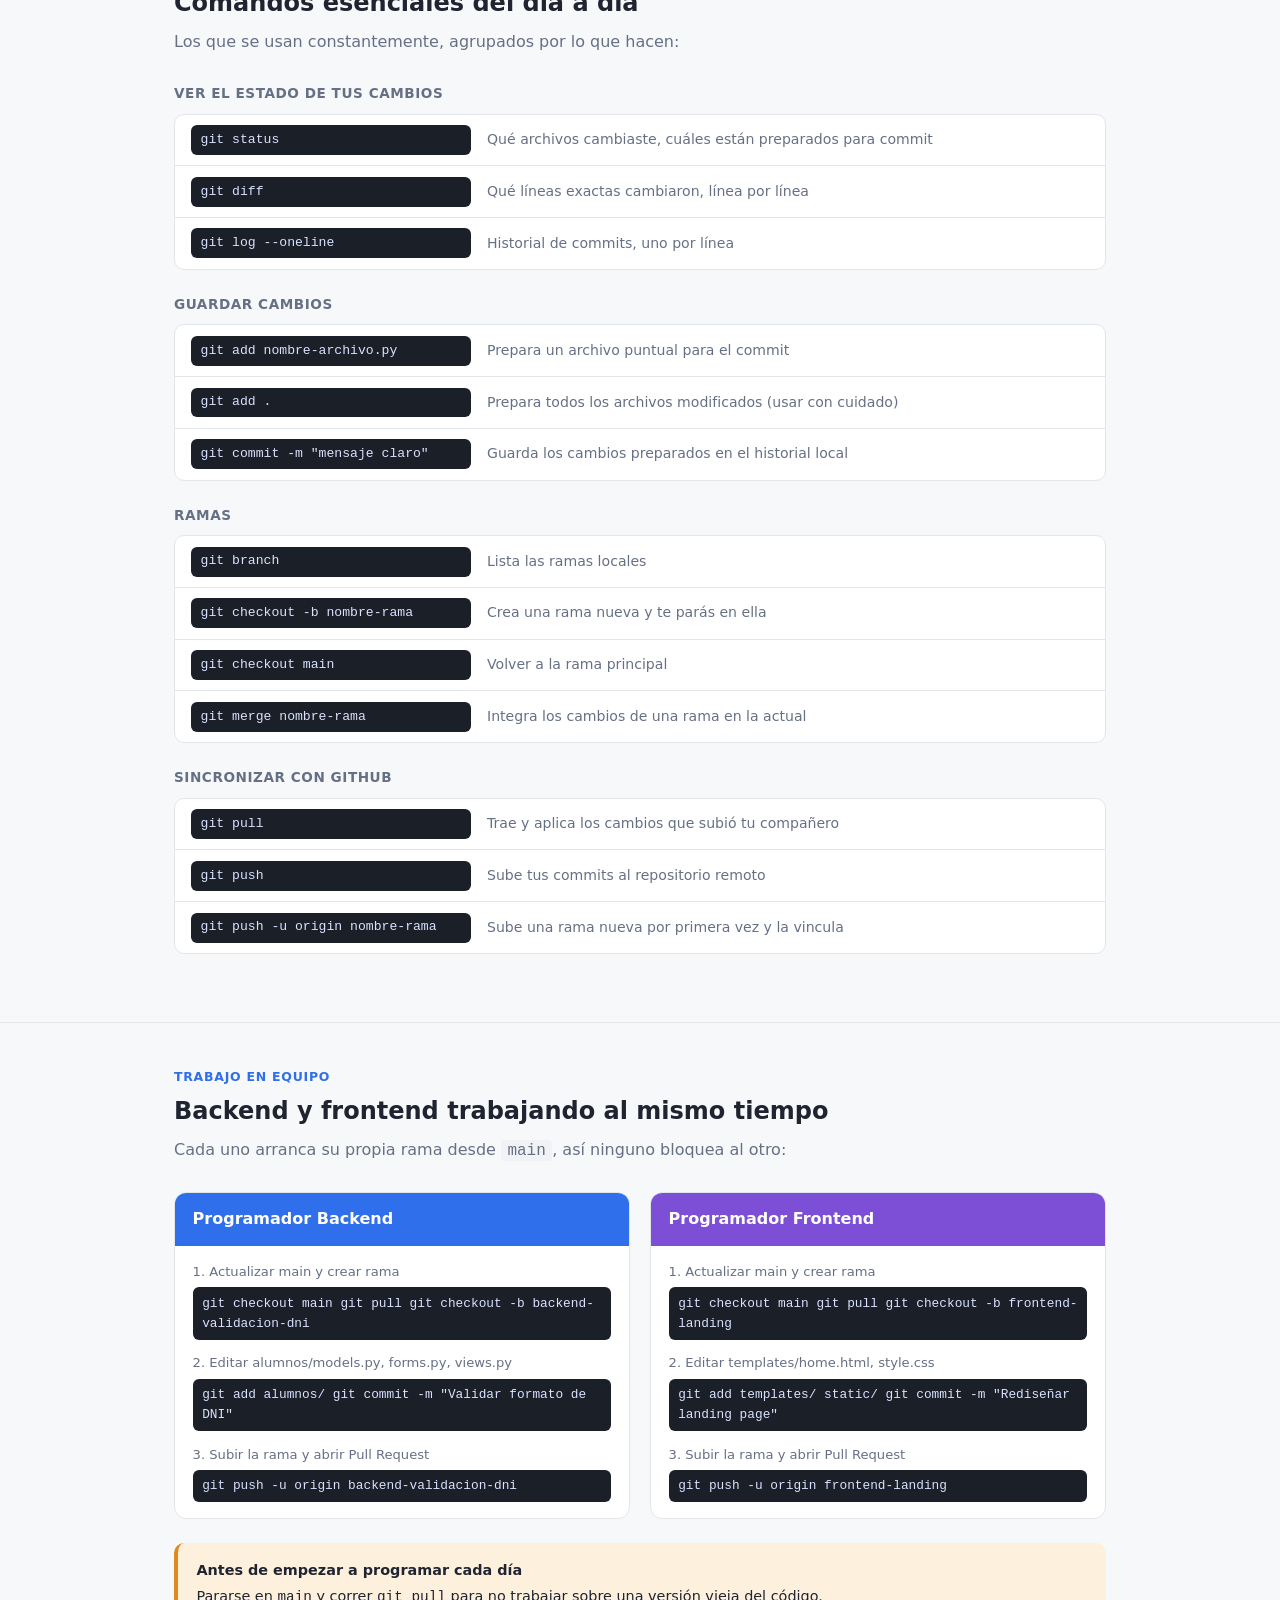
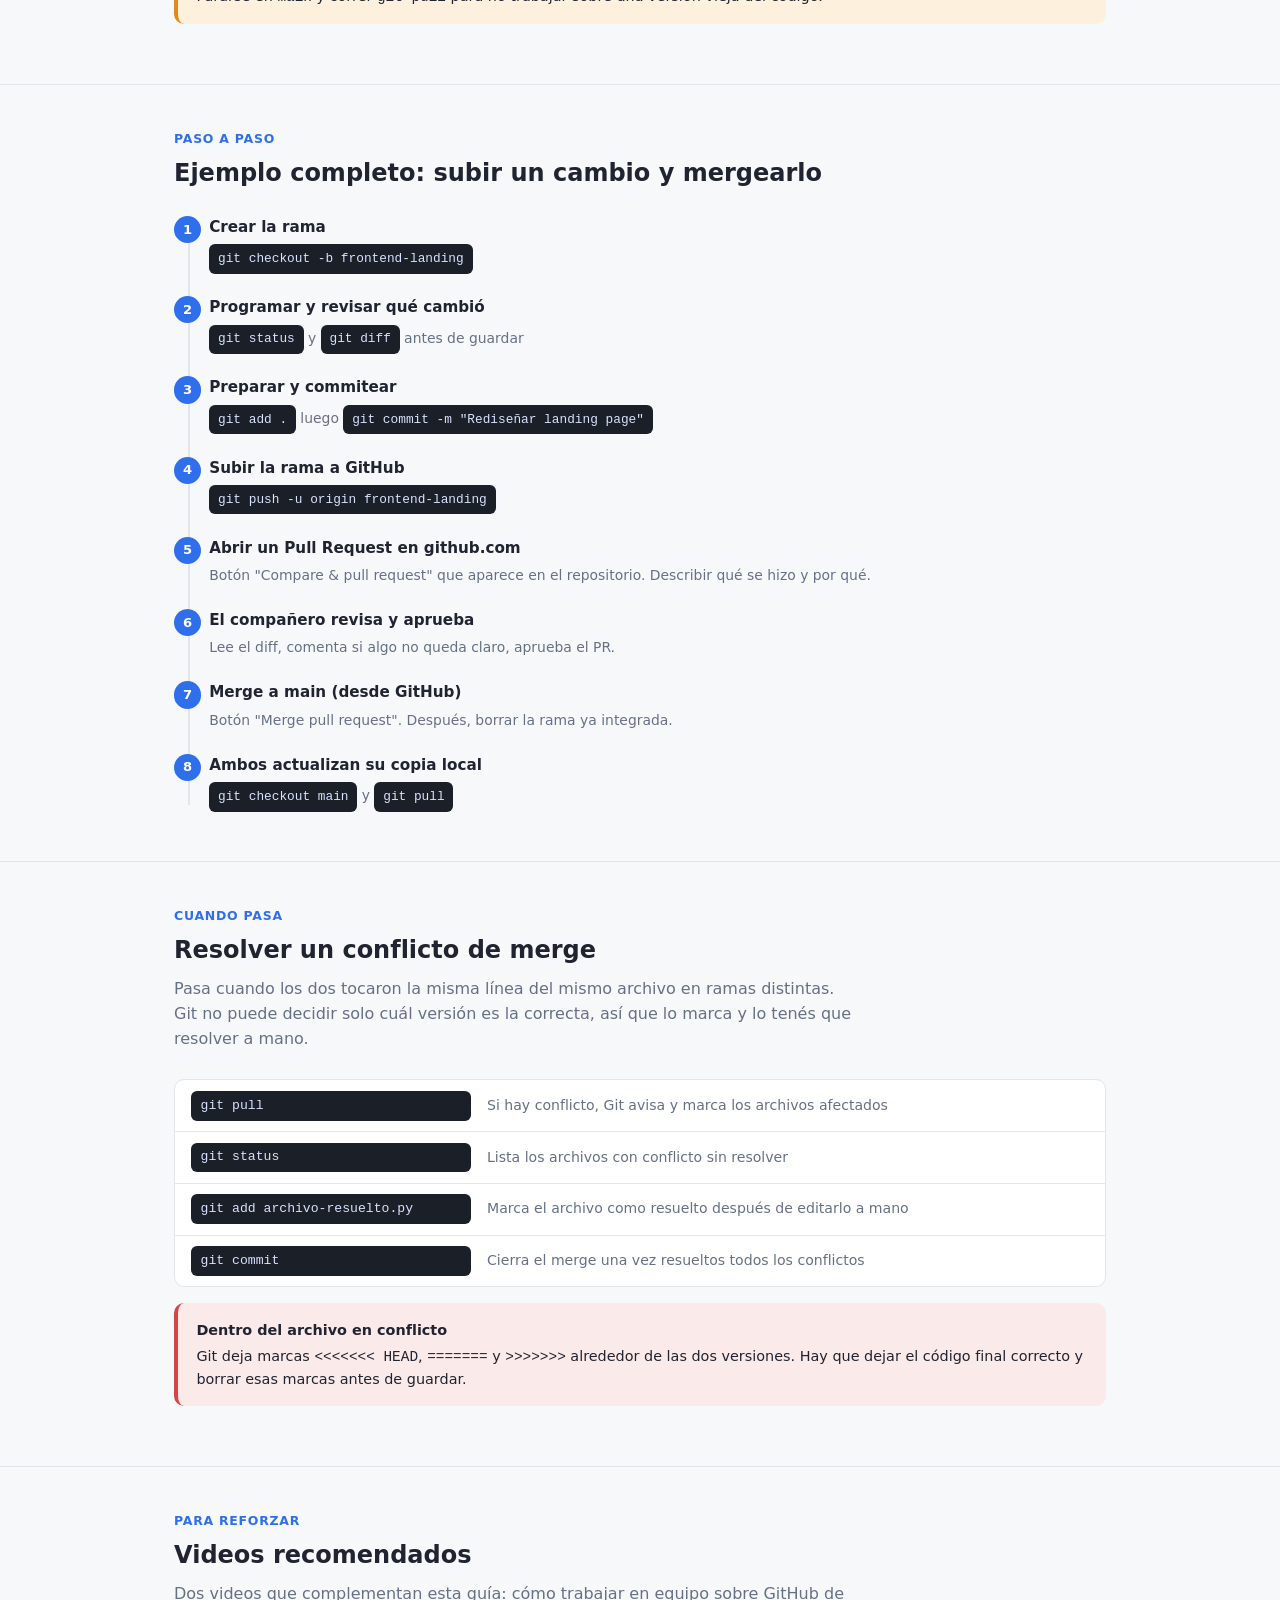
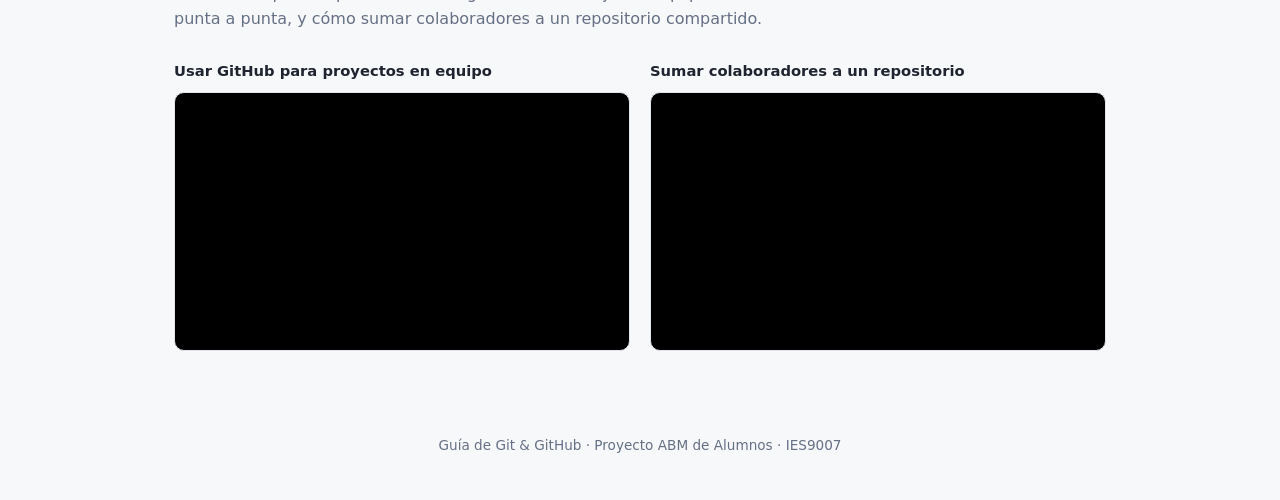
<file: guia-github.html>
<!DOCTYPE html>
<html lang="es">
<head>
<meta charset="UTF-8">
<meta name="viewport" content="width=device-width, initial-scale=1.0">
<title>Guía de Git y GitHub · ABM de Alumnos</title>
<style>
  :root {
    --azul: #2f6feb;
    --azul-osc: #1c4fb8;
    --azul-claro: #eaf1ff;
    --verde: #1e9e5a;
    --verde-claro: #e6f6ee;
    --naranja: #e08a1e;
    --naranja-claro: #fdf1de;
    --violeta: #7c4fd6;
    --violeta-claro: #f2ecfc;
    --rojo: #d64545;
    --rojo-claro: #fbeaea;
    --gris: #667085;
    --gris-claro: #f1f2f5;
    --texto: #1f2430;
    --borde: #e2e5ea;
    --fondo: #f7f8fa;
    --tarjeta: #ffffff;
    --oscuro: #1b1f27;
  }

  * { box-sizing: border-box; }
  html { scroll-behavior: smooth; }

  body {
    margin: 0;
    font-family: system-ui, -apple-system, "Segoe UI", Arial, sans-serif;
    color: var(--texto);
    background: var(--fondo);
    line-height: 1.55;
  }

  .wrap { max-width: 980px; margin: 0 auto; padding: 0 1.5rem; }

  /* ---------- NAV ---------- */
  nav.topnav {
    position: sticky; top: 0; z-index: 10;
    background: var(--tarjeta);
    border-bottom: 1px solid var(--borde);
  }
  .topnav .wrap {
    display: flex; align-items: center; justify-content: space-between;
    padding: 0.9rem 1.5rem; gap: 1rem; flex-wrap: wrap;
  }
  .topnav .brand { font-weight: 700; color: var(--texto); }
  .topnav .brand span { color: var(--azul); }
  .topnav .links { display: flex; gap: 1rem; flex-wrap: wrap; font-size: 0.9rem; }
  .topnav .links a { color: var(--gris); text-decoration: none; }
  .topnav .links a:hover { color: var(--azul); }
  .topnav .links a.volver { color: var(--azul); font-weight: 700; }

  @media print {
    nav.topnav { display: none; }
  }

  /* ---------- HERO ---------- */
  header.hero { padding: 3.5rem 0 2.5rem; text-align: center; }
  header.hero .kicker {
    display: inline-block; background: var(--azul-claro); color: var(--azul-osc);
    padding: 0.3rem 0.8rem; border-radius: 999px;
    font-size: 0.8rem; font-weight: 600; letter-spacing: 0.02em; margin-bottom: 1rem;
  }
  header.hero h1 { font-size: 2.1rem; margin: 0 0 0.6rem; }
  header.hero p { color: var(--gris); max-width: 640px; margin: 0 auto; }

  /* ---------- SECTIONS ---------- */
  section { padding: 2.75rem 0; border-top: 1px solid var(--borde); }
  section:first-of-type { border-top: none; }
  .eyebrow {
    font-size: 0.78rem; font-weight: 700; text-transform: uppercase;
    letter-spacing: 0.06em; color: var(--azul); margin: 0 0 0.4rem;
  }
  h2.title { font-size: 1.5rem; margin: 0 0 0.5rem; }
  .lead { color: var(--gris); max-width: 680px; margin: 0 0 1.75rem; }

  /* ---------- FLOW (git areas) ---------- */
  .flow { display: flex; align-items: stretch; gap: 0; flex-wrap: wrap; justify-content: center; margin: 1.5rem 0; }
  .flow-box {
    background: var(--tarjeta); border: 2px solid var(--borde); border-radius: 10px;
    padding: 1rem 1.1rem; width: 165px; text-align: center;
  }
  .flow-box strong { display: block; font-size: 0.95rem; margin-bottom: 0.25rem; }
  .flow-box span { font-size: 0.78rem; color: var(--gris); }
  .flow-box code { display:block; margin-top:0.4rem; font-size: 0.72rem; background: var(--gris-claro); border-radius: 4px; padding: 0.15rem 0.3rem; }
  .flow-box.a { border-color: var(--gris); }
  .flow-box.b { border-color: var(--naranja); }
  .flow-box.c { border-color: var(--azul); }
  .flow-box.d { border-color: var(--verde); }
  .flow-arrow { display: flex; align-items: center; justify-content: center; width: 44px; font-size: 1.3rem; color: var(--gris); }
  .flow-arrow.down { display: none; }
  @media (max-width: 800px) {
    .flow { flex-direction: column; align-items: center; }
    .flow-box { width: 230px; }
    .flow-arrow.right { display: none; }
    .flow-arrow.down { display: flex; }
  }

  /* ---------- COMMAND TABLE ---------- */
  .cmd-group { margin-bottom: 1.5rem; }
  .cmd-group h3 {
    font-size: 0.85rem; text-transform: uppercase; letter-spacing: 0.04em;
    color: var(--gris); margin: 0 0 0.6rem;
  }
  .cmd-table { border: 1px solid var(--borde); border-radius: 10px; background: var(--tarjeta); overflow: hidden; }
  .cmd-row {
    display: flex; align-items: center; gap: 1rem;
    padding: 0.65rem 1rem; border-top: 1px solid var(--borde); flex-wrap: wrap;
  }
  .cmd-row:first-child { border-top: none; }
  .cmd-row code {
    font-family: "Consolas", "SF Mono", monospace; background: var(--oscuro); color: #d9e2ff;
    padding: 0.3rem 0.6rem; border-radius: 6px; font-size: 0.82rem; min-width: 280px;
  }
  .cmd-row .desc { color: var(--gris); font-size: 0.88rem; flex: 1; }

  /* ---------- ROLE SPLIT ---------- */
  .split { display: grid; grid-template-columns: 1fr 1fr; gap: 1.25rem; margin: 1.5rem 0; }
  @media (max-width: 760px) { .split { grid-template-columns: 1fr; } }
  .role-col { border-radius: 12px; overflow: hidden; border: 1px solid var(--borde); background: var(--tarjeta); }
  .role-head { padding: 0.9rem 1.1rem; color: #fff; font-weight: 700; }
  .role-col.backend .role-head { background: var(--azul); }
  .role-col.frontend .role-head { background: var(--violeta); }
  .role-steps { padding: 1rem 1.1rem; }
  .role-steps .step { margin-bottom: 0.85rem; }
  .role-steps .step:last-child { margin-bottom: 0; }
  .role-steps .step p { margin: 0 0 0.3rem; font-size: 0.82rem; color: var(--gris); }
  .role-steps .step code {
    display: block; font-family: "Consolas", "SF Mono", monospace;
    background: var(--oscuro); color: #d9e2ff; padding: 0.4rem 0.6rem;
    border-radius: 6px; font-size: 0.8rem; overflow-x: auto;
  }

  /* ---------- TIMELINE ---------- */
  .timeline { position: relative; margin: 1.5rem 0 0; padding-left: 2.2rem; }
  .timeline::before {
    content: ""; position: absolute; left: 0.85rem; top: 0.4rem; bottom: 0.4rem;
    width: 2px; background: var(--borde);
  }
  .tl-step { position: relative; margin-bottom: 1.4rem; }
  .tl-step:last-child { margin-bottom: 0; }
  .tl-step .num {
    position: absolute; left: -2.2rem; top: 0; width: 1.7rem; height: 1.7rem;
    border-radius: 50%; background: var(--azul); color: #fff;
    display: flex; align-items: center; justify-content: center;
    font-size: 0.82rem; font-weight: 700;
  }
  .tl-step h4 { margin: 0 0 0.3rem; font-size: 0.95rem; }
  .tl-step p { margin: 0 0 0.35rem; color: var(--gris); font-size: 0.87rem; }
  .tl-step code {
    display: inline-block; font-family: "Consolas", "SF Mono", monospace;
    background: var(--oscuro); color: #d9e2ff; padding: 0.3rem 0.55rem;
    border-radius: 6px; font-size: 0.8rem;
  }

  /* ---------- ALERT / TIP BOXES ---------- */
  .tip {
    border-radius: 10px; padding: 1rem 1.15rem; margin: 1rem 0;
    border-left: 4px solid var(--azul); background: var(--azul-claro);
    font-size: 0.9rem;
  }
  .tip.warn { border-left-color: var(--naranja); background: var(--naranja-claro); }
  .tip.danger { border-left-color: var(--rojo); background: var(--rojo-claro); }
  .tip strong { display: block; margin-bottom: 0.2rem; }

  /* ---------- VIDEO EMBED ---------- */
  .video-grid { display: grid; grid-template-columns: 1fr 1fr; gap: 1.25rem; margin-top: 1.5rem; }
  @media (max-width: 760px) { .video-grid { grid-template-columns: 1fr; } }
  .video-item h3 { font-size: 0.92rem; margin: 0 0 0.6rem; }
  .video-wrap {
    position: relative; width: 100%; height: 0; padding-bottom: 56.25%;
    border-radius: 10px; overflow: hidden; border: 1px solid var(--borde);
    background: #000;
  }
  .video-wrap iframe {
    position: absolute; inset: 0; width: 100%; height: 100%; border: 0;
  }
  @media print { .video-grid { display: none; } }

  footer { text-align: center; color: var(--gris); font-size: 0.85rem; padding: 2.5rem 0 3rem; }
</style>
</head>
<body>

<nav class="topnav">
  <div class="wrap">
    <div class="brand">IES9007 <span>· Git &amp; GitHub</span></div>
    <div class="links">
      <a href="index.html" class="volver">← Ruta de aprendizaje</a>
      <a href="#areas">Cómo viaja el código</a>
      <a href="#inicial">Config. inicial</a>
      <a href="#esenciales">Comandos esenciales</a>
      <a href="#paralelo">Trabajo en paralelo</a>
      <a href="#ejemplo">Ejemplo completo</a>
      <a href="#conflictos">Conflictos</a>
      <a href="#videos">Videos</a>
    </div>
  </div>
</nav>

<header class="hero">
  <div class="wrap">
    <span class="kicker">ABM de Alumnos · Repositorio en GitHub</span>
    <h1>Cómo comparten el código los dos programadores</h1>
    <p>Guía práctica de los comandos de Git y GitHub que backend y frontend usan
       todos los días para trabajar sobre el mismo repositorio sin pisarse el
       código.</p>
  </div>
</header>

<section id="areas">
  <div class="wrap">
    <p class="eyebrow">Concepto</p>
    <h2 class="title">Las cuatro paradas del código fuente</h2>
    <p class="lead">Antes de los comandos, conviene tener claro por dónde pasa un
       cambio hasta llegar al repositorio de GitHub que comparten los dos:</p>

    <div class="flow">
      <div class="flow-box a">
        <strong>Directorio de trabajo</strong>
        <span>los archivos que editás en tu editor</span>
        <code>git status</code>
      </div>
      <div class="flow-arrow right">→</div>
      <div class="flow-arrow down">↓</div>
      <div class="flow-box b">
        <strong>Área de preparación</strong>
        <span>lo que marcaste para el próximo commit</span>
        <code>git add</code>
      </div>
      <div class="flow-arrow right">→</div>
      <div class="flow-arrow down">↓</div>
      <div class="flow-box c">
        <strong>Repositorio local</strong>
        <span>historial guardado en tu máquina</span>
        <code>git commit</code>
      </div>
      <div class="flow-arrow right">→</div>
      <div class="flow-arrow down">↓</div>
      <div class="flow-box d">
        <strong>GitHub (remoto)</strong>
        <span>donde lo ve tu compañero</span>
        <code>git push</code>
      </div>
    </div>

    <p class="lead" style="margin-top:1rem;">Para traer lo que subió el compañero
       pasa lo mismo, pero al revés: <code style="font-family:'Consolas','SF Mono',monospace;background:var(--gris-claro);padding:0.1rem 0.4rem;border-radius:4px;">git pull</code>
       baja los cambios de GitHub directo a tu directorio de trabajo.</p>
  </div>
</section>

<section id="inicial">
  <div class="wrap">
    <p class="eyebrow">Paso previo</p>
    <h2 class="title">Configuración inicial (una sola vez por máquina)</h2>
    <p class="lead">Cada programador la corre una vez al empezar a trabajar en una
       computadora nueva:</p>

    <div class="cmd-table">
      <div class="cmd-row">
        <code>git config --global user.name "Tu Nombre"</code>
        <span class="desc">Identifica quién hizo cada commit</span>
      </div>
      <div class="cmd-row">
        <code>git config --global user.email "tu@email.com"</code>
        <span class="desc">Debe coincidir con el email de tu cuenta de GitHub</span>
      </div>
      <div class="cmd-row">
        <code>git clone https://github.com/jonipalomo/abm.git</code>
        <span class="desc">Trae una copia completa del repositorio (una sola vez)</span>
      </div>
    </div>

    <div class="tip">
      <strong>Después del clone</strong>
      Instalar dependencias y preparar la base antes de programar:
      <code style="display:block;margin-top:0.5rem;font-family:'Consolas','SF Mono',monospace;background:var(--oscuro);color:#d9e2ff;padding:0.4rem 0.6rem;border-radius:6px;">pip install -r requirements.txt &amp;&amp; python manage.py migrate</code>
    </div>
  </div>
</section>

<section id="esenciales">
  <div class="wrap">
    <p class="eyebrow">Referencia</p>
    <h2 class="title">Comandos esenciales del día a día</h2>
    <p class="lead">Los que se usan constantemente, agrupados por lo que hacen:</p>

    <div class="cmd-group">
      <h3>Ver el estado de tus cambios</h3>
      <div class="cmd-table">
        <div class="cmd-row">
          <code>git status</code>
          <span class="desc">Qué archivos cambiaste, cuáles están preparados para commit</span>
        </div>
        <div class="cmd-row">
          <code>git diff</code>
          <span class="desc">Qué líneas exactas cambiaron, línea por línea</span>
        </div>
        <div class="cmd-row">
          <code>git log --oneline</code>
          <span class="desc">Historial de commits, uno por línea</span>
        </div>
      </div>
    </div>

    <div class="cmd-group">
      <h3>Guardar cambios</h3>
      <div class="cmd-table">
        <div class="cmd-row">
          <code>git add nombre-archivo.py</code>
          <span class="desc">Prepara un archivo puntual para el commit</span>
        </div>
        <div class="cmd-row">
          <code>git add .</code>
          <span class="desc">Prepara todos los archivos modificados (usar con cuidado)</span>
        </div>
        <div class="cmd-row">
          <code>git commit -m "mensaje claro"</code>
          <span class="desc">Guarda los cambios preparados en el historial local</span>
        </div>
      </div>
    </div>

    <div class="cmd-group">
      <h3>Ramas</h3>
      <div class="cmd-table">
        <div class="cmd-row">
          <code>git branch</code>
          <span class="desc">Lista las ramas locales</span>
        </div>
        <div class="cmd-row">
          <code>git checkout -b nombre-rama</code>
          <span class="desc">Crea una rama nueva y te parás en ella</span>
        </div>
        <div class="cmd-row">
          <code>git checkout main</code>
          <span class="desc">Volver a la rama principal</span>
        </div>
        <div class="cmd-row">
          <code>git merge nombre-rama</code>
          <span class="desc">Integra los cambios de una rama en la actual</span>
        </div>
      </div>
    </div>

    <div class="cmd-group">
      <h3>Sincronizar con GitHub</h3>
      <div class="cmd-table">
        <div class="cmd-row">
          <code>git pull</code>
          <span class="desc">Trae y aplica los cambios que subió tu compañero</span>
        </div>
        <div class="cmd-row">
          <code>git push</code>
          <span class="desc">Sube tus commits al repositorio remoto</span>
        </div>
        <div class="cmd-row">
          <code>git push -u origin nombre-rama</code>
          <span class="desc">Sube una rama nueva por primera vez y la vincula</span>
        </div>
      </div>
    </div>
  </div>
</section>

<section id="paralelo">
  <div class="wrap">
    <p class="eyebrow">Trabajo en equipo</p>
    <h2 class="title">Backend y frontend trabajando al mismo tiempo</h2>
    <p class="lead">Cada uno arranca su propia rama desde <code style="font-family:'Consolas','SF Mono',monospace;background:var(--gris-claro);padding:0.1rem 0.4rem;border-radius:4px;">main</code>,
       así ninguno bloquea al otro:</p>

    <div class="split">
      <div class="role-col backend">
        <div class="role-head">Programador Backend</div>
        <div class="role-steps">
          <div class="step">
            <p>1. Actualizar main y crear rama</p>
            <code>git checkout main
git pull
git checkout -b backend-validacion-dni</code>
          </div>
          <div class="step">
            <p>2. Editar alumnos/models.py, forms.py, views.py</p>
            <code>git add alumnos/
git commit -m "Validar formato de DNI"</code>
          </div>
          <div class="step">
            <p>3. Subir la rama y abrir Pull Request</p>
            <code>git push -u origin backend-validacion-dni</code>
          </div>
        </div>
      </div>

      <div class="role-col frontend">
        <div class="role-head">Programador Frontend</div>
        <div class="role-steps">
          <div class="step">
            <p>1. Actualizar main y crear rama</p>
            <code>git checkout main
git pull
git checkout -b frontend-landing</code>
          </div>
          <div class="step">
            <p>2. Editar templates/home.html, style.css</p>
            <code>git add templates/ static/
git commit -m "Rediseñar landing page"</code>
          </div>
          <div class="step">
            <p>3. Subir la rama y abrir Pull Request</p>
            <code>git push -u origin frontend-landing</code>
          </div>
        </div>
      </div>
    </div>

    <div class="tip warn">
      <strong>Antes de empezar a programar cada día</strong>
      Pararse en <code style="font-family:'Consolas','SF Mono',monospace;">main</code> y correr
      <code style="font-family:'Consolas','SF Mono',monospace;">git pull</code> para no
      trabajar sobre una versión vieja del código.
    </div>
  </div>
</section>

<section id="ejemplo">
  <div class="wrap">
    <p class="eyebrow">Paso a paso</p>
    <h2 class="title">Ejemplo completo: subir un cambio y mergearlo</h2>

    <div class="timeline">
      <div class="tl-step">
        <div class="num">1</div>
        <h4>Crear la rama</h4>
        <p><code>git checkout -b frontend-landing</code></p>
      </div>
      <div class="tl-step">
        <div class="num">2</div>
        <h4>Programar y revisar qué cambió</h4>
        <p><code>git status</code> y <code>git diff</code> antes de guardar</p>
      </div>
      <div class="tl-step">
        <div class="num">3</div>
        <h4>Preparar y commitear</h4>
        <p><code>git add .</code> luego <code>git commit -m "Rediseñar landing page"</code></p>
      </div>
      <div class="tl-step">
        <div class="num">4</div>
        <h4>Subir la rama a GitHub</h4>
        <p><code>git push -u origin frontend-landing</code></p>
      </div>
      <div class="tl-step">
        <div class="num">5</div>
        <h4>Abrir un Pull Request en github.com</h4>
        <p>Botón "Compare &amp; pull request" que aparece en el repositorio. Describir qué se hizo y por qué.</p>
      </div>
      <div class="tl-step">
        <div class="num">6</div>
        <h4>El compañero revisa y aprueba</h4>
        <p>Lee el diff, comenta si algo no queda claro, aprueba el PR.</p>
      </div>
      <div class="tl-step">
        <div class="num">7</div>
        <h4>Merge a main (desde GitHub)</h4>
        <p>Botón "Merge pull request". Después, borrar la rama ya integrada.</p>
      </div>
      <div class="tl-step">
        <div class="num">8</div>
        <h4>Ambos actualizan su copia local</h4>
        <p><code>git checkout main</code> y <code>git pull</code></p>
      </div>
    </div>
  </div>
</section>

<section id="conflictos">
  <div class="wrap">
    <p class="eyebrow">Cuando pasa</p>
    <h2 class="title">Resolver un conflicto de merge</h2>
    <p class="lead">Pasa cuando los dos tocaron la misma línea del mismo archivo en
       ramas distintas. Git no puede decidir solo cuál versión es la correcta, así
       que lo marca y lo tenés que resolver a mano.</p>

    <div class="cmd-table">
      <div class="cmd-row">
        <code>git pull</code>
        <span class="desc">Si hay conflicto, Git avisa y marca los archivos afectados</span>
      </div>
      <div class="cmd-row">
        <code>git status</code>
        <span class="desc">Lista los archivos con conflicto sin resolver</span>
      </div>
      <div class="cmd-row">
        <code>git add archivo-resuelto.py</code>
        <span class="desc">Marca el archivo como resuelto después de editarlo a mano</span>
      </div>
      <div class="cmd-row">
        <code>git commit</code>
        <span class="desc">Cierra el merge una vez resueltos todos los conflictos</span>
      </div>
    </div>

    <div class="tip danger">
      <strong>Dentro del archivo en conflicto</strong>
      Git deja marcas <code style="font-family:'Consolas','SF Mono',monospace;">&lt;&lt;&lt;&lt;&lt;&lt;&lt; HEAD</code>,
      <code style="font-family:'Consolas','SF Mono',monospace;">=======</code> y
      <code style="font-family:'Consolas','SF Mono',monospace;">&gt;&gt;&gt;&gt;&gt;&gt;&gt;</code>
      alrededor de las dos versiones. Hay que dejar el código final correcto y borrar
      esas marcas antes de guardar.
    </div>
  </div>
</section>

<section id="videos">
  <div class="wrap">
    <p class="eyebrow">Para reforzar</p>
    <h2 class="title">Videos recomendados</h2>
    <p class="lead">Dos videos que complementan esta guía: cómo trabajar en equipo
       sobre GitHub de punta a punta, y cómo sumar colaboradores a un repositorio
       compartido.</p>
    <div class="video-grid">
      <div class="video-item">
        <h3>Usar GitHub para proyectos en equipo</h3>
        <div class="video-wrap">
          <iframe src="https://www.youtube.com/embed/BtyAfOcN6nY" title="Te enseño a usar GitHub para proyectos en Equipo" allow="accelerometer; autoplay; clipboard-write; encrypted-media; gyroscope; picture-in-picture" allowfullscreen loading="lazy"></iframe>
        </div>
      </div>
      <div class="video-item">
        <h3>Sumar colaboradores a un repositorio</h3>
        <div class="video-wrap">
          <iframe src="https://www.youtube.com/embed/g-coH1XtqrQ" title="Trabajar en equipo en Github.com - Colaboradores" allow="accelerometer; autoplay; clipboard-write; encrypted-media; gyroscope; picture-in-picture" allowfullscreen loading="lazy"></iframe>
        </div>
      </div>
    </div>
  </div>
</section>

<footer>
  <div class="wrap">
    Guía de Git &amp; GitHub · Proyecto ABM de Alumnos · IES9007
  </div>
</footer>

<script>
  if (new URLSearchParams(location.search).get("pdf") === "1") {
    window.addEventListener("load", function () {
      setTimeout(function () { window.print(); }, 300);
    });
  }
</script>

</body>
</html>
</file>
